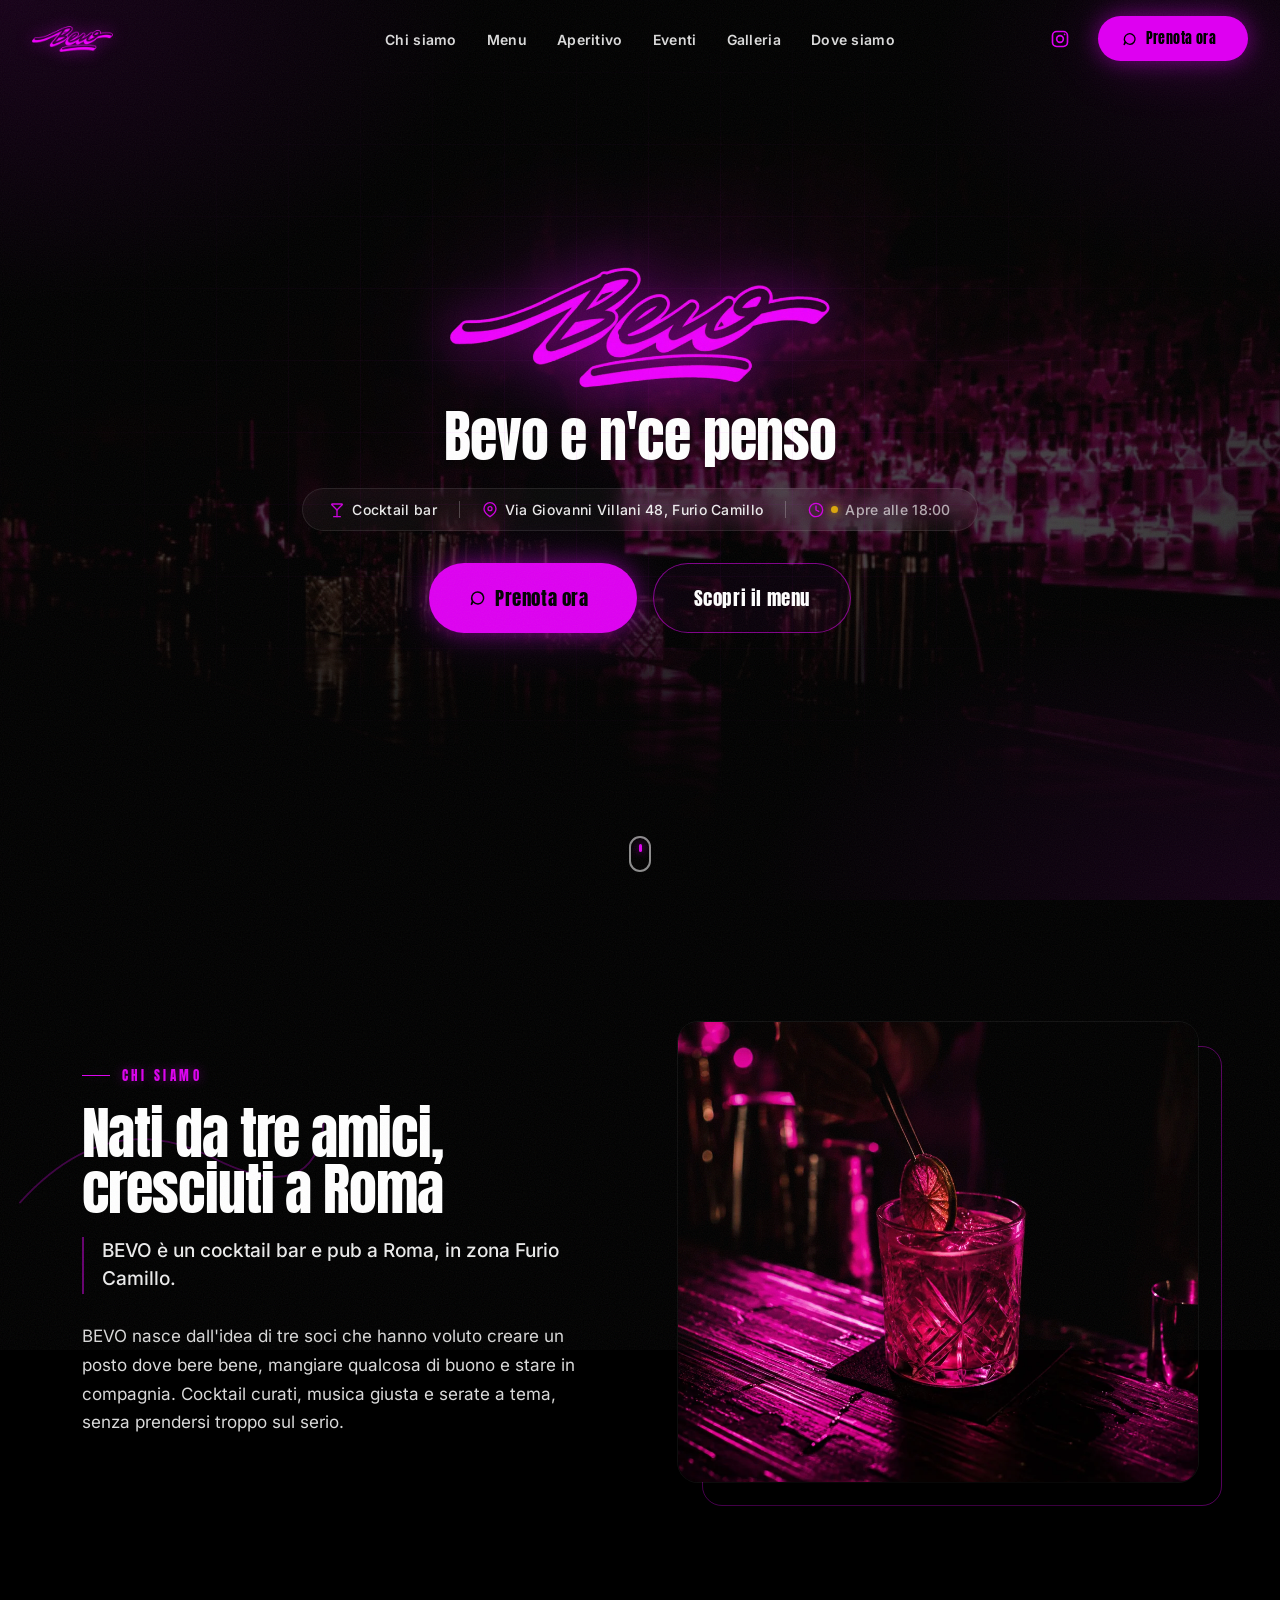
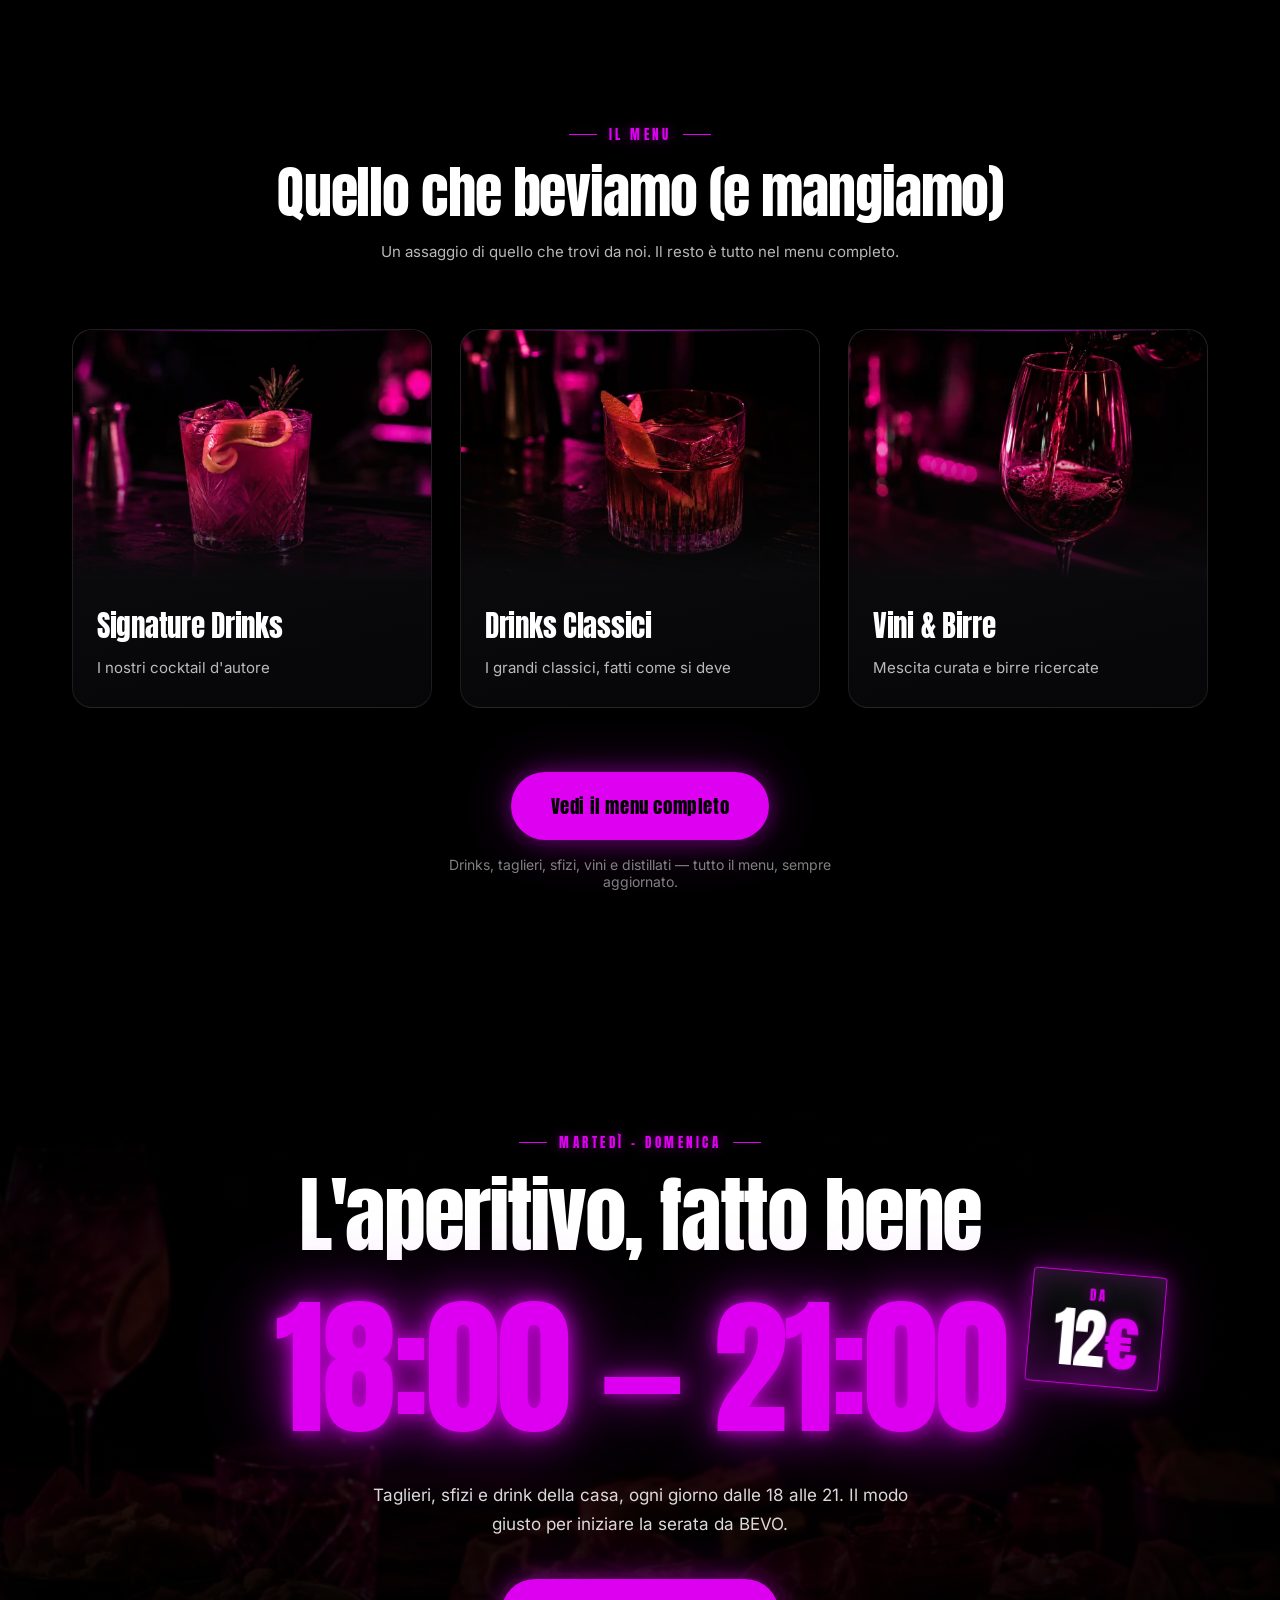
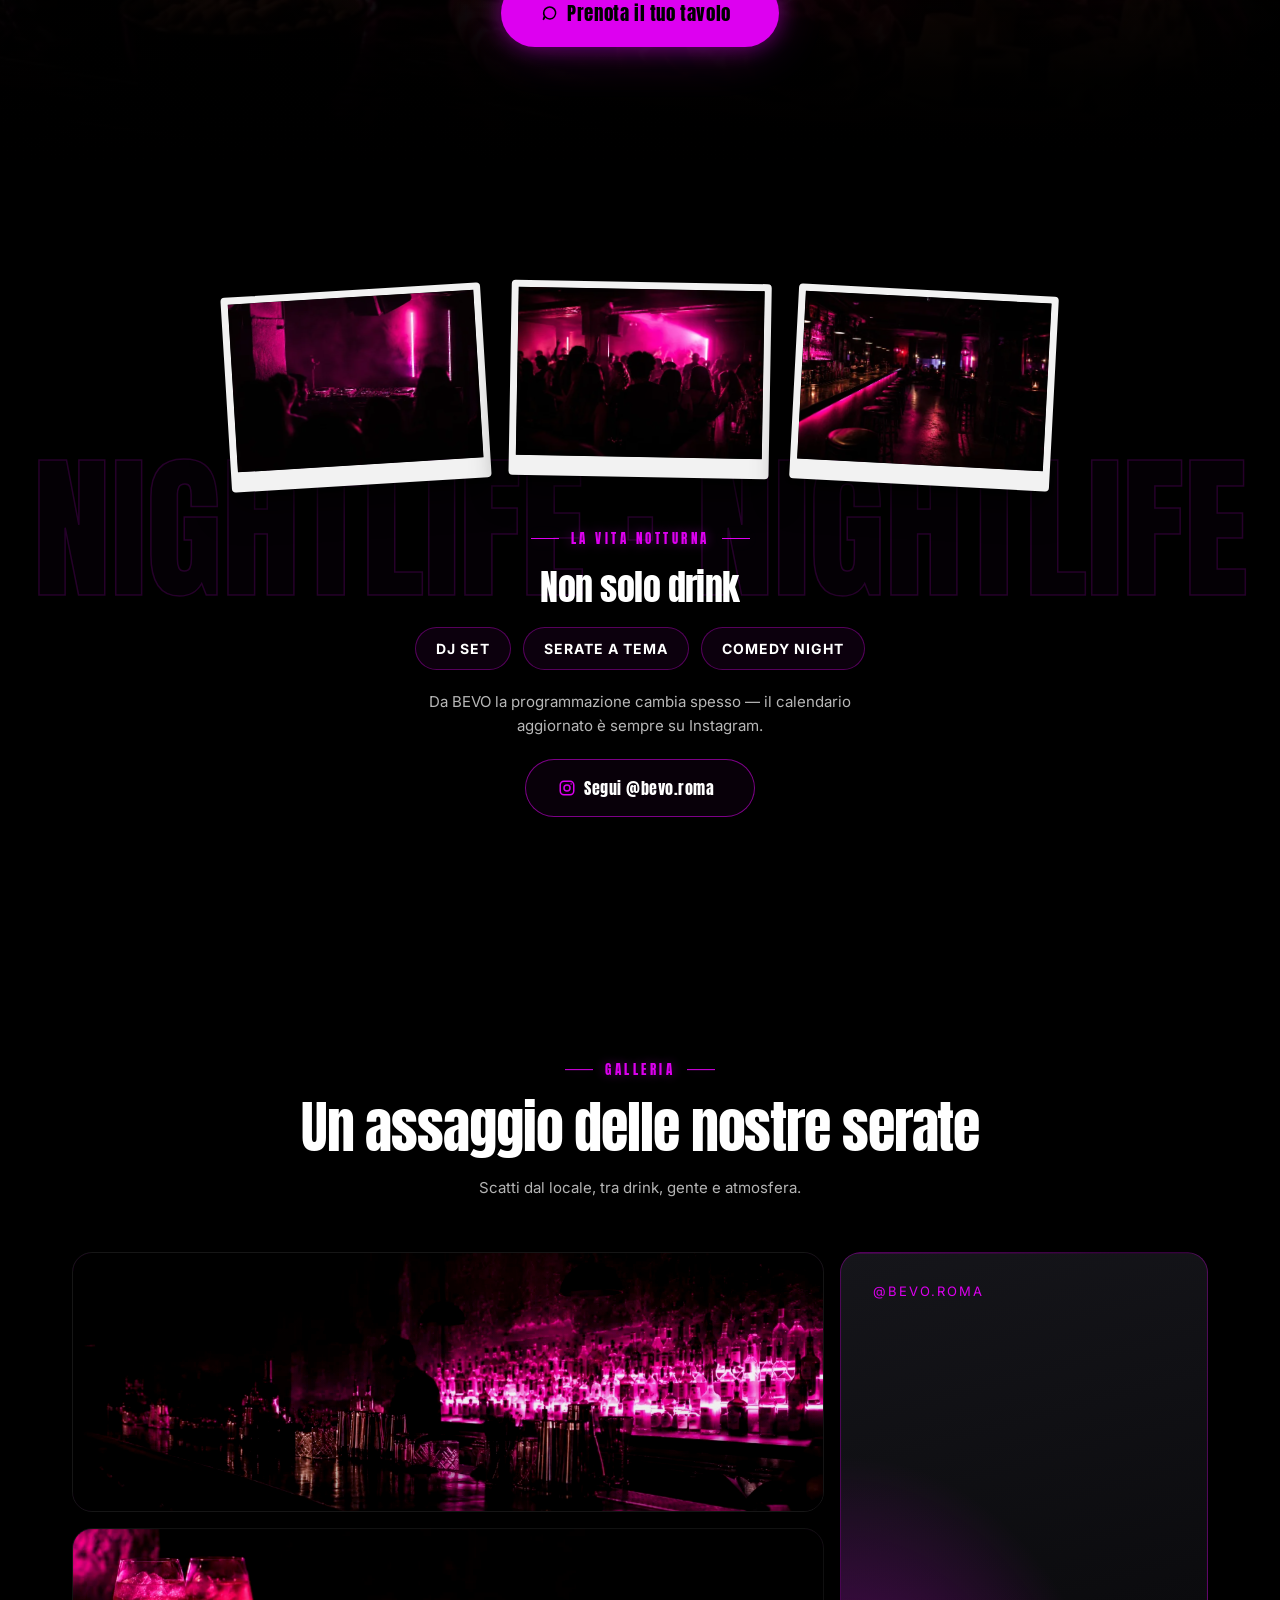
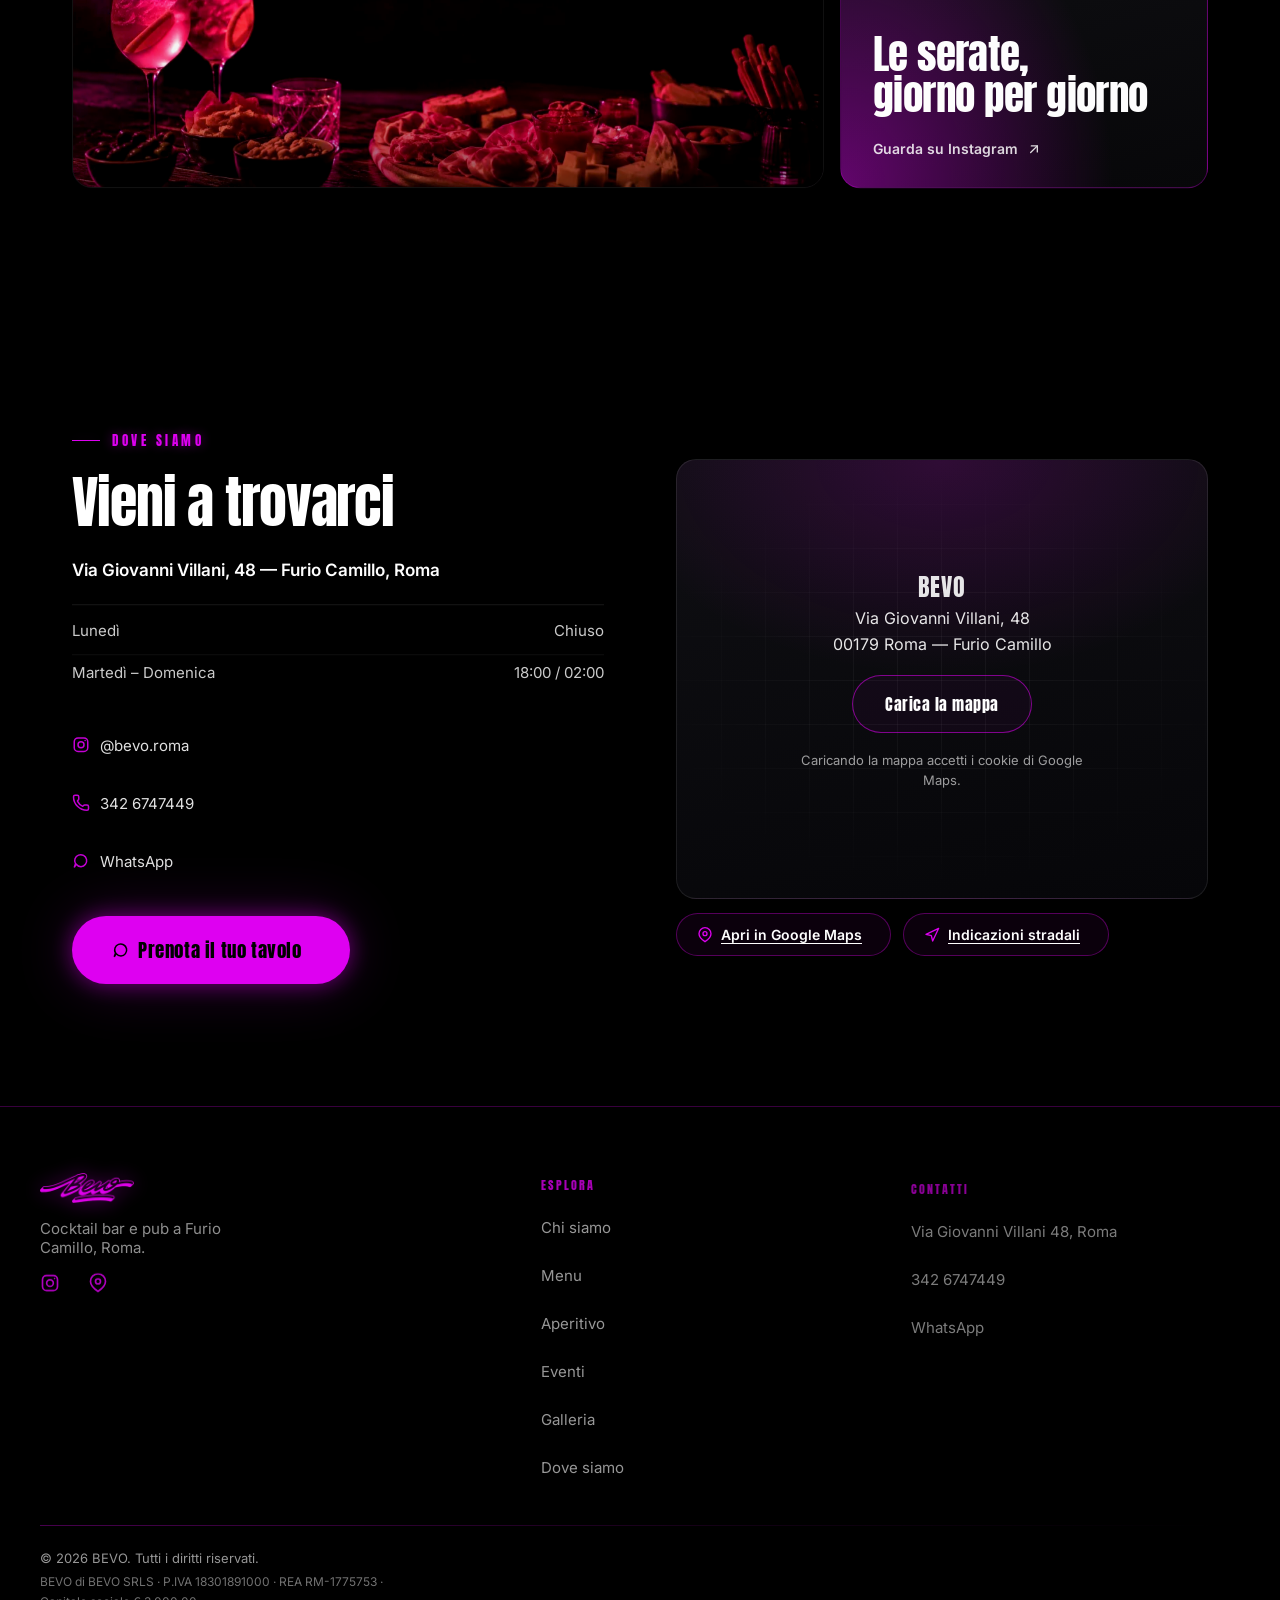
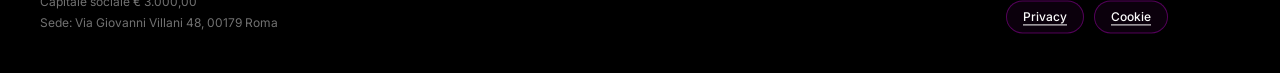
<file: index.html>
<!DOCTYPE html>
<!--
  TODO prima del lancio — dipendenze esterne ancora aperte:

  1. DOMINIO: sostituire ovunque la stringa https://DOMINIO con il dominio
     definitivo. Compare in: canonical, og:url, og:image, twitter:image e nel
     JSON-LD (url, image).
  2. DATI LEGALI: riempire [RAGIONE_SOCIALE], [P_IVA] e [INDIRIZZO] nel footer,
     e pubblicare /privacy.html e /cookie.html.
  3. FAVICON E ICONE: il cliente deve fornire favicon-32.png, favicon-192.png
     e apple-touch-icon.png in /assets/. La riga per l'SVG è commentata sotto:
     va riattivata quando il logo vettoriale sarà disponibile.
  4. FOTO GALLERIA: la griglia non ha più i riquadri vuoti, ma i tre scatti
     che mostra sono riusati da altre sezioni e tenuti insieme da un duotone
     magenta. Servono foto vere del locale (serata, bancone, gente). Quando
     arrivano: sostituire i src nelle tile e togliere la classe
     `gallery__grid--placeholder` dal contenitore, che disattiva il duotone.
  5. HERO: hero-bg.webp è 1200px nativi ma viene reso più largo su desktop.
     Serve l'originale ad alta risoluzione per generare le varianti 1600/2000.
-->
<html lang="it">
<head>
  <meta charset="UTF-8">
  <meta name="viewport" content="width=device-width, initial-scale=1.0">
  <title>BEVO — Cocktail bar a Roma Furio Camillo | Bevo e n'ce penso</title>
  <meta name="description" content="Cocktail bar e pub a Furio Camillo, Roma. Aperitivo da 12€ dalle 18 alle 21, drink d'autore e serate a tema. Prenota su WhatsApp.">
  <meta name="robots" content="index, follow, max-image-preview:large">
  <meta name="theme-color" content="#000000">
  <link rel="canonical" href="https://DOMINIO/">

  <link rel="icon" type="image/x-icon" sizes="256x256" href="favicon.ico">
  <link rel="apple-touch-icon" href="apple-touch-icon.png">

  <meta property="og:locale" content="it_IT">
  <meta property="og:site_name" content="BEVO">
  <meta property="og:title" content="BEVO — Cocktail Bar a Furio Camillo, Roma">
  <meta property="og:description" content="Cocktail bar e pub a Furio Camillo. Aperitivo dalle 18 alle 21, drink d'autore, aperto martedì-domenica fino alle 2.">
  <meta property="og:type" content="restaurant.bar">
  <meta property="og:url" content="https://DOMINIO/">
  <meta property="og:image" content="https://DOMINIO/assets/img/hero-bg.webp">
  <!-- Dimensioni reali del file. hero-bg.webp è 1200x675 (16:9), non il
       1200x630 canonico dell'Open Graph: dichiarare misure sbagliate farebbe
       ritagliare male l'anteprima. TODO: immagine social dedicata 1200x630. -->
  <meta property="og:image:width" content="1200">
  <meta property="og:image:height" content="675">

  <meta name="twitter:card" content="summary_large_image">
  <meta name="twitter:title" content="BEVO — Cocktail Bar a Furio Camillo, Roma">
  <meta name="twitter:description" content="Cocktail bar e pub a Furio Camillo. Aperitivo dalle 18 alle 21, drink d'autore, aperto martedì-domenica fino alle 2.">
  <meta name="twitter:image" content="https://DOMINIO/assets/img/hero-bg.webp">

  <!-- I font sono ospitati in locale (vedi gli @font-face in cima a style.css):
       niente più preconnect né foglio di stile da Google, e quindi nessuna
       richiesta a terzi prima del consenso.

       Il preload copre i soli sottoinsiemi `latin`, che sono quelli che questa
       pagina usa davvero: i `latin-ext` restano dichiarati per sicurezza ma
       vengono scaricati solo se compare un carattere che li richiede, ed è
       giusto che sia il browser a deciderlo.

       `crossorigin` è obbligatorio anche se il file è nostro: i font vengono
       richiesti sempre in modalità CORS, e senza l'attributo il preload
       finisce in una cache separata da quella che userà @font-face — il file
       verrebbe scaricato due volte. -->
  <link rel="preload" as="font" type="font/woff2" href="assets/fonts/anton-latin.woff2" crossorigin>
  <link rel="preload" as="font" type="font/woff2" href="assets/fonts/inter-latin.woff2" crossorigin>

  <!-- Immagine LCP: la si annuncia prima che il parser arrivi alla hero. -->
  <link rel="preload" as="image" href="assets/img/hero-bg.webp"
        imagesrcset="assets/img/hero-bg-800.webp 800w, assets/img/hero-bg.webp 1200w"
        imagesizes="100vw" fetchpriority="high">

  <link rel="stylesheet" href="css/style.css">

  <!-- Marca il documento come "animabile" PRIMA del primo disegno: è questa
       classe che fa applicare l'opacità 0 agli elementi con [data-reveal].
       Deve stare inline e qui, non in un file: caricata dopo, si vedrebbe un
       lampo di contenuto già visibile che poi sparisce.
       Se JavaScript è disattivato la classe non viene mai messa, la regola CSS
       non si applica e la pagina resta interamente leggibile. Se invece GSAP
       non si carica, è motion.js a rimuoverla. -->
  <script>document.documentElement.classList.add('js-motion');</script>

  <script type="application/ld+json">
  {
    "@context": "https://schema.org",
    "@type": "BarOrPub",
    "name": "BEVO",
    "address": {
      "@type": "PostalAddress",
      "streetAddress": "Via Giovanni Villani 48",
      "addressLocality": "Roma",
      "postalCode": "00179",
      "addressCountry": "IT"
    },
    "telephone": "+393426747449",
    "url": "https://DOMINIO/",
    "image": ["https://DOMINIO/assets/img/hero-bg.webp"],
    "priceRange": "€€",
    "acceptsReservations": "https://wa.me/393426747449",
    "servesCuisine": ["Cocktail", "Aperitivo", "Cucina romana"],
    "hasMenu": "https://www.leggimenu.it/menu/7hqk3faj7pt1",
    "geo": {
      "@type": "GeoCoordinates",
      "latitude": "41.8693142",
      "longitude": "12.5171454"
    },
    "openingHoursSpecification": [
      {
        "@type": "OpeningHoursSpecification",
        "dayOfWeek": ["Tuesday", "Wednesday", "Thursday", "Friday", "Saturday", "Sunday"],
        "opens": "18:00",
        "closes": "02:00"
      },
      {
        "@type": "OpeningHoursSpecification",
        "dayOfWeek": "Monday",
        "opens": "00:00",
        "closes": "00:00"
      }
    ],
    "sameAs": ["https://www.instagram.com/bevo.roma/"]
  }
  </script>
</head>
<body>

  <a class="skip-link" href="#main">Vai al contenuto</a>
  <a class="skip-link" href="#dove-siamo">Vai a dove siamo</a>

  <!-- Grana di pellicola sopra tutta la pagina. Puramente decorativa: fuori
       dal flusso, non cliccabile, invisibile agli screen reader. -->
  <div class="grain" aria-hidden="true"></div>

  <nav class="site-nav" id="site-nav" aria-label="Navigazione principale">
    <a href="#top" class="site-nav__logo" aria-label="BEVO — torna in cima">
      <!-- Header sempre visibile: questo logo è above-the-fold, niente lazy.
           Quelli nell'overlay e nel footer restano lazy. -->
      <img src="assets/img/bevo-logo-200.webp" alt="BEVO" width="200" height="64" decoding="async" class="site-nav__logo-img">
    </a>

    <ul class="site-nav__links">
      <li><a href="#chi-siamo">Chi siamo</a></li>
      <li><a href="#menu">Menu</a></li>
      <li><a href="#aperitivo">Aperitivo</a></li>
      <li><a href="#eventi">Eventi</a></li>
      <li><a href="#galleria">Galleria</a></li>
      <li><a href="#dove-siamo">Dove siamo</a></li>
    </ul>

    <div class="site-nav__actions">
      <a href="https://www.instagram.com/bevo.roma/" class="site-nav__icon-link" target="_blank" rel="noopener" aria-label="Instagram di BEVO (si apre in una nuova scheda)">
        <svg width="20" height="20" viewBox="0 0 24 24" fill="none" stroke="currentColor" stroke-width="2" aria-hidden="true"><rect x="3" y="3" width="18" height="18" rx="5"></rect><circle cx="12" cy="12" r="4"></circle><circle cx="17.5" cy="6.5" r="1" fill="currentColor" stroke="none"></circle></svg>
      </a>
      <a href="https://wa.me/393426747449?text=Ciao%20BEVO%21%20Vorrei%20prenotare%20un%20tavolo%2C%20mi%20dite%20le%20disponibilit%C3%A0%3F" class="btn btn--primary btn--xs site-nav__cta" target="_blank" rel="noopener">
        <svg width="16" height="16" viewBox="0 0 24 24" fill="none" stroke="currentColor" stroke-width="2" aria-hidden="true"><path d="M3 21l1.65-4.95A8 8 0 1112 20a8 8 0 01-6.4-3.2z"></path></svg>
        Prenota ora<span class="sr-only"> (si apre in una nuova scheda)</span>
      </a>
      <button type="button" class="site-nav__toggle" id="site-nav-toggle" aria-expanded="false" aria-controls="site-nav-overlay" aria-label="Apri il menu">
        <svg width="22" height="22" viewBox="0 0 24 24" fill="none" stroke="currentColor" stroke-width="2" stroke-linecap="round" stroke-linejoin="round" aria-hidden="true"><path d="M4 5h16"></path><path d="M4 12h16"></path><path d="M4 19h16"></path></svg>
      </button>
    </div>
  </nav>

  <div class="site-nav__overlay" id="site-nav-overlay" role="dialog" aria-modal="true" aria-label="Menu di navigazione" aria-hidden="true">
    <div class="site-nav__overlay-top">
      <a href="#top" class="site-nav__logo" aria-label="BEVO — torna in cima">
        <img src="assets/img/bevo-logo-200.webp" alt="BEVO" width="200" height="64" loading="lazy" decoding="async" class="site-nav__logo-img">
      </a>
      <div class="site-nav__overlay-actions">
        <a href="https://www.instagram.com/bevo.roma/" class="site-nav__icon-link" target="_blank" rel="noopener" aria-label="Instagram di BEVO (si apre in una nuova scheda)">
          <svg width="20" height="20" viewBox="0 0 24 24" fill="none" stroke="currentColor" stroke-width="2" aria-hidden="true"><rect x="3" y="3" width="18" height="18" rx="5"></rect><circle cx="12" cy="12" r="4"></circle><circle cx="17.5" cy="6.5" r="1" fill="currentColor" stroke="none"></circle></svg>
        </a>
        <button type="button" class="site-nav__overlay-close" id="site-nav-overlay-close" aria-label="Chiudi il menu">
          <svg width="24" height="24" viewBox="0 0 24 24" fill="none" stroke="currentColor" stroke-width="2" stroke-linecap="round" stroke-linejoin="round" aria-hidden="true"><path d="M18 6 6 18"></path><path d="m6 6 12 12"></path></svg>
        </button>
      </div>
    </div>

    <div class="site-nav__overlay-center">
      <ul class="site-nav__overlay-links">
        <li><a href="#chi-siamo">Chi siamo</a></li>
        <li><a href="#menu">Menu</a></li>
        <li><a href="#aperitivo">Aperitivo</a></li>
        <li><a href="#eventi">Eventi</a></li>
        <li><a href="#galleria">Galleria</a></li>
        <li><a href="#dove-siamo">Dove siamo</a></li>
      </ul>
      <a href="https://wa.me/393426747449?text=Ciao%20BEVO%21%20Vorrei%20prenotare%20un%20tavolo%2C%20mi%20dite%20le%20disponibilit%C3%A0%3F" class="btn btn--primary btn--xs site-nav__overlay-cta" target="_blank" rel="noopener">
        <svg width="16" height="16" viewBox="0 0 24 24" fill="none" stroke="currentColor" stroke-width="2" aria-hidden="true"><path d="M3 21l1.65-4.95A8 8 0 1112 20a8 8 0 01-6.4-3.2z"></path></svg>
        Prenota ora<span class="sr-only"> (si apre in una nuova scheda)</span>
      </a>
    </div>
  </div>

  <header class="hero" id="top">
    <div class="hero__bg">
      <img class="hero__bg-img" src="assets/img/hero-bg.webp"
             srcset="assets/img/hero-bg-800.webp 800w, assets/img/hero-bg.webp 1200w"
             sizes="100vw" width="1200" height="675"
             fetchpriority="high" loading="eager" decoding="async"
             alt="" role="presentation">
      <div class="hero__bg-overlay"></div>
    </div>

    <div class="hero__content">
      <div class="hero__logo-wrap">
        <img class="hero__logo" data-reveal src="assets/img/bevo-logo.webp" alt="BEVO" width="680" height="217" fetchpriority="high" decoding="async">
      </div>

      <p class="hero__claim" data-reveal>Bevo e n'ce penso</p>

      <ul class="hero__info" data-reveal aria-label="Informazioni sul locale">
        <li class="hero__info-item">
          <svg class="hero__info-icon" width="16" height="16" viewBox="0 0 24 24" fill="none" stroke="currentColor" stroke-width="2" stroke-linecap="round" stroke-linejoin="round" aria-hidden="true"><path d="M12 12 4.207 4.207A.707.707 0 0 1 4.707 3h14.586a.707.707 0 0 1 .5 1.207z"></path><path d="M12 12v10"></path><path d="M7 22h10"></path></svg>
          <span>Cocktail bar</span>
        </li>
        <li class="hero__info-item">
          <svg class="hero__info-icon" width="16" height="16" viewBox="0 0 24 24" fill="none" stroke="currentColor" stroke-width="2" aria-hidden="true"><path d="M21 10c0 6-9 12-9 12s-9-6-9-12a9 9 0 1118 0z"></path><circle cx="12" cy="10" r="3"></circle></svg>
          <span>Via Giovanni Villani 48, Furio Camillo</span>
        </li>
        <li class="hero__info-item hero__status" id="hero-status">
          <svg class="hero__info-icon" width="16" height="16" viewBox="0 0 24 24" fill="none" stroke="currentColor" stroke-width="2" stroke-linecap="round" stroke-linejoin="round" aria-hidden="true"><circle cx="12" cy="12" r="10"></circle><path d="M12 6v6l4 2"></path></svg>
          <span class="hero__status-dot" aria-hidden="true"></span>
          <span class="hero__status-text" id="hero-status-text">Verifica orario…</span>
        </li>
      </ul>

      <div class="hero__actions" data-reveal>
        <a href="https://wa.me/393426747449?text=Ciao%20BEVO%21%20Vorrei%20prenotare%20un%20tavolo%2C%20mi%20dite%20le%20disponibilit%C3%A0%3F" class="btn btn--primary" target="_blank" rel="noopener">
          <svg width="18" height="18" viewBox="0 0 24 24" fill="none" stroke="currentColor" stroke-width="2" aria-hidden="true"><path d="M3 21l1.65-4.95A8 8 0 1112 20a8 8 0 01-6.4-3.2z"></path></svg>
          Prenota ora<span class="sr-only"> (si apre in una nuova scheda)</span>
        </a>
        <a href="#menu" class="btn btn--outline ">Scopri il menu</a>

      </div>
    </div>

    <div class="hero__scroll-indicator" aria-hidden="true">
      <div class="hero__scroll-track">
        <div class="hero__scroll-dot"></div>
      </div>
    </div>
  </header>

  <main id="main">

    <section class="about" id="chi-siamo" aria-labelledby="chi-siamo-title">
      <!-- L'h1 era una riga a sé sopra l'eyebrow, che esisteva solo per avere
           un h1 dentro <main> senza far concorrenza al titolo di sezione: si
           leggeva come una didascalia capitata lì per sbaglio.
           Ora l'h1 È il titolo della sezione — un solo elemento invece di due
           che dicono la stessa cosa — e le parole chiave stanno nel sommario
           qui sotto, che è una frase vera e ha un ruolo editoriale suo.
           La gerarchia resta corretta: un h1, poi tutti h2. -->
      <div class="about__text">
        <svg class="about__decor" viewBox="0 0 400 200" preserveAspectRatio="none" aria-hidden="true">
        <path d="M10 150 Q 120 20, 250 90 T 390 40" stroke="currentColor" stroke-width="4" fill="none" stroke-linecap="round"></path>
      </svg>
        <span class="eyebrow" data-reveal="up">CHI SIAMO</span>
        <h1 class="heading-lg" id="chi-siamo-title" data-reveal="title">Nati da tre amici,<br>cresciuti a Roma</h1>
        <p class="about__lead" data-reveal="up">
          BEVO è un cocktail bar e pub a Roma, in zona Furio Camillo.
        </p>
        <p class="body-text" data-reveal="up">
          BEVO nasce dall'idea di tre soci che hanno voluto creare un posto dove bere bene, mangiare qualcosa di buono e stare in compagnia. Cocktail curati, musica giusta e serate a tema, senza prendersi troppo sul serio.
        </p>
      </div>

      <div class="about__media" data-reveal="media">
        <img class="about__photo" loading="lazy" decoding="async" src="assets/img/chisiamo-photo.webp" alt="Bancone e dettaglio drink del locale BEVO" width="1000" height="1000">
      </div>
    </section>

    <section class="menu" id="menu" aria-labelledby="menu-title">
      <div class="menu__intro">
        <span class="eyebrow eyebrow--centered" data-reveal="up">IL MENU</span>
        <h2 class="heading-lg" id="menu-title" data-reveal="title">Quello che beviamo (e mangiamo)</h2>
        <p class="body-text body-text--muted" data-reveal="up">Un assaggio di quello che trovi da noi. Il resto è tutto nel menu completo.</p>
      </div>

      <div class="menu__grid">
        <article class="menu__card" data-reveal="card">
          <div class="menu__card-media">
            <img class="menu__card-photo" loading="lazy" decoding="async" src="assets/img/menu-signature.webp" alt="Cocktail d'autore BEVO" width="660" height="413">
          </div>
          <div class="menu__card-body">
            <h3 class="menu__card-title">Signature Drinks</h3>
            <p class="menu__card-desc">I nostri cocktail d'autore</p>
          </div>
        </article>

        <article class="menu__card" data-reveal="card">
          <div class="menu__card-media">
            <img class="menu__card-photo" loading="lazy" decoding="async" src="assets/img/menu-classici.webp" alt="Drink classico servito al banco" width="660" height="413">
          </div>
          <div class="menu__card-body">
            <h3 class="menu__card-title">Drinks Classici</h3>
            <p class="menu__card-desc">I grandi classici, fatti come si deve</p>
          </div>
        </article>

        <article class="menu__card" data-reveal="card">
          <div class="menu__card-media">
            <img class="menu__card-photo" loading="lazy" decoding="async" src="assets/img/menu-vini.webp" alt="Calice di vino e bottiglia" width="660" height="413">
          </div>
          <div class="menu__card-body">
            <h3 class="menu__card-title">Vini &amp; Birre</h3>
            <p class="menu__card-desc">Mescita curata e birre ricercate</p>
          </div>
        </article>
      </div>

      <div class="menu__cta" data-reveal="up">
        <a href="https://www.leggimenu.it/menu/7hqk3faj7pt1" class="btn btn--primary" target="_blank" rel="noopener">Vedi il menu completo<span class="sr-only"> (si apre in una nuova scheda)</span></a>
        <p class="menu__note">Drinks, taglieri, sfizi, vini e distillati — tutto il menu, sempre aggiornato.</p>
      </div>
    </section>

    <section class="aperitivo" id="aperitivo" aria-labelledby="aperitivo-title">
      <div class="aperitivo__bg">
        <img class="aperitivo__bg-img" src="assets/img/aperitivo-bg.webp" width="1200" height="514" loading="lazy" decoding="async" alt="" role="presentation">
        <div class="aperitivo__bg-overlay"></div>
      </div>

      <div class="aperitivo__content">
        <span class="eyebrow eyebrow--centered" data-reveal="up">MARTEDÌ – DOMENICA</span>

        <h2 class="heading-xl" id="aperitivo-title" data-reveal="title">L'aperitivo, fatto bene</h2>

        <p class="aperitivo__hours" data-reveal>18:00 — 21:00</p>

        <p class="body-text" data-reveal="up">
          Taglieri, sfizi e drink della casa, ogni giorno dalle 18 alle 21. Il modo giusto per iniziare la serata da BEVO.
        </p>

        <!-- Le due pill "Taglieri" e "Sfizi" stavano qui e sono state tolte:
             ripetevano due parole del paragrafo che le precede di 40px, e pur
             essendo identiche a vedersi una era un link a #menu e l'altra uno
             <span> inerte — stessa forma, affordance diverse. Tolto il rumore,
             il prezzo resta l'unico elemento fra il testo e la CTA, che è
             esattamente il ruolo che deve avere. -->
        <p class="aperitivo__price" data-reveal="up"><span class="aperitivo__price-from">Da</span><strong class="aperitivo__price-value">12<span class="aperitivo__price-cur">€</span></strong></p>

        <a href="https://wa.me/393426747449?text=Ciao%20BEVO%21%20Vorrei%20prenotare%20per%20l%27aperitivo%2C%20mi%20dite%20come%20funziona%3F" class="btn btn--primary" data-reveal="up" target="_blank" rel="noopener">
          <svg width="18" height="18" viewBox="0 0 24 24" fill="none" stroke="currentColor" stroke-width="2" aria-hidden="true"><path d="M3 21l1.65-4.95A8 8 0 1112 20a8 8 0 01-6.4-3.2z"></path></svg>
          Prenota il tuo tavolo<span class="sr-only"> (si apre in una nuova scheda)</span>
        </a>
      </div>
    </section>

    <section class="nightlife" id="eventi" aria-labelledby="eventi-title">
      <!-- Il data-reveal sta sul contenitore e non sulle singole foto di
           proposito: ognuna porta già una `transform: rotate(...)` dal CSS e
           un :hover che la raddrizza. Se GSAP scrivesse un transform inline su
           di loro, vincerebbe sulla regola CSS e spegnerebbe sia le rotazioni
           sia l'hover. Animando il blocco le foto restano intatte. -->
      <div class="nightlife__photos" data-reveal="media">
        <img class="nightlife__photo nightlife__photo--1" loading="lazy" decoding="async" src="assets/img/eventi-photo-1.webp" alt="DJ set in atmosfera serale" width="584" height="365">
        <img class="nightlife__photo nightlife__photo--2" loading="lazy" decoding="async" src="assets/img/eventi-photo-2.webp" alt="Gente che balla al locale" width="584" height="365">
        <img class="nightlife__photo nightlife__photo--3" loading="lazy" decoding="async" src="assets/img/eventi-photo-3.webp" alt="Atmosfera nightlife del locale" width="584" height="365">
      </div>

      <div class="nightlife__content">
        <!-- Filigrana decorativa: fuori dal flusso, non selezionabile e nascosta
             agli screen reader. Il testo è puro ornamento, l'informazione sta
             nell'eyebrow e nel titolo. Sta qui dentro perché è al blocco di
             testo che deve restare agganciata: da mobile, ancorata alla
             sezione, finirebbe coperta dalle foto impilate. -->
        <span class="nightlife__watermark" aria-hidden="true">NIGHTLIFE</span>

        <span class="eyebrow eyebrow--centered" data-reveal="up">LA VITA NOTTURNA</span>

        <h2 class="heading-md" id="eventi-title" data-reveal="title">Non solo drink</h2>

        <div class="nightlife__badges" data-reveal="up">
          <span class="tag tag--badge">DJ set</span>
          <span class="tag tag--badge">Serate a tema</span>
          <span class="tag tag--badge">Comedy night</span>
        </div>

        <p class="body-text body-text--muted" data-reveal="up">
          Da BEVO la programmazione cambia spesso — il calendario aggiornato è sempre su Instagram.
        </p>

        <a href="https://www.instagram.com/bevo.roma/" class="btn btn--outline btn--sm" data-reveal="up" target="_blank" rel="noopener">
          <svg width="18" height="18" viewBox="0 0 24 24" fill="none" stroke="currentColor" stroke-width="2" aria-hidden="true"><rect x="3" y="3" width="18" height="18" rx="5"></rect><circle cx="12" cy="12" r="4"></circle><circle cx="17.5" cy="6.5" r="1" fill="currentColor" stroke="none"></circle></svg>
          Segui @bevo.roma<span class="sr-only"> (si apre in una nuova scheda)</span>
        </a>
      </div>
    </section>

    <section class="gallery" id="galleria" aria-labelledby="galleria-title">
      <div class="gallery__intro">
        <span class="eyebrow eyebrow--centered" data-reveal="up">GALLERIA</span>
        <h2 class="heading-lg" id="galleria-title" data-reveal="title">Un assaggio delle nostre serate</h2>
        <p class="body-text body-text--muted" data-reveal="up">Scatti dal locale, tra drink, gente e atmosfera.</p>
      </div>

      <!-- Erano 8 tile placeholder con scritto "Foto serata", "Foto drink"...
           Otto riquadri vuoti costano più credibilità di quanta ne diano tre
           immagini vere, quindi la griglia è stata ridotta a ciò che si può
           davvero mostrare: tre scatti già in nostro possesso più un pannello
           Instagram, che è poi dove le foto delle serate stanno per davvero.

           Due foto e non tre, e sono le due che nel resto della pagina non si
           vedono: hero-bg e aperitivo-bg stanno sotto overlay quasi opachi
           nelle rispettive sezioni, quindi qui arrivano come immagini nuove.
           Il terzo scatto era chisiamo-photo, ben visibile poco più su: era
           l'unica ripetizione vera e si è tolta invece di mascherarla.
           Quando il cliente manderà le foto vere: aggiungere le tile, cambiare
           i src e togliere .gallery__grid--placeholder dal contenitore, che
           disattiva il velo magenta di uniformazione. -->
      <div class="gallery__grid gallery__grid--placeholder">
        <figure class="gallery__item gallery__item--wide" data-reveal="tile">
          <img class="gallery__img" loading="lazy" decoding="async"
               src="assets/img/hero-bg.webp" width="1200" height="675"
               alt="Interno di BEVO durante una serata">
        </figure>

        <figure class="gallery__item gallery__item--wide2" data-reveal="tile">
          <img class="gallery__img" loading="lazy" decoding="async"
               src="assets/img/aperitivo-bg.webp" width="1200" height="514"
               alt="Tagliere e tavolo apparecchiato per l'aperitivo da BEVO">
        </figure>

        <a class="gallery__item gallery__item--cta" data-reveal="tile"
           href="https://www.instagram.com/bevo.roma/" target="_blank" rel="noopener">
          <span class="gallery__cta-handle">@bevo.roma</span>
          <span class="gallery__cta-title">Le serate,<br>giorno per giorno</span>
          <span class="gallery__cta-action">
            Guarda su Instagram
            <svg width="16" height="16" viewBox="0 0 24 24" fill="none" stroke="currentColor" stroke-width="2" stroke-linecap="round" stroke-linejoin="round" aria-hidden="true"><path d="M7 17 17 7"></path><path d="M8 7h9v9"></path></svg>
            <span class="sr-only"> (si apre in una nuova scheda)</span>
          </span>
        </a>
      </div>
    </section>

    <section class="location" id="dove-siamo" aria-labelledby="dove-siamo-title">
      <div class="location__info">
        <span class="eyebrow" data-reveal="up">DOVE SIAMO</span>
        <h2 class="heading-lg" id="dove-siamo-title" data-reveal="title">Vieni a trovarci</h2>
        <address class="location__address" data-reveal="up">Via Giovanni Villani, 48 — Furio Camillo, Roma</address>

        <div class="location__hours" data-reveal="up">
          <div class="location__hours-row">
            <span>Lunedì</span><span>Chiuso</span>
          </div>
          <div class="location__hours-row">
            <span>Martedì – Domenica</span><span>18:00 / 02:00</span>
          </div>
        </div>

        <div class="location__links" data-reveal="up">
          <a href="https://www.instagram.com/bevo.roma/" class="location__link" target="_blank" rel="noopener">
            <svg width="18" height="18" viewBox="0 0 24 24" fill="none" stroke="currentColor" stroke-width="2" aria-hidden="true"><rect x="3" y="3" width="18" height="18" rx="5"></rect><circle cx="12" cy="12" r="4"></circle><circle cx="17.5" cy="6.5" r="1" fill="currentColor" stroke="none"></circle></svg>
            @bevo.roma<span class="sr-only"> (si apre in una nuova scheda)</span>
          </a>
          <a href="tel:+393426747449" class="location__link">
            <svg width="18" height="18" viewBox="0 0 24 24" fill="none" stroke="currentColor" stroke-width="2" stroke-linecap="round" stroke-linejoin="round" aria-hidden="true"><path d="M13.832 16.568a1 1 0 0 0 1.213-.303l.355-.465A2 2 0 0 1 17 15h3a2 2 0 0 1 2 2v3a2 2 0 0 1-2 2A18 18 0 0 1 2 4a2 2 0 0 1 2-2h3a2 2 0 0 1 2 2v3a2 2 0 0 1-.8 1.6l-.468.351a1 1 0 0 0-.292 1.233 14 14 0 0 0 6.392 6.384"></path></svg>
            342 6747449
          </a>
          <a href="https://wa.me/393426747449?text=Ciao%20BEVO%21%20Vorrei%20qualche%20informazione%20sul%20locale." class="location__link" target="_blank" rel="noopener">
            <svg width="18" height="18" viewBox="0 0 24 24" fill="none" stroke="currentColor" stroke-width="2" aria-hidden="true"><path d="M3 21l1.65-4.95A8 8 0 1112 20a8 8 0 01-6.4-3.2z"></path></svg>
            WhatsApp<span class="sr-only"> (si apre in una nuova scheda)</span>
          </a>
        </div>

        <a href="https://wa.me/393426747449?text=Ciao%20BEVO%21%20Vorrei%20prenotare%20un%20tavolo%2C%20mi%20dite%20le%20disponibilit%C3%A0%3F" class="btn btn--primary location__cta" target="_blank" rel="noopener">
        <svg width="18" height="18" viewBox="0 0 24 24" fill="none" stroke="currentColor" stroke-width="2" aria-hidden="true"><path d="M3 21l1.65-4.95A8 8 0 1112 20a8 8 0 01-6.4-3.2z"></path></svg>
        Prenota il tuo tavolo<span class="sr-only"> (si apre in una nuova scheda)</span>
      </a>
      </div>

      <div class="location__map-col" data-reveal="media">
        <!-- Facciata click-to-load: senza il click non parte nessuna richiesta
             verso Google, quindi nessun cookie di terze parti e nessun banner. -->
        <div class="location__map" id="location-map">
          <div class="location__map-facade" id="location-map-facade">
            <p class="location__map-address">
              <strong>BEVO</strong><br>
              Via Giovanni Villani, 48<br>
              00179 Roma — Furio Camillo
            </p>
            <button type="button" class="btn btn--outline btn--sm map__load" id="map-load">Carica la mappa</button>
            <p class="location__map-note">Caricando la mappa accetti i cookie di Google Maps.</p>
          </div>
        </div>

        <p class="location__map-links">
          <a href="https://share.google/FAhQCaxC06VNPIQZo" class="tag tag--link" target="_blank" rel="noopener">
            <svg width="16" height="16" viewBox="0 0 24 24" fill="none" stroke="currentColor" stroke-width="2" aria-hidden="true"><path d="M21 10c0 6-9 12-9 12s-9-6-9-12a9 9 0 1118 0z"></path><circle cx="12" cy="10" r="3"></circle></svg>
            Apri in Google Maps<span class="sr-only"> (si apre in una nuova scheda)</span>
          </a>
          <a href="https://www.google.com/maps/dir/?api=1&amp;destination=41.8693142%2C12.5171454" class="tag tag--link" target="_blank" rel="noopener">
            <svg width="16" height="16" viewBox="0 0 24 24" fill="none" stroke="currentColor" stroke-width="2" stroke-linejoin="round" aria-hidden="true"><polygon points="3 11 22 2 13 21 11 13 3 11"></polygon></svg>
            Indicazioni stradali<span class="sr-only"> (si apre in una nuova scheda)</span>
          </a>
        </p>
      </div>
    </section>

  </main>

  <footer class="site-footer">
    <div class="site-footer__inner">
      <div class="site-footer__top">
        <div class="site-footer__brand" data-reveal="up">
          <a href="#top" class="site-footer__logo-link" aria-label="BEVO — torna in cima">
            <img src="assets/img/bevo-logo-200.webp" alt="BEVO" width="200" height="64" loading="lazy" decoding="async" class="site-footer__logo">
          </a>
          <p class="site-footer__tagline">Cocktail bar e pub a Furio Camillo, Roma.</p>
          <div class="site-footer__social">
            <a href="https://www.instagram.com/bevo.roma/" class="site-footer__icon-link" target="_blank" rel="noopener" aria-label="Instagram di BEVO (si apre in una nuova scheda)">
              <svg width="20" height="20" viewBox="0 0 24 24" fill="none" stroke="currentColor" stroke-width="2" aria-hidden="true"><rect x="3" y="3" width="18" height="18" rx="5"></rect><circle cx="12" cy="12" r="4"></circle><circle cx="17.5" cy="6.5" r="1" fill="currentColor" stroke="none"></circle></svg>
            </a>
            <a href="https://share.google/Y7uX9VbksgOokOIGe" class="site-footer__icon-link" target="_blank" rel="noopener" aria-label="Scheda Google di BEVO (si apre in una nuova scheda)">
              <svg width="20" height="20" viewBox="0 0 24 24" fill="none" stroke="currentColor" stroke-width="2" aria-hidden="true"><path d="M21 10c0 6-9 12-9 12s-9-6-9-12a9 9 0 1118 0z"></path><circle cx="12" cy="10" r="3"></circle></svg>
            </a>
          </div>
        </div>

        <nav class="site-footer__col" aria-label="Sezioni del sito" data-reveal="up">
          <p class="site-footer__col-title">Esplora</p>
          <a href="#chi-siamo" class="site-footer__link">Chi siamo</a>
          <a href="#menu" class="site-footer__link">Menu</a>
          <a href="#aperitivo" class="site-footer__link">Aperitivo</a>
          <a href="#eventi" class="site-footer__link">Eventi</a>
          <a href="#galleria" class="site-footer__link">Galleria</a>
          <a href="#dove-siamo" class="site-footer__link">Dove siamo</a>
        </nav>

        <div class="site-footer__col" data-reveal="up">
          <p class="site-footer__col-title">Contatti</p>
          <address class="site-footer__address">
            <a href="https://www.google.com/maps/dir/?api=1&amp;destination=41.8693142%2C12.5171454" class="site-footer__link" target="_blank" rel="noopener">Via Giovanni Villani 48, Roma<span class="sr-only"> (si apre in una nuova scheda)</span></a>
          </address>
          <a href="tel:+393426747449" class="site-footer__link">342 6747449</a>
          <a href="https://wa.me/393426747449?text=Ciao%20BEVO%21%20Vorrei%20qualche%20informazione%20sul%20locale." class="site-footer__link" target="_blank" rel="noopener">WhatsApp<span class="sr-only"> (si apre in una nuova scheda)</span></a>
        </div>
      </div>

      <div class="site-footer__divider" role="presentation"></div>

      <div class="site-footer__bottom" data-reveal="up">
        <div class="site-footer__legal-block">
          <p class="site-footer__copy">© <span id="current-year"></span> BEVO. Tutti i diritti riservati.</p>
          <p class="site-footer__legal">BEVO di BEVO SRLS · P.IVA 18301891000 · REA RM-1775753 · Capitale sociale € 3.000,00<br>Sede: Via Giovanni Villani 48, 00179 Roma</p>
        </div>

        <nav class="site-footer__legal-links" aria-label="Informazioni legali">
          <a href="/privacy.html" class="tag tag--link">Privacy</a>
          <a href="/cookie.html" class="tag tag--link">Cookie</a>
        </nav>
      </div>
    </div>
  </footer>

  <button type="button" class="back-to-top" id="back-to-top" aria-label="Torna in cima alla pagina">
    <svg width="20" height="20" viewBox="0 0 24 24" fill="none" stroke="currentColor" stroke-width="2" stroke-linecap="round" stroke-linejoin="round" aria-hidden="true"><path d="M12 19V5"></path><path d="m5 12 7-7 7 7"></path></svg>
  </button>
  <nav class="quick-bar" id="quick-bar" aria-label="Azioni rapide">
    <a class="quick-bar__item" href="https://www.leggimenu.it/menu/7hqk3faj7pt1" target="_blank" rel="noopener">Menu<span class="sr-only"> (si apre in una nuova scheda)</span></a>
    <a class="quick-bar__item quick-bar__item--primary" href="https://wa.me/393426747449?text=Ciao%20BEVO%21%20Vorrei%20prenotare%20un%20tavolo%20per%20stasera." target="_blank" rel="noopener">Prenota<span class="sr-only"> (si apre in una nuova scheda)</span></a>
    <a class="quick-bar__item" href="#dove-siamo">Dove siamo</a>
  </nav>

  <script src="js/script.js"></script>

  <!-- GSAP ospitato in locale, non da CDN. Il resto della pagina è costruito
       per non contattare terze parti prima del consenso (vedi la facciata
       click-to-load della mappa): tirare la libreria da un CDN aprirebbe una
       connessione esterna a ogni visita, esattamente ciò che si è evitato
       altrove. In più toglie di mezzo un single point of failure.

       `defer` su tutti e tre, e l'ordine conta: ScrollTrigger si registra su
       gsap, motion.js li usa entrambi. Gli script deferiti mantengono l'ordine
       del documento, quindi la sequenza è garantita. Se uno dei due file non
       arriva, motion.js se ne accorge e riporta la pagina allo stato statico
       invece di lasciare il contenuto invisibile. -->
  <script defer src="js/gsap.min.js"></script>
  <script defer src="js/ScrollTrigger.min.js"></script>
  <!-- Lenis prima di motion.js, che lo istanzia. Stessa scelta di GSAP e per
       le stesse ragioni: ospitato in locale invece che da CDN, licenza MIT
       che lo consente. Se il file non arriva, motion.js se ne accorge e la
       pagina resta con lo scroll nativo — tutto il resto continua a girare. -->
  <script defer src="js/lenis.min.js"></script>
  <script defer src="js/motion.js"></script>
</body>
</html>
</file>
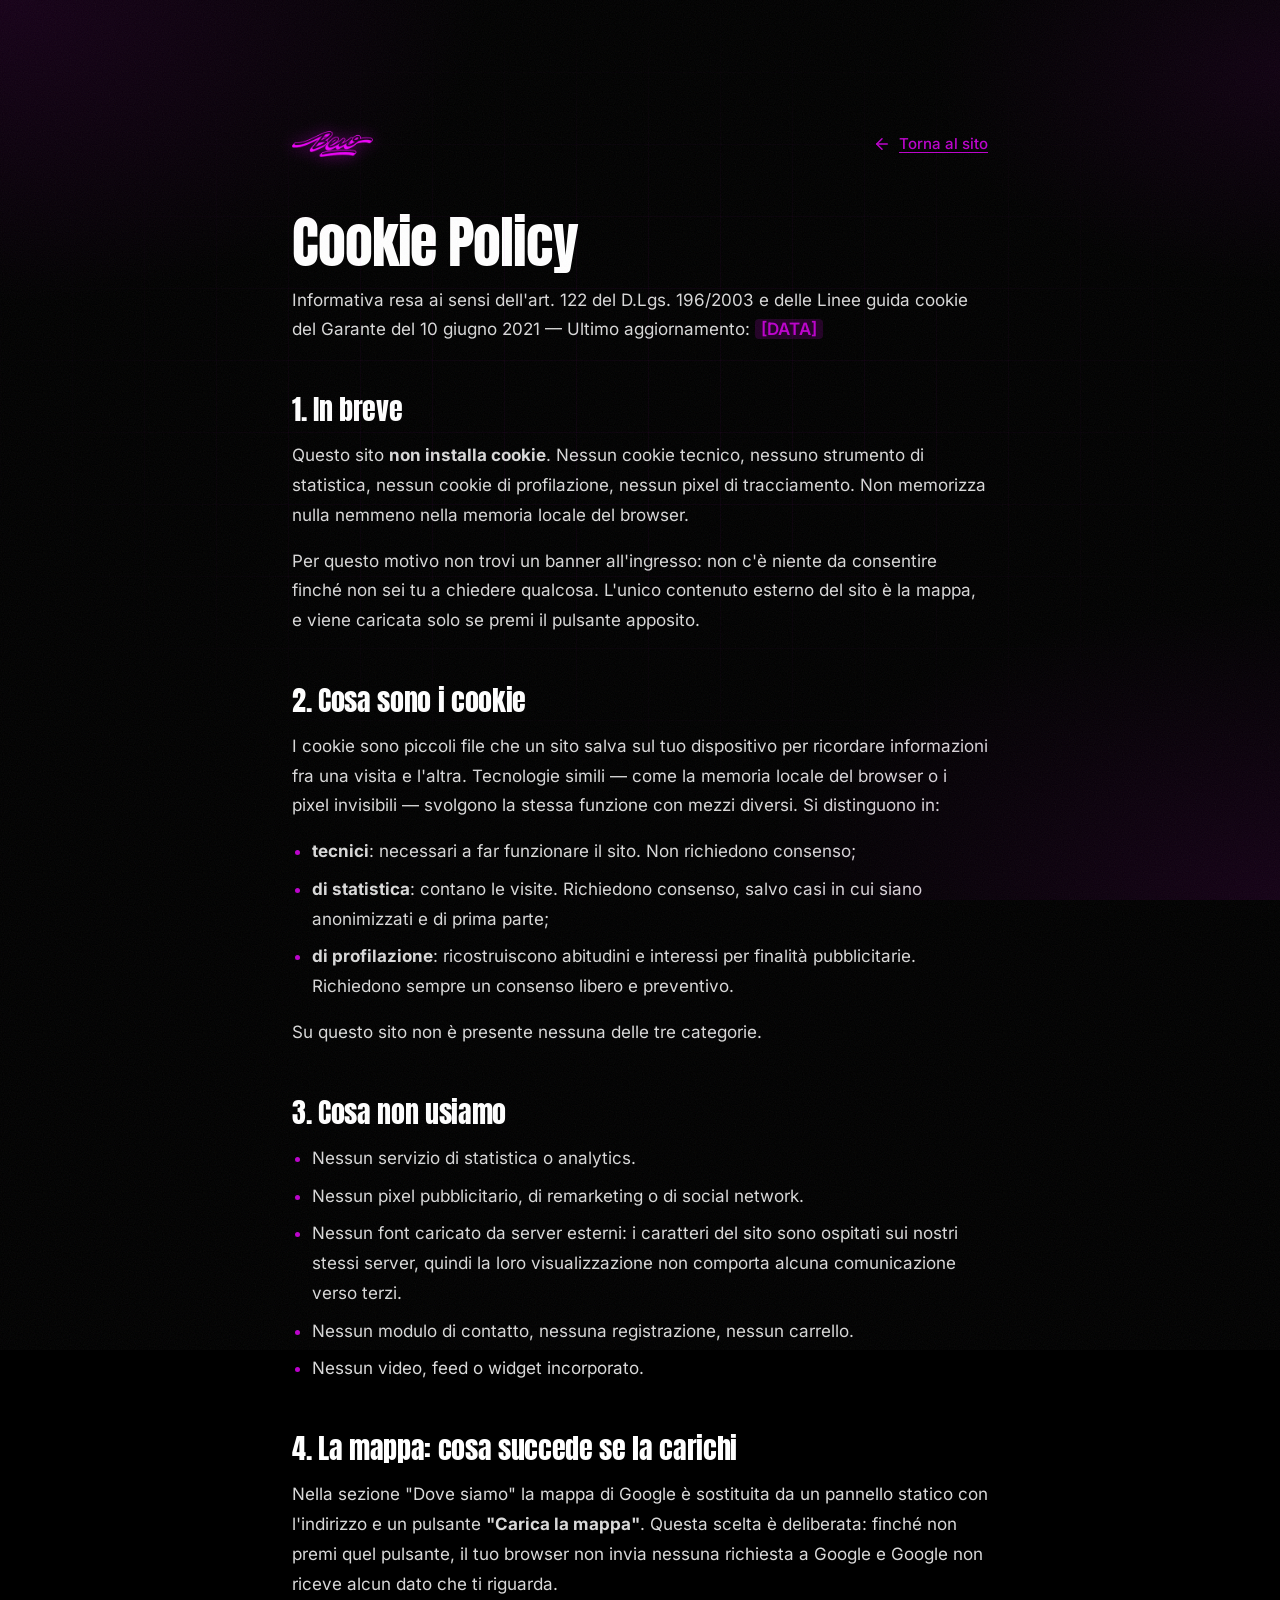
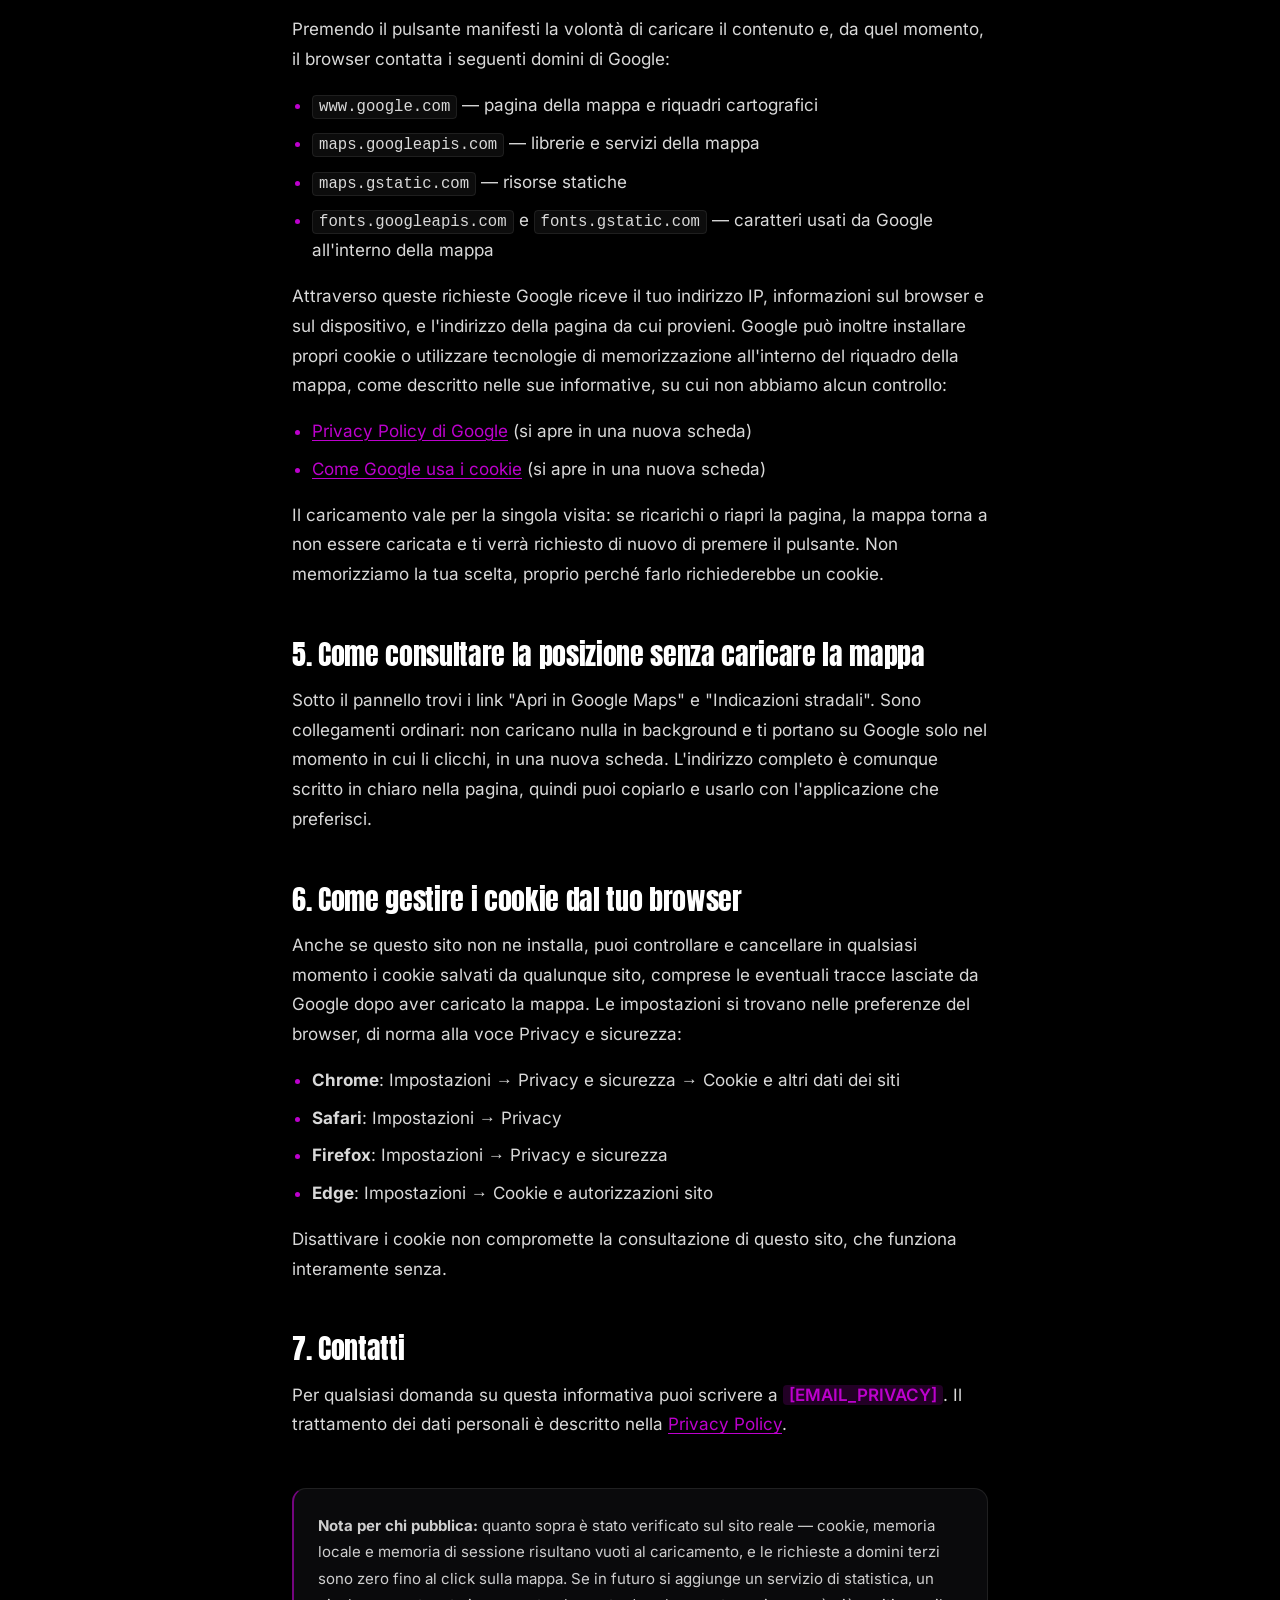
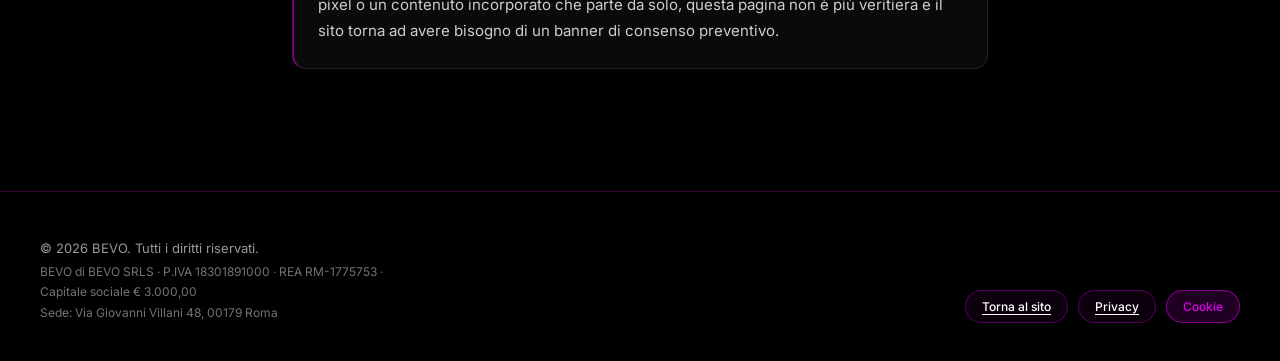
<file: cookie.html>
<!DOCTYPE html>
<!--
  TODO prima della pubblicazione — compilare i segnaposto <mark> nel testo.

  Il contenuto di questa pagina è verificato sul sito reale, non dedotto da un
  modello. Al caricamento, senza toccare nulla:
    document.cookie    -> vuoto
    localStorage       -> 0 chiavi
    sessionStorage     -> 0 chiavi
    iframe             -> 0
    richieste a terzi  -> 0 (i font sono ospitati in locale)

  Dopo il click su "Carica la mappa" la pagina contatta questi domini Google,
  rilevati dal pannello di rete: www.google.com, maps.gstatic.com,
  maps.googleapis.com, fonts.googleapis.com, fonts.gstatic.com.

  ATTENZIONE: se in futuro si aggiunge un tracker, un pixel, un servizio di
  statistica o un widget incorporato, questa pagina diventa falsa e il sito
  torna ad aver bisogno di un banner di consenso preventivo.

  Non è un documento validato da un legale.
-->
<html lang="it">
<head>
  <meta charset="UTF-8">
  <meta name="viewport" content="width=device-width, initial-scale=1.0">
  <title>Cookie Policy — BEVO</title>
  <meta name="description" content="Informativa sui cookie del sito di BEVO: quali tecnologie usiamo, quali no, e cosa succede quando carichi la mappa.">
  <meta name="robots" content="index, follow">
  <meta name="theme-color" content="#000000">

  <link rel="icon" href="/assets/favicon-32.png" sizes="32x32">
  <link rel="icon" href="/assets/favicon-192.png" sizes="192x192">
  <link rel="apple-touch-icon" href="/assets/apple-touch-icon.png">

  <link rel="preload" as="font" type="font/woff2" href="assets/fonts/inter-latin.woff2" crossorigin>
  <link rel="stylesheet" href="css/style.css">
</head>
<body>

  <a class="skip-link" href="#main">Vai al contenuto</a>

  <div class="grain" aria-hidden="true"></div>

  <main class="legal" id="main">

    <div class="legal__top">
      <a href="/" class="legal__logo" aria-label="BEVO — torna alla home">
        <img src="assets/img/bevo-logo-200.webp" alt="BEVO" width="200" height="64" decoding="async">
      </a>
      <a href="/" class="legal__back">
        <svg width="18" height="18" viewBox="0 0 24 24" fill="none" stroke="currentColor" stroke-width="2" stroke-linecap="round" stroke-linejoin="round" aria-hidden="true"><path d="M19 12H5"></path><path d="m12 19-7-7 7-7"></path></svg>
        Torna al sito
      </a>
    </div>

    <h1 class="heading-lg legal__title">Cookie Policy</h1>
    <p class="legal__meta">Informativa resa ai sensi dell'art. 122 del D.Lgs. 196/2003 e delle Linee guida cookie del Garante del 10 giugno 2021 — Ultimo aggiornamento: <mark>[DATA]</mark></p>

    <h2>1. In breve</h2>
    <p>Questo sito <strong>non installa cookie</strong>. Nessun cookie tecnico, nessuno strumento di statistica, nessun cookie di profilazione, nessun pixel di tracciamento. Non memorizza nulla nemmeno nella memoria locale del browser.</p>
    <p>Per questo motivo non trovi un banner all'ingresso: non c'è niente da consentire finché non sei tu a chiedere qualcosa. L'unico contenuto esterno del sito è la mappa, e viene caricata solo se premi il pulsante apposito.</p>

    <h2>2. Cosa sono i cookie</h2>
    <p>I cookie sono piccoli file che un sito salva sul tuo dispositivo per ricordare informazioni fra una visita e l'altra. Tecnologie simili — come la memoria locale del browser o i pixel invisibili — svolgono la stessa funzione con mezzi diversi. Si distinguono in:</p>
    <ul>
      <li><strong>tecnici</strong>: necessari a far funzionare il sito. Non richiedono consenso;</li>
      <li><strong>di statistica</strong>: contano le visite. Richiedono consenso, salvo casi in cui siano anonimizzati e di prima parte;</li>
      <li><strong>di profilazione</strong>: ricostruiscono abitudini e interessi per finalità pubblicitarie. Richiedono sempre un consenso libero e preventivo.</li>
    </ul>
    <p>Su questo sito non è presente nessuna delle tre categorie.</p>

    <h2>3. Cosa non usiamo</h2>
    <ul>
      <li>Nessun servizio di statistica o analytics.</li>
      <li>Nessun pixel pubblicitario, di remarketing o di social network.</li>
      <li>Nessun font caricato da server esterni: i caratteri del sito sono ospitati sui nostri stessi server, quindi la loro visualizzazione non comporta alcuna comunicazione verso terzi.</li>
      <li>Nessun modulo di contatto, nessuna registrazione, nessun carrello.</li>
      <li>Nessun video, feed o widget incorporato.</li>
    </ul>

    <h2>4. La mappa: cosa succede se la carichi</h2>
    <p>Nella sezione "Dove siamo" la mappa di Google è sostituita da un pannello statico con l'indirizzo e un pulsante <strong>"Carica la mappa"</strong>. Questa scelta è deliberata: finché non premi quel pulsante, il tuo browser non invia nessuna richiesta a Google e Google non riceve alcun dato che ti riguarda.</p>
    <p>Premendo il pulsante manifesti la volontà di caricare il contenuto e, da quel momento, il browser contatta i seguenti domini di Google:</p>
    <ul>
      <li><code>www.google.com</code> — pagina della mappa e riquadri cartografici</li>
      <li><code>maps.googleapis.com</code> — librerie e servizi della mappa</li>
      <li><code>maps.gstatic.com</code> — risorse statiche</li>
      <li><code>fonts.googleapis.com</code> e <code>fonts.gstatic.com</code> — caratteri usati da Google all'interno della mappa</li>
    </ul>
    <p>Attraverso queste richieste Google riceve il tuo indirizzo IP, informazioni sul browser e sul dispositivo, e l'indirizzo della pagina da cui provieni. Google può inoltre installare propri cookie o utilizzare tecnologie di memorizzazione all'interno del riquadro della mappa, come descritto nelle sue informative, su cui non abbiamo alcun controllo:</p>
    <ul>
      <li><a href="https://policies.google.com/privacy" target="_blank" rel="noopener">Privacy Policy di Google</a> (si apre in una nuova scheda)</li>
      <li><a href="https://policies.google.com/technologies/cookies" target="_blank" rel="noopener">Come Google usa i cookie</a> (si apre in una nuova scheda)</li>
    </ul>
    <p>Il caricamento vale per la singola visita: se ricarichi o riapri la pagina, la mappa torna a non essere caricata e ti verrà richiesto di nuovo di premere il pulsante. Non memorizziamo la tua scelta, proprio perché farlo richiederebbe un cookie.</p>

    <h2>5. Come consultare la posizione senza caricare la mappa</h2>
    <p>Sotto il pannello trovi i link "Apri in Google Maps" e "Indicazioni stradali". Sono collegamenti ordinari: non caricano nulla in background e ti portano su Google solo nel momento in cui li clicchi, in una nuova scheda. L'indirizzo completo è comunque scritto in chiaro nella pagina, quindi puoi copiarlo e usarlo con l'applicazione che preferisci.</p>

    <h2>6. Come gestire i cookie dal tuo browser</h2>
    <p>Anche se questo sito non ne installa, puoi controllare e cancellare in qualsiasi momento i cookie salvati da qualunque sito, comprese le eventuali tracce lasciate da Google dopo aver caricato la mappa. Le impostazioni si trovano nelle preferenze del browser, di norma alla voce Privacy e sicurezza:</p>
    <ul>
      <li><strong>Chrome</strong>: Impostazioni → Privacy e sicurezza → Cookie e altri dati dei siti</li>
      <li><strong>Safari</strong>: Impostazioni → Privacy</li>
      <li><strong>Firefox</strong>: Impostazioni → Privacy e sicurezza</li>
      <li><strong>Edge</strong>: Impostazioni → Cookie e autorizzazioni sito</li>
    </ul>
    <p>Disattivare i cookie non compromette la consultazione di questo sito, che funziona interamente senza.</p>

    <h2>7. Contatti</h2>
    <p>Per qualsiasi domanda su questa informativa puoi scrivere a <mark>[EMAIL_PRIVACY]</mark>. Il trattamento dei dati personali è descritto nella <a href="/privacy.html">Privacy Policy</a>.</p>

    <div class="legal__note">
      <p><strong>Nota per chi pubblica:</strong> quanto sopra è stato verificato sul sito reale — cookie, memoria locale e memoria di sessione risultano vuoti al caricamento, e le richieste a domini terzi sono zero fino al click sulla mappa. Se in futuro si aggiunge un servizio di statistica, un pixel o un contenuto incorporato che parte da solo, questa pagina non è più veritiera e il sito torna ad avere bisogno di un banner di consenso preventivo.</p>
    </div>

  </main>

  <footer class="site-footer site-footer--compact">
    <div class="site-footer__inner">
      <div class="site-footer__bottom">
        <div class="site-footer__legal-block">
          <p class="site-footer__copy">© <span id="current-year"></span> BEVO. Tutti i diritti riservati.</p>
          <p class="site-footer__legal">BEVO di BEVO SRLS · P.IVA 18301891000 · REA RM-1775753 · Capitale sociale € 3.000,00<br>Sede: Via Giovanni Villani 48, 00179 Roma</p>
        </div>

        <nav class="site-footer__legal-links" aria-label="Informazioni legali">
          <a href="/" class="tag tag--link">Torna al sito</a>
          <a href="/privacy.html" class="tag tag--link">Privacy</a>
          <a href="/cookie.html" class="tag tag--link" aria-current="page">Cookie</a>
        </nav>
      </div>
    </div>
  </footer>

  <script>document.getElementById('current-year').textContent = new Date().getFullYear();</script>
</body>
</html>
</file>
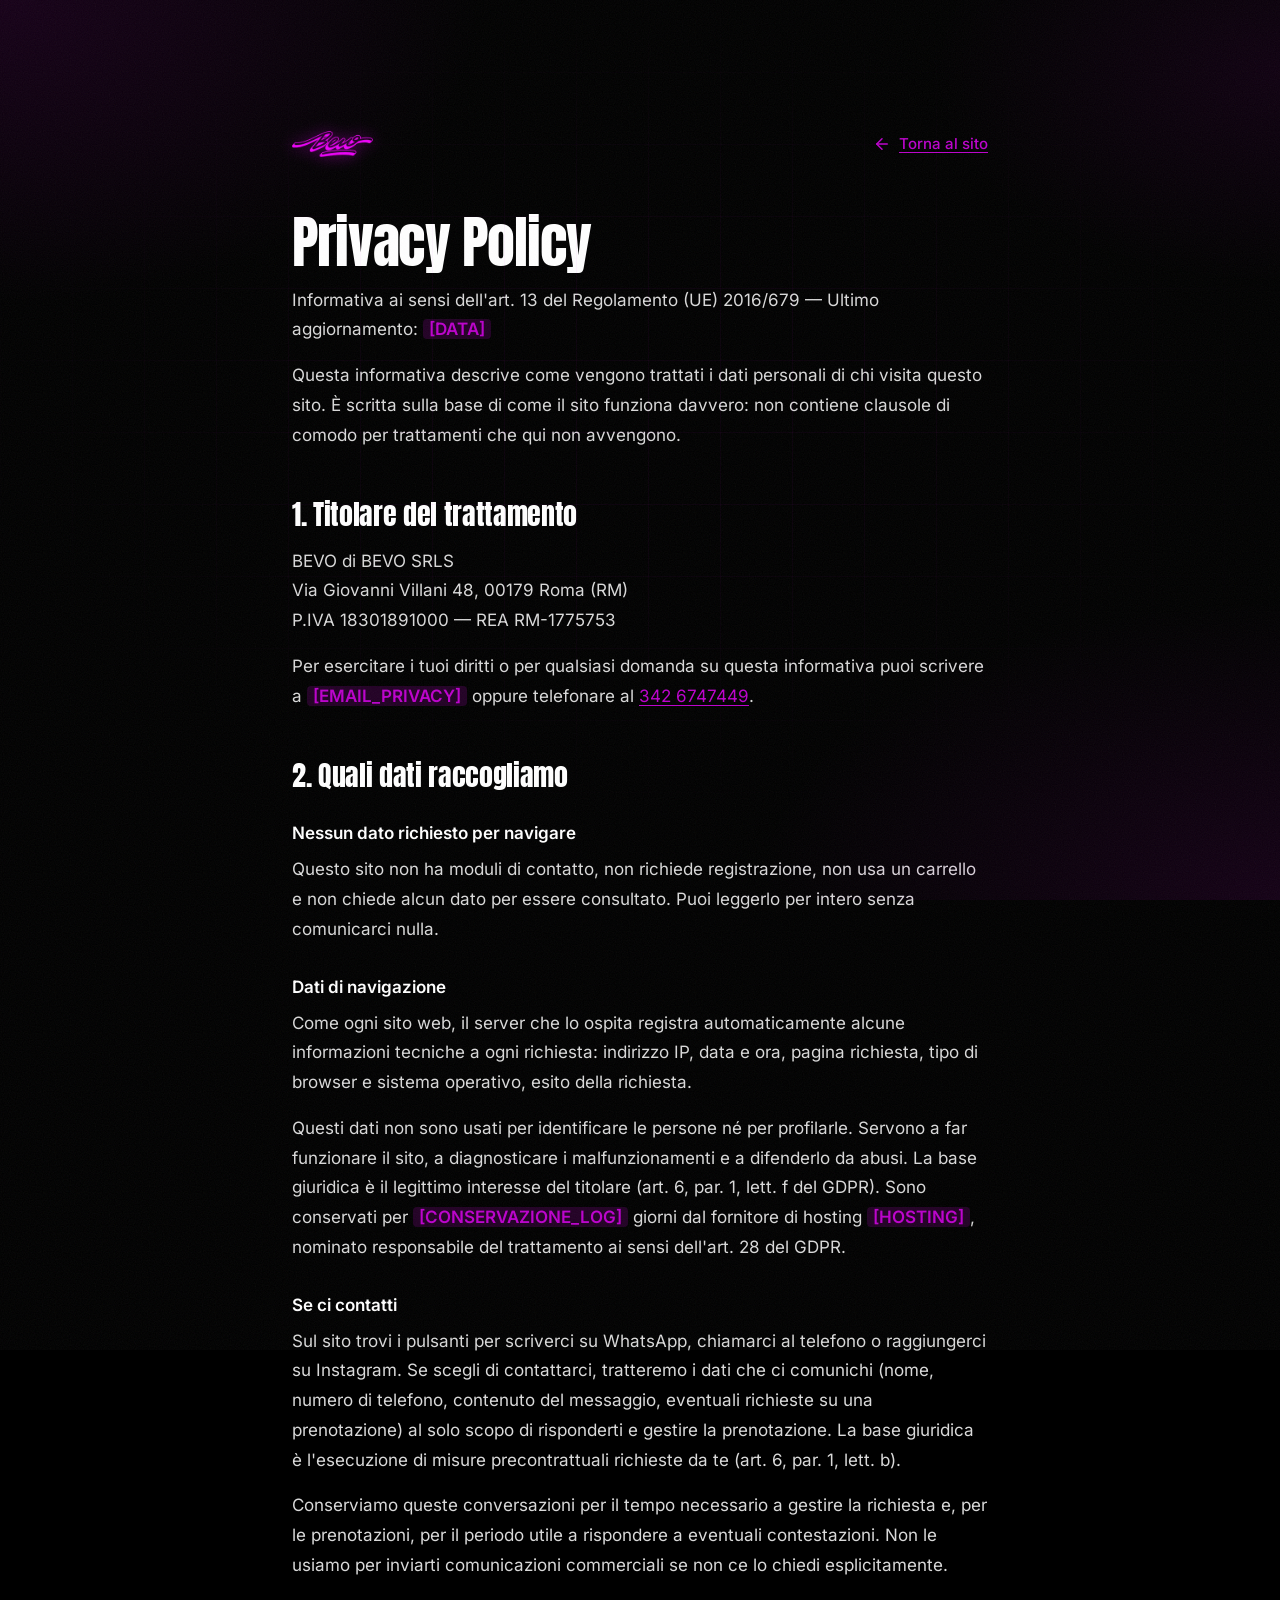
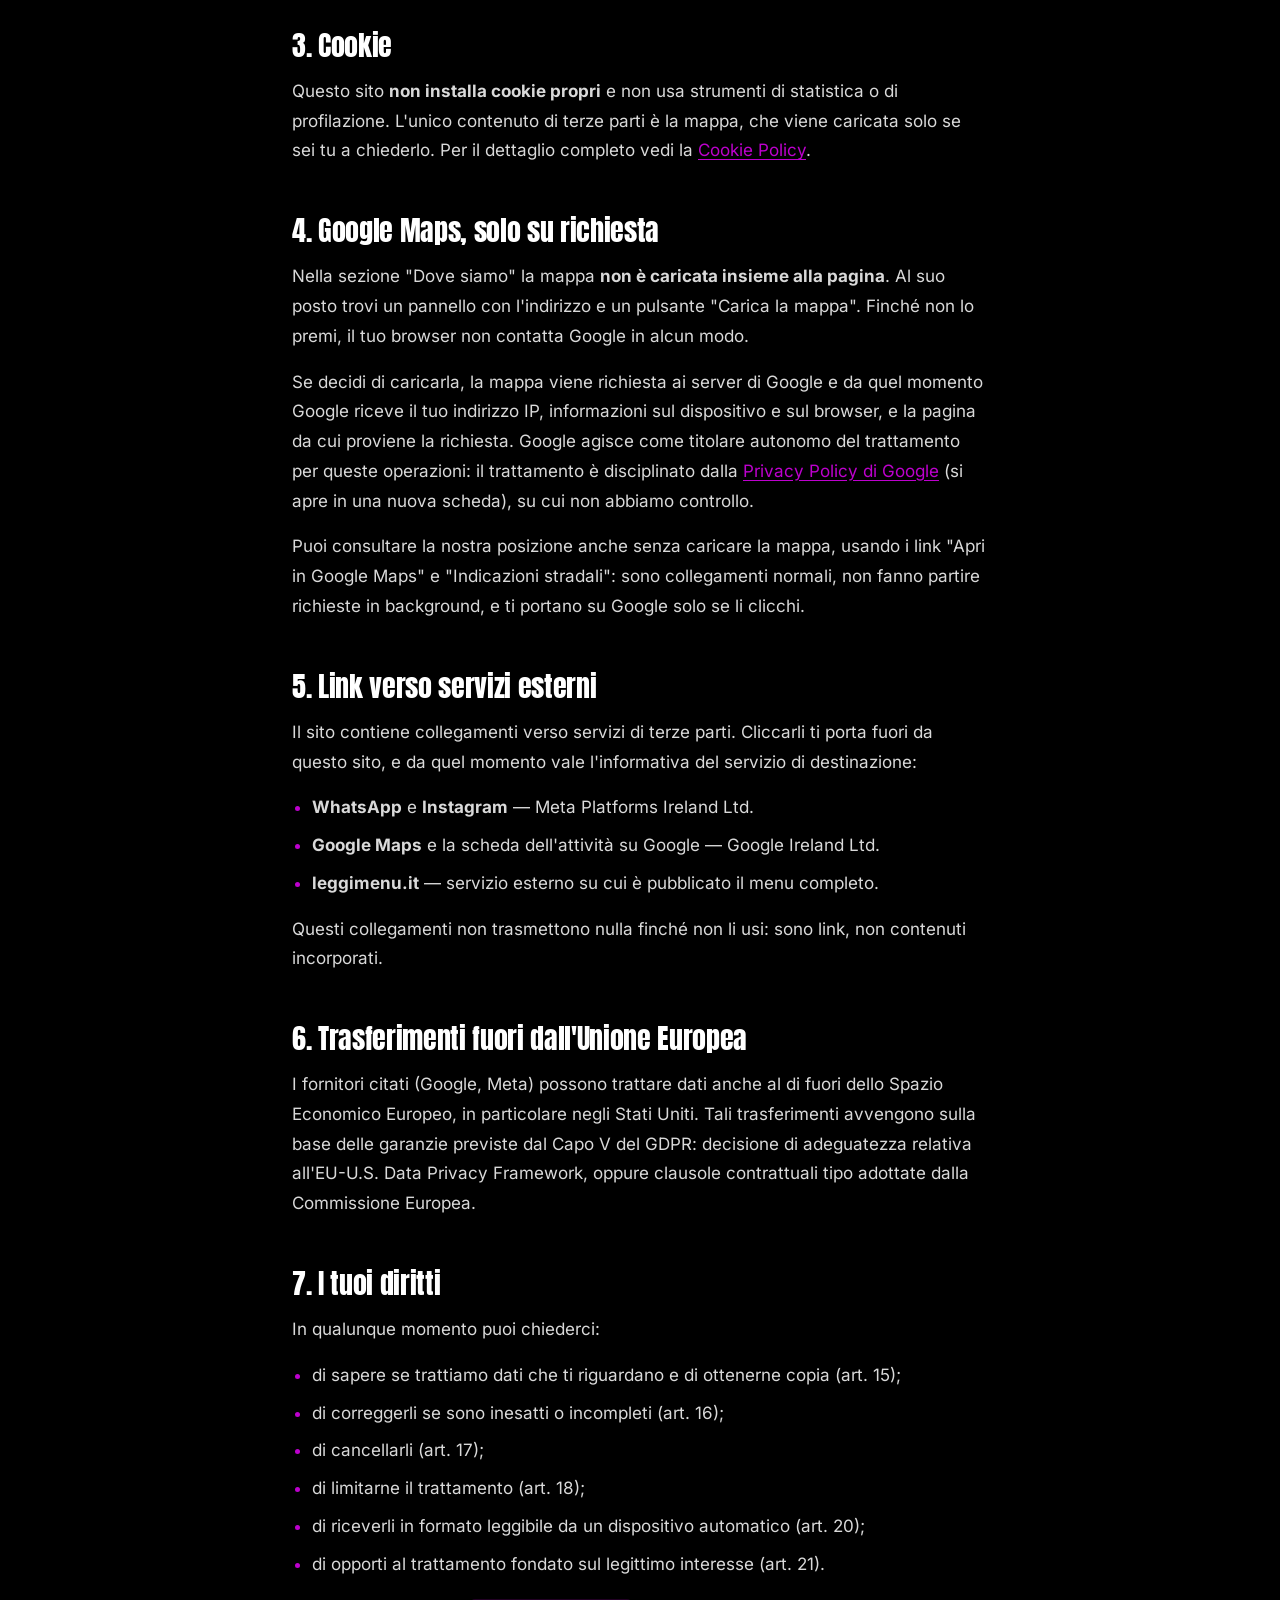
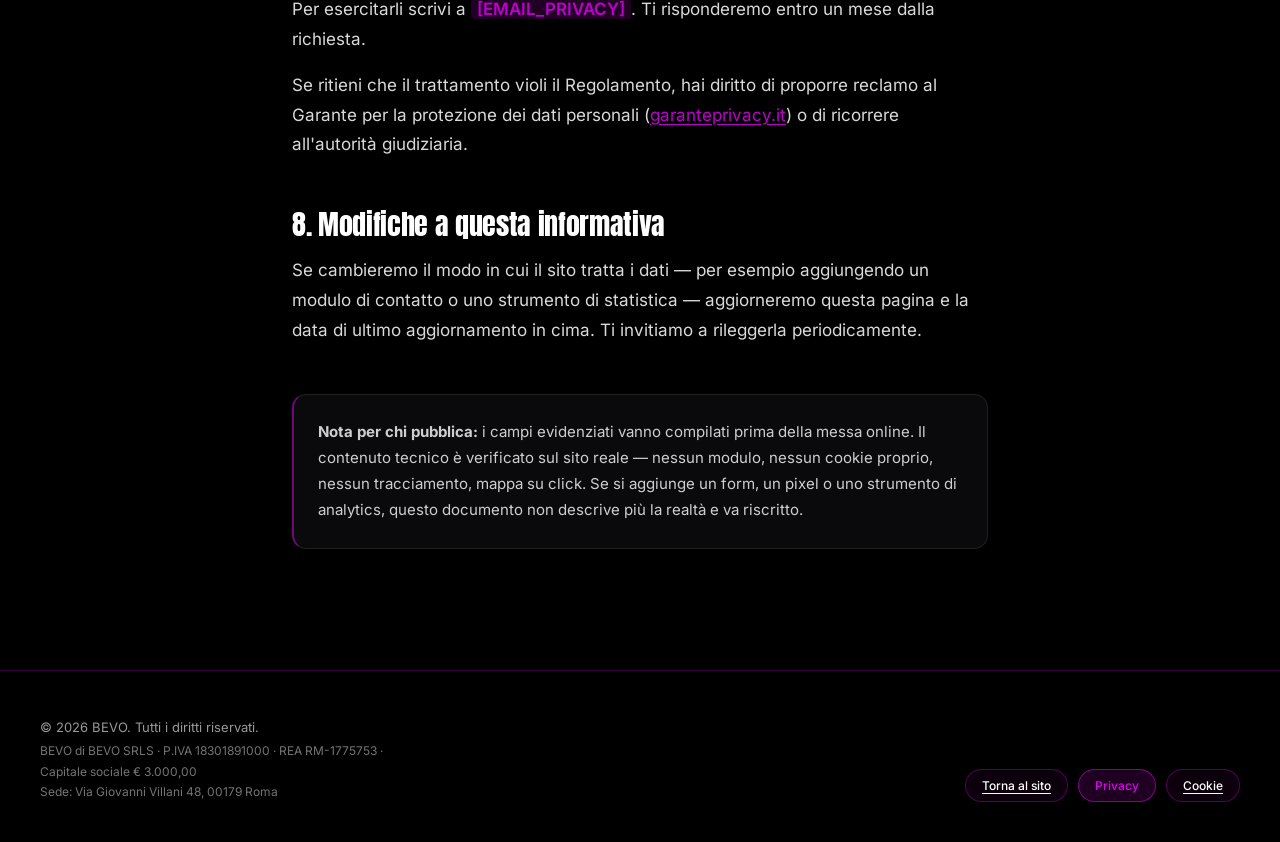
<file: privacy.html>
<!DOCTYPE html>
<!--
  TODO prima della pubblicazione — i segnaposto <mark> nel testo vanno compilati:

  Ragione sociale, P.IVA e sede sono già compilati (BEVO SRLS — P.IVA
  18301891000 — REA RM-1775753 — Via Giovanni Villani 48, 00179 Roma), presi
  dai dati societari del footer di index.html. Restano da riempire:

  [EMAIL_PRIVACY]    casella per le richieste degli interessati (art. 15-22 GDPR).
                     Serve un canale scritto: WhatsApp e telefono non bastano,
                     perché una richiesta di accesso va tracciata e va data
                     risposta entro un mese.
  [HOSTING]          fornitore di hosting (è un responsabile del trattamento
                     ex art. 28 e va nominato con contratto)
  [CONSERVAZIONE_LOG] giorni di conservazione dei log del server: il dato lo
                     fornisce l'hosting, non inventarlo
  [DATA]             data di pubblicazione

  Il contenuto tecnico di questo documento è verificato sul sito reale: nessun
  modulo, nessun cookie proprio, nessun analytics, mappa caricata solo su click.
  Se in futuro si aggiunge un form, un pixel o un tracker, questo testo non è
  più veritiero e va riscritto.

  Non è un documento validato da un legale: prima di pubblicarlo fallo leggere
  a chi si assume la responsabilità del trattamento.
-->
<html lang="it">
<head>
  <meta charset="UTF-8">
  <meta name="viewport" content="width=device-width, initial-scale=1.0">
  <title>Privacy Policy — BEVO</title>
  <meta name="description" content="Informativa sul trattamento dei dati personali del sito di BEVO, cocktail bar a Roma Furio Camillo.">
  <meta name="robots" content="index, follow">
  <meta name="theme-color" content="#000000">

  <link rel="icon" href="/assets/favicon-32.png" sizes="32x32">
  <link rel="icon" href="/assets/favicon-192.png" sizes="192x192">
  <link rel="apple-touch-icon" href="/assets/apple-touch-icon.png">

  <link rel="preload" as="font" type="font/woff2" href="assets/fonts/inter-latin.woff2" crossorigin>
  <link rel="stylesheet" href="css/style.css">
</head>
<body>

  <a class="skip-link" href="#main">Vai al contenuto</a>

  <div class="grain" aria-hidden="true"></div>

  <main class="legal" id="main">

    <div class="legal__top">
      <a href="/" class="legal__logo" aria-label="BEVO — torna alla home">
        <img src="assets/img/bevo-logo-200.webp" alt="BEVO" width="200" height="64" decoding="async">
      </a>
      <a href="/" class="legal__back">
        <svg width="18" height="18" viewBox="0 0 24 24" fill="none" stroke="currentColor" stroke-width="2" stroke-linecap="round" stroke-linejoin="round" aria-hidden="true"><path d="M19 12H5"></path><path d="m12 19-7-7 7-7"></path></svg>
        Torna al sito
      </a>
    </div>

    <h1 class="heading-lg legal__title">Privacy Policy</h1>
    <p class="legal__meta">Informativa ai sensi dell'art. 13 del Regolamento (UE) 2016/679 — Ultimo aggiornamento: <mark>[DATA]</mark></p>

    <p>Questa informativa descrive come vengono trattati i dati personali di chi visita questo sito. È scritta sulla base di come il sito funziona davvero: non contiene clausole di comodo per trattamenti che qui non avvengono.</p>

    <h2>1. Titolare del trattamento</h2>
    <p>
      BEVO di BEVO SRLS<br>
      Via Giovanni Villani 48, 00179 Roma (RM)<br>
      P.IVA 18301891000 — REA RM-1775753
    </p>
    <p>Per esercitare i tuoi diritti o per qualsiasi domanda su questa informativa puoi scrivere a <mark>[EMAIL_PRIVACY]</mark> oppure telefonare al <a href="tel:+393426747449">342 6747449</a>.</p>

    <h2>2. Quali dati raccogliamo</h2>

    <h3>Nessun dato richiesto per navigare</h3>
    <p>Questo sito non ha moduli di contatto, non richiede registrazione, non usa un carrello e non chiede alcun dato per essere consultato. Puoi leggerlo per intero senza comunicarci nulla.</p>

    <h3>Dati di navigazione</h3>
    <p>Come ogni sito web, il server che lo ospita registra automaticamente alcune informazioni tecniche a ogni richiesta: indirizzo IP, data e ora, pagina richiesta, tipo di browser e sistema operativo, esito della richiesta.</p>
    <p>Questi dati non sono usati per identificare le persone né per profilarle. Servono a far funzionare il sito, a diagnosticare i malfunzionamenti e a difenderlo da abusi. La base giuridica è il legittimo interesse del titolare (art. 6, par. 1, lett. f del GDPR). Sono conservati per <mark>[CONSERVAZIONE_LOG]</mark> giorni dal fornitore di hosting <mark>[HOSTING]</mark>, nominato responsabile del trattamento ai sensi dell'art. 28 del GDPR.</p>

    <h3>Se ci contatti</h3>
    <p>Sul sito trovi i pulsanti per scriverci su WhatsApp, chiamarci al telefono o raggiungerci su Instagram. Se scegli di contattarci, tratteremo i dati che ci comunichi (nome, numero di telefono, contenuto del messaggio, eventuali richieste su una prenotazione) al solo scopo di risponderti e gestire la prenotazione. La base giuridica è l'esecuzione di misure precontrattuali richieste da te (art. 6, par. 1, lett. b).</p>
    <p>Conserviamo queste conversazioni per il tempo necessario a gestire la richiesta e, per le prenotazioni, per il periodo utile a rispondere a eventuali contestazioni. Non le usiamo per inviarti comunicazioni commerciali se non ce lo chiedi esplicitamente.</p>

    <h2>3. Cookie</h2>
    <p>Questo sito <strong>non installa cookie propri</strong> e non usa strumenti di statistica o di profilazione. L'unico contenuto di terze parti è la mappa, che viene caricata solo se sei tu a chiederlo. Per il dettaglio completo vedi la <a href="/cookie.html">Cookie Policy</a>.</p>

    <h2>4. Google Maps, solo su richiesta</h2>
    <p>Nella sezione "Dove siamo" la mappa <strong>non è caricata insieme alla pagina</strong>. Al suo posto trovi un pannello con l'indirizzo e un pulsante "Carica la mappa". Finché non lo premi, il tuo browser non contatta Google in alcun modo.</p>
    <p>Se decidi di caricarla, la mappa viene richiesta ai server di Google e da quel momento Google riceve il tuo indirizzo IP, informazioni sul dispositivo e sul browser, e la pagina da cui proviene la richiesta. Google agisce come titolare autonomo del trattamento per queste operazioni: il trattamento è disciplinato dalla <a href="https://policies.google.com/privacy" target="_blank" rel="noopener">Privacy Policy di Google</a> (si apre in una nuova scheda), su cui non abbiamo controllo.</p>
    <p>Puoi consultare la nostra posizione anche senza caricare la mappa, usando i link "Apri in Google Maps" e "Indicazioni stradali": sono collegamenti normali, non fanno partire richieste in background, e ti portano su Google solo se li clicchi.</p>

    <h2>5. Link verso servizi esterni</h2>
    <p>Il sito contiene collegamenti verso servizi di terze parti. Cliccarli ti porta fuori da questo sito, e da quel momento vale l'informativa del servizio di destinazione:</p>
    <ul>
      <li><strong>WhatsApp</strong> e <strong>Instagram</strong> — Meta Platforms Ireland Ltd.</li>
      <li><strong>Google Maps</strong> e la scheda dell'attività su Google — Google Ireland Ltd.</li>
      <li><strong>leggimenu.it</strong> — servizio esterno su cui è pubblicato il menu completo.</li>
    </ul>
    <p>Questi collegamenti non trasmettono nulla finché non li usi: sono link, non contenuti incorporati.</p>

    <h2>6. Trasferimenti fuori dall'Unione Europea</h2>
    <p>I fornitori citati (Google, Meta) possono trattare dati anche al di fuori dello Spazio Economico Europeo, in particolare negli Stati Uniti. Tali trasferimenti avvengono sulla base delle garanzie previste dal Capo V del GDPR: decisione di adeguatezza relativa all'EU-U.S. Data Privacy Framework, oppure clausole contrattuali tipo adottate dalla Commissione Europea.</p>

    <h2>7. I tuoi diritti</h2>
    <p>In qualunque momento puoi chiederci:</p>
    <ul>
      <li>di sapere se trattiamo dati che ti riguardano e di ottenerne copia (art. 15);</li>
      <li>di correggerli se sono inesatti o incompleti (art. 16);</li>
      <li>di cancellarli (art. 17);</li>
      <li>di limitarne il trattamento (art. 18);</li>
      <li>di riceverli in formato leggibile da un dispositivo automatico (art. 20);</li>
      <li>di opporti al trattamento fondato sul legittimo interesse (art. 21).</li>
    </ul>
    <p>Per esercitarli scrivi a <mark>[EMAIL_PRIVACY]</mark>. Ti risponderemo entro un mese dalla richiesta.</p>
    <p>Se ritieni che il trattamento violi il Regolamento, hai diritto di proporre reclamo al Garante per la protezione dei dati personali (<a href="https://www.garanteprivacy.it" target="_blank" rel="noopener">garanteprivacy.it</a>) o di ricorrere all'autorità giudiziaria.</p>

    <h2>8. Modifiche a questa informativa</h2>
    <p>Se cambieremo il modo in cui il sito tratta i dati — per esempio aggiungendo un modulo di contatto o uno strumento di statistica — aggiorneremo questa pagina e la data di ultimo aggiornamento in cima. Ti invitiamo a rileggerla periodicamente.</p>

    <div class="legal__note">
      <p><strong>Nota per chi pubblica:</strong> i campi evidenziati vanno compilati prima della messa online. Il contenuto tecnico è verificato sul sito reale — nessun modulo, nessun cookie proprio, nessun tracciamento, mappa su click. Se si aggiunge un form, un pixel o uno strumento di analytics, questo documento non descrive più la realtà e va riscritto.</p>
    </div>

  </main>

  <footer class="site-footer site-footer--compact">
    <div class="site-footer__inner">
      <div class="site-footer__bottom">
        <div class="site-footer__legal-block">
          <p class="site-footer__copy">© <span id="current-year"></span> BEVO. Tutti i diritti riservati.</p>
          <p class="site-footer__legal">BEVO di BEVO SRLS · P.IVA 18301891000 · REA RM-1775753 · Capitale sociale € 3.000,00<br>Sede: Via Giovanni Villani 48, 00179 Roma</p>
        </div>

        <nav class="site-footer__legal-links" aria-label="Informazioni legali">
          <a href="/" class="tag tag--link">Torna al sito</a>
          <a href="/privacy.html" class="tag tag--link" aria-current="page">Privacy</a>
          <a href="/cookie.html" class="tag tag--link">Cookie</a>
        </nav>
      </div>
    </div>
  </footer>

  <script>document.getElementById('current-year').textContent = new Date().getFullYear();</script>
</body>
</html>
</file>
<file: css/style.css>
/* ==========================================================================
   BEVO — Cocktail Bar · neon-urban theme
   ========================================================================== */

/* ==========================================================================
   Font — ospitati in locale
   ==========================================================================

   Stavano su fonts.googleapis.com e fonts.gstatic.com: tre richieste a Google
   a ogni visita, prima di qualunque interazione e quindi prima di qualunque
   consenso possibile. Non piazzano cookie, quindi non è una questione da
   banner — è che trasmettono l'IP dell'utente a un terzo, ed è il punto su cui
   si è pronunciato il Tribunale di Monaco (LG München I, 3 O 17493/20).
   Ospitarli qui chiude la questione alla radice invece di doverla dichiarare,
   ed è la stessa scelta già presa per GSAP e per la stessa ragione. Entrambi i
   font sono sotto SIL Open Font License, che consente l'hosting proprio.

   Sottoinsiemi: solo `latin` e `latin-ext`. Il CSS di Google ne serviva anche
   in cirillico, greco e vietnamita — sei file che su un sito in italiano non
   verranno mai richiesti.

   Inter è un font variabile: verificato leggendo la table directory del woff2,
   che contiene fvar, gvar e avar. Un file solo copre quindi tutto l'intervallo
   100-900, e le quattro dichiarazioni di peso separate che serviva Google
   diventano una. Anton invece non lo è — nessuna fvar — e resta dichiarato al
   solo peso 400: dargli un intervallo farebbe sintetizzare al browser dei
   falsi grassetti al posto di rifiutare il peso.
   ========================================================================== */

@font-face {
  font-family: 'Anton';
  font-style: normal;
  font-weight: 400;
  font-display: swap;
  src: url('../assets/fonts/anton-latin.woff2') format('woff2');
  unicode-range: U+0000-00FF, U+0131, U+0152-0153, U+02BB-02BC, U+02C6, U+02DA, U+02DC, U+0304, U+0308, U+0329, U+2000-206F, U+20AC, U+2122, U+2191, U+2193, U+2212, U+2215, U+FEFF, U+FFFD;
}

@font-face {
  font-family: 'Anton';
  font-style: normal;
  font-weight: 400;
  font-display: swap;
  src: url('../assets/fonts/anton-latin-ext.woff2') format('woff2');
  unicode-range: U+0100-02BA, U+02BD-02C5, U+02C7-02CC, U+02CE-02D7, U+02DD-02FF, U+0304, U+0308, U+0329, U+1D00-1DBF, U+1E00-1E9F, U+1EF2-1EFF, U+2020, U+20A0-20AB, U+20AD-20C0, U+2113, U+2C60-2C7F, U+A720-A7FF;
}

@font-face {
  font-family: 'Inter';
  font-style: normal;
  font-weight: 100 900;
  font-display: swap;
  src: url('../assets/fonts/inter-latin.woff2') format('woff2');
  unicode-range: U+0000-00FF, U+0131, U+0152-0153, U+02BB-02BC, U+02C6, U+02DA, U+02DC, U+0304, U+0308, U+0329, U+2000-206F, U+20AC, U+2122, U+2191, U+2193, U+2212, U+2215, U+FEFF, U+FFFD;
}

@font-face {
  font-family: 'Inter';
  font-style: normal;
  font-weight: 100 900;
  font-display: swap;
  src: url('../assets/fonts/inter-latin-ext.woff2') format('woff2');
  unicode-range: U+0100-02BA, U+02BD-02C5, U+02C7-02CC, U+02CE-02D7, U+02DD-02FF, U+0304, U+0308, U+0329, U+1D00-1DBF, U+1E00-1E9F, U+1EF2-1EFF, U+2020, U+20A0-20AB, U+20AD-20C0, U+2113, U+2C60-2C7F, U+A720-A7FF;
}

:root {
  --color-black: #000000;
  --color-magenta: #DE00F1;
  --color-white: #FFFFFF;
  --color-magenta-rgb: 222, 0, 241;

  --font-display: 'Anton', sans-serif;
  --font-body: 'Inter', sans-serif;

  /* --- Spazio: scala unica, base 4px -------------------------------------
     Prima le distanze erano ~75 valori in px scelti caso per caso: due blocchi
     con lo stesso ruolo finivano a 18 e a 20px senza che la differenza
     volesse dire niente. Con una scala sola il ritmo diventa prevedibile e
     ogni scarto resta una scelta invece di un residuo. */
  --space-1: 4px;
  --space-2: 8px;
  --space-3: 12px;
  --space-4: 16px;
  --space-5: 20px;
  --space-6: 24px;
  --space-7: 28px;
  --space-8: 32px;
  --space-10: 40px;
  --space-12: 48px;
  --space-16: 64px;

  /* --- Raggi -------------------------------------------------------------
     Erano 3, 14 e 18px sparsi per il foglio, più la pillola. Quattro gradi con
     un ruolo dichiarato: `sm` per i dettagli di carta, `md` per le tile,
     `lg` per le superfici grandi, `pill` per i controlli. */
  --radius-sm: 4px;
  --radius-md: 14px;
  --radius-lg: 20px;
  --radius-pill: 999px;

  /* --- Scala tipografica -------------------------------------------------
     La scala vecchia saliva 44 → 52 → 64: rapporti di 1.18 e 1.23, troppo
     vicini perché l'occhio leggesse tre livelli distinti — sembravano tre
     misure dello stesso titolo. Qui i salti sono ~1.5, così la gerarchia si
     vede prima di leggere. Il livello `md` scende invece di salire: è ciò che
     apre lo spazio sotto `lg` e rende netto il gradino. */
  --text-xs: 12px;
  --text-sm: 13px;
  --text-base: 14px;
  --text-md: 15px;
  --text-lg: 17px;
  --text-xl: clamp(17px, 1.6vw, 19px);

  /* Superfici elevate. Il fondo pagina resta #000 e non si tocca: il magenta
     dell'eyebrow sta a 5.38:1 sul nero puro e a 4.86:1 già su #101014, cioè
     sotto il budget documentato più avanti (watermark + griglia se lo mangiano).
     Queste tinte servono solo alle card, dove non c'è testo magenta piccolo. */
  --surface-1: #0A0A0C;
  --surface-2: #101014;
  --surface-3: #16161B;

  --hairline: rgba(255, 255, 255, 0.09);
  --hairline-strong: rgba(255, 255, 255, 0.16);

  /* --- Glow, a livelli --- ------------------------------------------------
     Regola: il glow è una risorsa scarsa. Prima ce l'aveva ogni bordo, tag e
     card, e con tutto che brillava non brillava niente. Ora è gerarchico:
     `hero` solo al logo, `cta` solo all'azione primaria, `soft` per accenni.
     Chi non è in questa lista non ha glow, ha un bordo. */
  --glow-hero: 0 0 30px rgba(var(--color-magenta-rgb), 0.55), 0 0 90px rgba(var(--color-magenta-rgb), 0.28);
  --glow-cta: 0 0 22px rgba(var(--color-magenta-rgb), 0.45), 0 0 60px rgba(var(--color-magenta-rgb), 0.2);
  --glow-cta-hover: 0 0 30px rgba(var(--color-magenta-rgb), 0.7), 0 0 80px rgba(var(--color-magenta-rgb), 0.35);
  --glow-soft: 0 0 14px rgba(var(--color-magenta-rgb), 0.28);

  /* Alone sul testo. Non è un alias dei quattro livelli qui sopra: quelli
     illuminano superfici, questo illumina glifi e va tarato più basso, o a
     13px sgrana i bordi delle lettere invece di accenderle.
     I quattro alias `--shadow-magenta-*` che stavano qui sono stati tolti:
     erano nomi doppi per gli stessi valori e, dei cinque, quattro non li
     usava nessuna regola. */
  --glow-text: 0 0 12px rgba(var(--color-magenta-rgb), 0.45);

  /* Ombre di profondità: su fondo nero il nero non stacca, quindi la
     profondità la fanno le ombre ampie e morbide più il bordo chiaro sopra. */
  --shadow-depth-sm: 0 2px 8px rgba(0, 0, 0, 0.6);
  --shadow-depth-md: 0 18px 40px -18px rgba(0, 0, 0, 0.9);
  --shadow-depth-lg: 0 40px 80px -32px rgba(0, 0, 0, 0.95);

  --transition-fast: 0.2s;
  --transition-med: 0.25s;

  /* Curve. La `premium` è un ease-out lungo e asimmetrico: parte decisa e si
     posa piano, che è ciò che fa leggere un movimento come "costoso". */
  --ease-premium: cubic-bezier(0.16, 1, 0.3, 1);
  --ease-out-soft: cubic-bezier(0.33, 1, 0.68, 1);

  /* Semaforo stato apertura (Hero): eccezione intenzionale alla palette
     brand magenta/nero/bianco, usata solo per il pallino di stato. */
  --color-status-open-rgb: 34, 197, 94;
  --color-status-soon-rgb: 234, 179, 8;
  --color-status-closed-rgb: 239, 68, 68;

  --container-max: 1200px;
  /* Misura stretta per i blocchi di testo centrati: a 1200px di contenitore
     una riga di corpo arriverebbe a ~140 caratteri, il doppio dei 65-75 in cui
     l'occhio ritrova l'inizio della riga successiva senza perdersi. */
  --container-narrow: 760px;
  --section-px: var(--space-8);

  /* Ritmo verticale: un valore solo, usato da tutte le sezioni sopra e sotto.
     124 + 124 fa 248px fra una sezione e l'altra, circa un quarto di schermo.

     Prima erano tre (`sm`/`md`/`lg`), e la scala a tre passi era sbagliata due
     volte. Nel merito: la differenza fra "stessa sezione" e "sezione nuova"
     qui non serve, perché ogni sezione ha già un occhiello e un titolo che la
     aprono — il ritmo differenziato risolveva un problema che il contenuto
     risolveva da sé, e in cambio faceva sentire il salto come un'incoerenza.
     Nei fatti: `sm` non lo leggeva nessuna regola, e `lg` compariva solo su
     due padding-bottom, quindi dei tre passi ne erano vivi due — uno dei quali
     senza una ragione dichiarata da nessuna parte.

     Sulla taglia: erano 96/140/190, li avevo portati a 112/168/232 partendo
     dal principio che lo spazio è il materiale più economico di una pagina
     scura e quello che più la fa leggere come costosa. Vero fino a una certa
     soglia, che era stata superata: 336px di vuoto fra le sezioni, oltre un
     terzo di schermo, su una landing il cui unico lavoro è far prenotare un
     tavolo. Sopra quella soglia il vuoto non si legge come respiro, si legge
     come riempitivo, e allunga la strada verso la CTA.

     Tolti da qui `--section-py` e `--nav-height`: nessuna regola del foglio
     li leggeva, e il primo veniva perfino ridefinito in due media query. */
  --space-section: clamp(80px, 9.5vw, 124px);
}

/* ==========================================================================
   Reset & base
   ========================================================================== */

* { box-sizing: border-box; }

body {
  margin: 0;
  background: var(--color-black);
  color: var(--color-white);
  font-family: var(--font-body);
  overflow-x: hidden;
}

img { max-width: 100%; display: block; }

address { font-style: normal; }

/* Anello bianco + alone magenta: il bianco garantisce ≥3:1 sia sul magenta
   pieno dei .btn--primary (3.9:1) sia sullo sfondo near-black (~19:1),
   quindi il focus resta visibile su qualsiasi superficie del sito. */
:focus-visible {
  outline: 3px solid var(--color-white);
  outline-offset: 2px;
  box-shadow: 0 0 0 6px rgba(var(--color-magenta-rgb), 0.9);
  border-radius: 4px;
}

/* Testo per i soli lettori di schermo. Non usarlo per contenuti SEO: qui serve
   solo ad annunciare comportamenti non visibili, come l'apertura in una
   nuova scheda. */
.sr-only {
  position: absolute;
  width: 1px;
  height: 1px;
  padding: 0;
  margin: -1px;
  overflow: hidden;
  clip: rect(0 0 0 0);
  white-space: nowrap;
  border: 0;
}

/* Skip link: primo stop di tabulazione, visibile solo quando riceve il focus. */
.skip-link {
  position: absolute;
  left: -9999px;
  top: 0;
  z-index: 9999;
  /* Colori dichiarati già qui: col solo :focus l'elemento erediterebbe il blu
     di default del browser, che su fondo scuro sta a 2.2:1. */
  background: var(--color-white);
  color: #0B0B0F;
  font-weight: 700;
  border-radius: 6px;
  text-decoration: none;
}

.skip-link:focus {
  left: 8px;
  top: 8px;
  padding: 12px 16px;
}

html {
  scroll-behavior: smooth;
}

/* --- Lenis (scroll con inerzia) ------------------------------------------
   Le regole che la libreria richiede per funzionare.

   La seconda è quella che conta, ed è più sottile di quanto sembri:
   `scroll-behavior: smooth` qui sopra e Lenis fanno la stessa cosa in due
   modi diversi, e insieme litigherebbero — il browser interpolerebbe la
   posizione mentre Lenis la sta già interpolando per conto suo. Ma la classe
   `lenis-smooth` la libreria la mette solo *durante* uno scroll suo e la
   toglie appena finisce (verificato: a riposo il documento ha la sola
   `.lenis`). Il `!important` vale quindi esattamente nella finestra in cui
   servirebbe il conflitto, e fuori da lì lo smooth nativo resta disponibile
   per chi non passa da Lenis.

   Tutte e tre dipendono dalla classe `.lenis`, che è la libreria a mettere
   all'avvio. Se non parte — JS spento, GSAP non caricato,
   `prefers-reduced-motion` attivo — nessuna di queste vale e lo scroll resta
   quello nativo con lo smooth del browser, cioè il comportamento di prima. */
html.lenis,
html.lenis body {
  height: auto;
}

.lenis.lenis-smooth {
  scroll-behavior: auto !important;
}

.lenis.lenis-stopped {
  overflow: hidden;
}

/* Vale per tutte le sezioni con id, non solo le 3 esposte dalla nav:
   l'ancora non deve mai finire sotto la sticky nav. */
section[id],
header[id] {
  scroll-margin-top: 84px;
}

@media (prefers-reduced-motion: reduce) {
  html { scroll-behavior: auto; }

  /* Le uniche due animazioni infinite del sito. I selettori sono quelli reali
     che portano le animazioni: `neon-flicker` sta su .hero__logo-wrap e
     `scroll-bounce` su .hero__scroll-indicator. Fuori da questo media query
     l'aspetto di default resta invariato. */
  .hero__logo-wrap,
  .hero__claim,
  [class*="neon"] {
    animation: none !important;
    opacity: 1 !important;
  }

  .hero__scroll-indicator,
  [class*="scroll-hint"],
  [class*="scroll-down"] {
    animation: none !important;
  }
}

/* ==========================================================================
   Strato atmosferico
   ========================================================================== */

/* Due layer `fixed` dietro a tutta la pagina: restano fermi mentre il
   contenuto scorre, così il nero non sembra piatto senza diventare un
   secondo sfondo che compete col contenuto. Nessun colore nuovo, solo
   magenta di brand ad alfa bassissima.
   Le sezioni non hanno sfondi propri (tranne hero e aperitivo, che hanno la
   loro foto): sono trasparenti, quindi lo strato si vede attraverso tutte.
   Lo sfondo nero del body si propaga al canvas, quindi gli z-index negativi
   restano comunque sopra al nero e sotto a tutto il contenuto. */

/* Aloni: tre e non quattro, di raggio diverso. Quattro angoli uguali
   leggerebbero come una cornice, tre sbilanciati come luce d'ambiente. */
body::before {
  content: "";
  position: fixed;
  inset: 0;
  z-index: 10;
  pointer-events: none;
  background:
    radial-gradient(58% 52% at 0% 0%, rgba(var(--color-magenta-rgb), 0.10) 0%, transparent 68%),
    radial-gradient(44% 38% at 100% 8%, rgba(var(--color-magenta-rgb), 0.07) 0%, transparent 66%),
    radial-gradient(62% 50% at 100% 100%, rgba(var(--color-magenta-rgb), 0.09) 0%, transparent 70%);
}

/* Griglia: righe da 1px ogni 72px. L'alfa è tarata al ribasso perché al
   centro dello schermo ci passa sopra anche la filigrana della sezione
   eventi, e le due sommate non devono far scendere l'eyebrow magenta sotto
   4.5:1 — vedi il commento su .nightlife__watermark. */
body::after {
  content: "";
  position: fixed;
  inset: 0;
  z-index: 10;
  pointer-events: none;
  background-image:
    repeating-linear-gradient(to right, rgba(var(--color-magenta-rgb), 0.045) 0 1px, transparent 1px 72px),
    repeating-linear-gradient(to bottom, rgba(var(--color-magenta-rgb), 0.045) 0 1px, transparent 1px 72px);
  /* Sfumata verso i bordi: tagliata di netto contro i lati dello schermo la
     griglia leggerebbe come un elemento di interfaccia, non come atmosfera.
     La maschera la spegne proprio dove gli aloni sono più forti, quindi le
     due alfa non si sommano mai al massimo. */
  -webkit-mask-image: radial-gradient(ellipse 72% 62% at 50% 45%, #000 25%, transparent 80%);
  mask-image: radial-gradient(ellipse 72% 62% at 50% 45%, #000 25%, transparent 80%);
}

/* --- Grana ---------------------------------------------------------------
   Su un fondo nero pieno le grandi campiture leggono "digitali": piatte e un
   po' povere. Una grana finissima sopra tutto rompe la pastosità e dà l'aria
   di stampa/pellicola che è metà dell'effetto premium sui temi scuri.

   È un elemento vero e non uno pseudo di body perché body::before e ::after
   sono già occupati dagli aloni e dalla griglia, e perché così può stare
   *sopra* le foto di hero e aperitivo (z-index 100), che è dove la grana
   serve davvero. Resta sotto la nav (200), l'overlay (300) e la quick bar
   (900): non deve mai velare l'interfaccia.

   Il rumore è feTurbulence in un data URI: nessuna richiesta di rete, nessun
   file immagine da gestire. */
.grain {
  position: fixed;
  inset: -50%;
  z-index: 100;
  pointer-events: none;
  opacity: 0.055;
  background-image: url("../assets/svg/grain.svg");
  will-change: transform;
}

/* Lo scatto della grana è ciò che la fa leggere come pellicola invece che come
   texture ferma. Passi discreti, non un movimento continuo: il continuo
   sembrerebbe uno sfondo che scorre. */
@keyframes grain-shift {
  0%, 100% { transform: translate(0, 0); }
  10% { transform: translate(-4%, -2%); }
  20% { transform: translate(-8%, 4%); }
  30% { transform: translate(4%, -6%); }
  40% { transform: translate(-2%, 8%); }
  50% { transform: translate(-8%, 2%); }
  60% { transform: translate(6%, 0); }
  70% { transform: translate(0, 6%); }
  80% { transform: translate(2%, -4%); }
  90% { transform: translate(-4%, 2%); }
}

.grain { animation: grain-shift 8s steps(1) infinite; }

@media (prefers-reduced-motion: reduce) {
  .grain { animation: none; }
}

/* ==========================================================================
   Reveal on scroll — stato di partenza
   ========================================================================== */

/* L'opacità iniziale la mette il CSS, non GSAP: se aspettassi il JS ci
   sarebbe un lampo di contenuto già visibile prima che venga nascosto.
   La classe `.js-motion` la scrive uno script inline nel <head>, quindi
   senza JS (o con JS fallito, o con la libreria non caricata) questa regola
   non si applica mai e la pagina resta interamente leggibile. */
.js-motion [data-reveal] {
  opacity: 0;
  will-change: transform, opacity;
}

/* Reduced motion: nessuno stato di partenza nascosto. Il contenuto c'è e
   basta, e lo script salta del tutto la costruzione delle timeline. */
@media (prefers-reduced-motion: reduce) {
  .js-motion [data-reveal] {
    opacity: 1 !important;
    transform: none !important;
    will-change: auto;
  }
}

/* ==========================================================================
   Shared building blocks
   ========================================================================== */

/* Eyebrow: prima era solo testo magenta con un alone. Il filetto davanti gli
   dà un aggancio editoriale e permette di calare il glow del testo, che a
   14px sgranava i bordi delle lettere invece di illuminarle. */
.eyebrow {
  display: inline-flex;
  align-items: center;
  gap: var(--space-3);
  font-family: var(--font-display);
  font-size: var(--text-sm);
  letter-spacing: 3.5px;
  color: var(--color-magenta);
  text-shadow: var(--glow-text);
}

/* Nelle sezioni centrate il filetto da un lato solo sbilancia il blocco, e ne
   serve un secondo a destra.

   Prima la variante era agganciata a quattro selettori di contesto
   (`.menu__intro .eyebrow::after`, `.gallery__intro …`, e così via): il
   componente non sapeva di avere due forme, lo sapevano le sezioni. Aggiungere
   una sezione centrata voleva dire ricordarsi di allungare quell'elenco, e
   dimenticarsene produceva un occhiello storto senza errori da nessuna parte.
   Ora è un modificatore dichiarato nel markup, ed è il componente a portarsi
   dietro le sue varianti.

   I due filetti sono lo stesso oggetto, quindi una regola sola per entrambi. */
.eyebrow::before,
.eyebrow--centered::after {
  content: "";
  width: 28px;
  height: 1px;
  background: currentColor;
  box-shadow: var(--glow-soft);
  flex-shrink: 0;
}


/* Anton è già stretto di suo: alle taglie grandi la spaziatura di default
   apre troppo e il titolo si sfilaccia. Il tracking negativo lo ricompatta in
   un blocco unico — è il singolo intervento che più fa sembrare "disegnata"
   una titolazione. Cresce insieme al corpo, perché il difetto cresce col corpo:
   -0.014em a 36px, -0.028em a 84px.

   Le cinque dichiarazioni comuni stavano ripetute in tutte e tre le classi, e
   toccare la titolazione voleva dire modificare tre punti sperando di non
   dimenticarne uno. Ora la base è una sola e i tre livelli dichiarano solo ciò
   che li distingue davvero: corpo, interlinea, tracking. */
.heading-xl,
.heading-lg,
.heading-md {
  margin: 0;
  font-family: var(--font-display);
  font-weight: 400;
  color: var(--color-white);
  /* Distribuisce le parole sulle righe invece di riempire la prima e lasciare
     una vedova sull'ultima. Su titoli brevi in display è la differenza fra un
     blocco composto e uno andato a capo per caso. Dove non è supportato non
     succede nulla. */
  text-wrap: balance;
}

/* La scala saliva 44 → 52 → 64: rapporti di 1.18 e 1.23. Tre livelli così
   vicini non si leggono come tre livelli, si leggono come lo stesso titolo
   stampato in tre misure — ed era questa la gerarchia debole della pagina.
   Ora i salti sono ~1.5, e `md` scende invece di salire: è il gradino che
   scende ad aprire lo spazio, non quello che sale a occuparlo. */
.heading-xl {
  font-size: clamp(40px, 7vw, 84px);
  line-height: 0.94;
  letter-spacing: -0.028em;
}

.heading-lg {
  font-size: clamp(32px, 4.6vw, 56px);
  line-height: 1;
  letter-spacing: -0.02em;
}

.heading-md {
  font-size: clamp(25px, 2.9vw, 36px);
  line-height: 1.06;
  letter-spacing: -0.014em;
}

/* Le parole del titolo entrano da sotto una maschera: serve che ogni riga
   possa tagliare quel che le sta sotto, quindi overflow nascosto per riga e
   il movimento sul figlio. Lo split lo fa lo script, questo è il vestito. */
.split-line {
  display: block;
  overflow: hidden;
  padding-bottom: 0.08em;
  margin-bottom: -0.08em;
}

.split-word {
  display: inline-block;
  white-space: pre;
}

.body-text {
  margin: 0;
  font-size: var(--text-lg);
  line-height: 1.7;
  /* Misura. Oltre i ~70 caratteri l'occhio fatica a riagganciare l'inizio
     della riga dopo il ritorno a capo, e sui contenitori larghi di questa
     pagina il corpo ci arrivava. Sta sulla classe e non sezione per sezione:
     era già dovuto rimediare a mano in `.nightlife` e `.aperitivo`, che
     infatti dichiarano un max-width proprio. */
  max-width: 68ch;
  color: var(--color-white);
  opacity: 0.85;
  font-weight: 400;
}

.body-text--muted {
  font-size: var(--text-md);
  line-height: 1.65;
  opacity: 0.72;
}

.btn {
  position: relative;
  display: inline-flex;
  align-items: center;
  justify-content: center;
  gap: var(--space-2);
  padding: var(--space-5) var(--space-10);
  border-radius: var(--radius-pill);
  font-family: var(--font-display);
  font-size: 19px;
  letter-spacing: 0.6px;
  text-decoration: none;
  /* Serve davvero: quasi tutti i .btn sono <a> e il puntatore ce l'hanno di
     loro, ma "Carica la mappa" è un <button>, e i button nascono con il
     cursore a freccia. Era l'unico controllo della pagina a non dichiararsi
     cliccabile. */
  cursor: pointer;
  transition: box-shadow 0.4s var(--ease-premium),
              transform 0.4s var(--ease-premium),
              background-color 0.3s var(--ease-out-soft);
}

.btn--primary {
  background: var(--color-magenta);
  color: var(--color-black);
  box-shadow: var(--glow-cta);
}

/* Lucentezza: una banda chiara che attraversa il bottone al passaggio del
   mouse. È l'affordance più riconoscibile del "premium" su un pieno saturo e
   costa una sola transizione di transform.

   Esclude .btn--xs, e non è un dettaglio: su quelle il ::before è già preso
   dall'area cliccabile 44×44 (vedi la sezione Touch target in fondo). Due
   regole sullo stesso pseudo-elemento si sovrascriverebbero a vicenda, e
   l'`overflow: hidden` che serve a contenere la banda ritaglierebbe proprio
   la parte di target che sporge oltre il bottone. Per questo overflow e
   isolation stanno qui e non su .btn. */
.btn--primary:not(.btn--xs) {
  overflow: hidden;
  isolation: isolate;
}

.btn--primary:not(.btn--xs)::before {
  content: "";
  position: absolute;
  top: 0;
  left: 0;
  width: 45%;
  height: 100%;
  /* Negativo, non 0: dentro un contesto isolato lo z-index negativo dipinge
     sopra lo sfondo dell'elemento ma sotto il testo. Con 0 la banda passerebbe
     davanti alla scritta, sbiancandola a metà corsa. */
  z-index: -1;
  background: linear-gradient(100deg, transparent 0%, rgba(255, 255, 255, 0.38) 50%, transparent 100%);
  transform: translateX(-180%) skewX(-18deg);
  transition: transform 0.7s var(--ease-premium);
  pointer-events: none;
}

@media (hover: hover) {
  .btn--primary:not(.btn--xs):hover::before { transform: translateX(340%) skewX(-18deg); }
}

.btn--primary:hover {
  box-shadow: var(--glow-cta-hover);
  transform: translateY(-3px);
}

.btn--primary:active { transform: translateY(-1px); }

/* Il bordo cala da 2px a 1px e perde il glow: a 2px con alone leggeva come un
   secondo bottone primario e rubava gerarchia alla CTA vera. Il riempimento
   appena magenta al passaggio dà la risposta che prima dava l'alone. */
.btn--outline {
  background: rgba(var(--color-magenta-rgb), 0.04);
  border: 1px solid rgba(var(--color-magenta-rgb), 0.55);
  color: var(--color-white);
}

.btn--outline:hover {
  background: rgba(var(--color-magenta-rgb), 0.14);
  border-color: var(--color-magenta);
  box-shadow: var(--glow-soft);
  transform: translateY(-3px);
}

.btn--outline:active { transform: translateY(-1px); }

@media (prefers-reduced-motion: reduce) {
  .btn { transition: background-color 0.2s linear; }
  /* `transform: none` e non `display: none`: la banda deve restare fuori campo
     ma il pseudo-elemento va lasciato in piedi, perché su .btn--xs è l'area
     cliccabile. Qui il selettore la esclude già, ma la regola resta innocua
     per costruzione invece che per coincidenza. */
  .btn--primary:not(.btn--xs)::before { transition: none; opacity: 0; }
  .btn--primary:hover,
  .btn--outline:hover { transform: none; }
}

.btn--sm {
  padding: var(--space-4) var(--space-8);
  font-size: 16px;
  letter-spacing: 0.5px;
}

.btn--xs {
  padding: var(--space-3) var(--space-6);
  font-size: var(--text-base);
  letter-spacing: 0.4px;
}

/* Niente più alone e niente più bordo magenta pieno. I tag sono elementi di
   supporto: con l'alone competevano con le CTA, che sono la cosa che deve
   vincere in ogni sezione. Restano riconoscibili grazie al fondo appena
   sollevato e al bordo magenta smorzato. */
.tag {
  display: inline-flex;
  align-items: center;
  gap: var(--space-2);
  padding: var(--space-3) var(--space-5);
  border-radius: var(--radius-pill);
  border: 1px solid rgba(var(--color-magenta-rgb), 0.35);
  background: rgba(var(--color-magenta-rgb), 0.05);
  color: var(--color-white);
  font-size: var(--text-base);
  font-weight: 600;
  text-decoration: none;
  transition: border-color var(--transition-fast), background-color var(--transition-fast);
}

/* Solo i tag che sono davvero link hanno affordance e stato :hover.
   Lo <span> decorativo resta senza sottolineatura e senza cursor:pointer. */
.tag--link {
  cursor: pointer;
  text-decoration: underline;
  text-underline-offset: 3px;
}

.tag--link:hover {
  border-color: var(--color-magenta);
  background: rgba(var(--color-magenta-rgb), 0.14);
}

/* Variante senza icona: solo etichetta, maiuscolo e più marcata. Il
   maiuscolo è tipografico, nel markup il testo resta in caso normale così
   gli screen reader non lo compitano lettera per lettera. */
.tag--badge {
  text-transform: uppercase;
  font-weight: 700;
  letter-spacing: 1px;
}

/* --- Icone ---------------------------------------------------------------
   Il magenta di brand era scritto a mano dentro l'HTML, in una ventina fra
   attributi `stroke` e `fill` sparsi per nav, hero, tag, eventi, contatti e
   footer. Il token esisteva da sempre in CSS, ma il markup non lo vedeva:
   cambiare il colore del brand avrebbe ridipinto tutta la pagina lasciando
   indietro esattamente le icone — il tipo di incoerenza che si scopre solo
   dopo averla pubblicata.

   Ora gli SVG dichiarano `currentColor` e il valore arriva da qui. Il colore
   sta sull'icona e non sul contenitore di proposito: `.location__link` diventa
   magenta al passaggio del mouse, e un'icona che eredita dal link cambierebbe
   colore insieme al testo, perdendo l'accento proprio quando serve. */
.site-nav__icon-link,
.hero__info-icon,
.about__decor,
.tag svg,
.location__link svg,
.nightlife__content .btn--outline svg,
/* Nel footer il colore va messo sull'SVG e non sul link: `.site-footer__link`
   dichiara già `color: white` e, con un selettore classe+elemento, vince su
   `.site-footer__icon-link`. Scendere di un livello evita di alzare la
   specificità solo per litigare con una regola vicina. */
.site-footer__icon-link svg {
  color: var(--color-magenta);
}

/* I due controlli a icona bianca — hamburger e chiusura overlay — sono
   <button>, e un button senza `color` esplicito non eredita dal body: prende
   `buttontext` dall'user agent, che è nero. Con lo stroke passato a
   `currentColor` sarebbero diventati due icone nere su fondo nero. */
.site-nav__toggle,
.site-nav__overlay-close {
  color: var(--color-white);
}

/* --- Superfici -----------------------------------------------------------
   Card del menu, tile della galleria e pannello mappa fanno lo stesso mestiere
   — un piano rialzato sul nero — ma erano vestite in tre modi diversi: raggio
   18, 14 e 18, e ognuna ridichiarava per conto suo bordo e ombra. Su un fondo
   scuro sono proprio quei tre valori a dire "questi oggetti sono parenti",
   e tre raggi diversi li facevano sembrare presi da pagine diverse.

   Definizione in un punto solo. Chi deve distinguersi lo fa aggiungendo
   (il pannello Instagram si tiene il suo bordo magenta), non ricominciando
   da capo. */
.menu__card,
.gallery__item,
.location__map {
  border-radius: var(--radius-lg);
  border: 1px solid var(--hairline);
  box-shadow: var(--shadow-depth-md);
}

/* ==========================================================================
   Animations
   ========================================================================== */

@keyframes scroll-bounce {
  0%, 100% { transform: translateY(0); opacity: .55; }
  50% { transform: translateY(10px); opacity: 1; }
}

@keyframes neon-flicker {
  0%, 100% { opacity: 1; }
  92% { opacity: 1; }
  93% { opacity: .82; }
  94% { opacity: 1; }
  96% { opacity: .7; }
  97% { opacity: 1; }
}

/* ==========================================================================
   Hero
   ========================================================================== */

.hero {
  position: relative;
  /* Doppio valore voluto: la prima riga è il fallback per i browser senza
     svh. Con 100vh la barra degli indirizzi di iOS Safari e Chrome Android
     taglia la hero e spinge le CTA sotto la piega. */
  min-height: 100vh;
  min-height: 100svh;
  display: flex;
  flex-direction: column;
  align-items: center;
  justify-content: center;
  text-align: center;
  padding: 32px;
}

.hero__bg {
  position: absolute;
  inset: 0;
  z-index: 0;
  overflow: hidden;
}

/* Il 15% di altezza in più (e il ritaglio che lo compensa) è il margine di
   manovra del parallasse: senza, spostando l'immagine si scoprirebbe il nero
   sotto. È fatto con height e top invece che con `transform: scale` perché su
   questa immagine il transform lo scrive GSAP, e due sorgenti sulla stessa
   proprietà finiscono sempre per sovrascriversi. Senza JS resta solo
   un'inquadratura leggermente più stretta: nessun difetto visibile. */
.hero__bg-img {
  position: absolute;
  top: -7.5%;
  left: 0;
  width: 100%;
  height: 115%;
  object-fit: cover;
}

/* Tre livelli invece di uno. Il radiale scurisce al centro per far reggere il
   testo; la vignettatura chiude gli angoli; la sfumatura verticale in fondo
   fonde la hero col nero della sezione successiva, così il taglio netto fra
   foto e pagina sparisce. È la stessa logica di una copertina stampata. */
.hero__bg-overlay {
  position: absolute;
  inset: 0;
  background:
    linear-gradient(to bottom, rgba(0, 0, 0, 0.55) 0%, transparent 22%, transparent 62%, rgba(0, 0, 0, 0.92) 92%, #000 100%),
    radial-gradient(ellipse 120% 90% at 50% 45%, transparent 30%, rgba(0, 0, 0, 0.72) 100%),
    /* Il velo centrale scende da 0.90 a 0.72. A 0.90 la foto del bancone era
       praticamente un rettangolo nero: si pagava il costo di caricare l'LCP
       senza vederne niente. A 0.72 il locale si legge e resta comunque cupo.
       Il testo sopra non perde nulla — il claim ha la sua ombra, la barra
       informazioni ha il pannello vetroso e i bottoni sono pieni. */
    radial-gradient(ellipse 70% 60% at 50% 50%, rgba(0, 0, 0, 0.72) 0%, rgba(0, 0, 0, 0.74) 55%, rgba(0, 0, 0, 0.82) 100%);
  pointer-events: none;
}

.hero__content {
  position: relative;
  z-index: 1;
  display: flex;
  flex-direction: column;
  align-items: center;
  gap: var(--space-5);
  max-width: 900px;
}

/* Il logo è l'unico elemento che tiene il glow al massimo: è il livello 1
   della scala, e nella pagina ce n'è uno solo. */
.hero__logo-wrap {
  width: min(72vw, 380px);
  animation: neon-flicker 5s infinite;
}

.hero__logo {
  width: 100%;
  height: auto;
  filter: drop-shadow(0 0 26px rgba(var(--color-magenta-rgb), 0.7)) drop-shadow(0 0 70px rgba(var(--color-magenta-rgb), 0.4));
}

/* Era un <h1>: il claim resta identico a vedersi, ma l'h1 vero è dentro
   <main>, in cima a "Chi siamo". Le regole sono solo state spostate dal
   selettore di tag alla classe. */
.hero__claim {
  margin: 0;
  font-family: var(--font-display);
  font-weight: 400;
  font-size: clamp(30px, 4.6vw, 56px);
  line-height: 1;
  letter-spacing: -0.015em;
  color: var(--color-white);
  text-shadow: 0 2px 18px rgba(0, 0, 0, 0.6);
}

/* Barra informazioni raccolta dentro un contenitore vetroso invece che
   appoggiata sulla foto. Sulla hero il testo piccolo su immagine è sempre il
   punto debole: il fondo sfocato lo stacca senza doverlo ingrandire. */
.hero__info {
  list-style: none;
  margin: 4px 0 0;
  padding: 12px 26px;
  display: flex;
  flex-wrap: wrap;
  align-items: center;
  justify-content: center;
  gap: 10px 22px;
  font-size: 14px;
  font-weight: 500;
  letter-spacing: 0.3px;
  color: var(--color-white);
  opacity: 0.92;
  background: rgba(255, 255, 255, 0.04);
  border: 1px solid rgba(255, 255, 255, 0.1);
  border-radius: var(--radius-pill);
  backdrop-filter: blur(10px);
  -webkit-backdrop-filter: blur(10px);
}

.hero__info-item {
  display: inline-flex;
  align-items: center;
  gap: 7px;
  white-space: nowrap;
}

.hero__info-item + .hero__info-item {
  padding-left: 22px;
  border-left: 1px solid rgba(255, 255, 255, 0.25);
}

.hero__info-icon { flex-shrink: 0; }

.hero__status-dot {
  width: 7px;
  height: 7px;
  border-radius: 50%;
  background: rgba(255, 255, 255, 0.35);
  transition: background var(--transition-fast), box-shadow var(--transition-fast);
}

.hero__status--open .hero__status-dot {
  background: rgb(var(--color-status-open-rgb));
  box-shadow: 0 0 8px rgba(var(--color-status-open-rgb), 0.9);
}

.hero__status--opening-soon .hero__status-dot {
  background: rgb(var(--color-status-soon-rgb));
  box-shadow: 0 0 8px rgba(var(--color-status-soon-rgb), 0.9);
}

.hero__status--closed .hero__status-dot {
  background: rgb(var(--color-status-closed-rgb));
  box-shadow: 0 0 8px rgba(var(--color-status-closed-rgb), 0.9);
}

.hero__status--open .hero__status-text {
  color: rgb(var(--color-status-open-rgb));
}

.hero__status--opening-soon .hero__status-text,
.hero__status--closed .hero__status-text {
  opacity: 0.7;
}

.hero__actions {
  margin-top: 12px;
  display: flex;
  flex-wrap: wrap;
  gap: 16px;
  justify-content: center;
}

.hero__scroll-indicator {
  position: absolute;
  bottom: 28px;
  left: 50%;
  transform: translateX(-50%);
  z-index: 1;
  animation: scroll-bounce 2.2s ease-in-out infinite;
}

.hero__scroll-track {
  width: 22px;
  height: 36px;
  border: 2px solid rgba(255, 255, 255, 0.55);
  border-radius: 14px;
  display: flex;
  justify-content: center;
  padding-top: 6px;
}

.hero__scroll-dot {
  width: 3px;
  height: 8px;
  border-radius: 2px;
  background: var(--color-magenta);
  box-shadow: 0 0 8px rgba(var(--color-magenta-rgb), 0.9);
}

/* ==========================================================================
   Chi siamo
   ========================================================================== */

.about {
  position: relative;
  padding: var(--space-section) var(--section-px);
  display: flex;
  flex-wrap: wrap;
  gap: clamp(40px, 6vw, 80px);
  align-items: center;
  justify-content: center;
  max-width: var(--container-max);
  margin: 0 auto;
}

/* Lo sghiribizzo aveva mezzo punto di opacità e un alone acceso: con tutto il
   resto della pagina messo a dieta di glow era rimasto uno dei pochi elementi
   luminosi senza un motivo gerarchico, e a fianco del titolo leggeva come uno
   scarabocchio capitato lì. Resta, ma come segno di sfondo: niente alone,
   opacità dimezzata, tratto più sottile. */
/* Il tratto era ancorato alla sezione, non al testo: con `.about` centrata in
   flex finiva 82px sopra l'occhiello e 100px alla sua sinistra, cioè a
   galleggiare sotto la navbar senza toccare niente. Non era un problema di
   intensità — era già stato smorzato una volta — ma di appartenenza: un segno
   disegnato a mano deve sembrare posato *su qualcosa*.

   Ora sta dentro `.about__text` e si posiziona rispetto a quel blocco, sopra
   l'angolo del titolo. `z-index: -1` lo manda dietro al testo restando davanti
   al fondo della pagina: `.about__text` ha già un `z-index: 1` che crea il
   contesto di impilamento, quindi il negativo non sfugge al blocco.

   Passa dietro al titolo e non dietro all'occhiello, e non è un dettaglio: il
   titolo è bianco su nero a 21:1 e un tratto magenta al 28% non lo scalfisce,
   mentre l'occhiello è magenta a 5.38:1 e con lo stesso tratto sotto scendeva
   sotto soglia — lo stesso budget di contrasto già annotato per la filigrana
   della sezione eventi. */
.about__decor {
  position: absolute;
  top: 24px;
  left: -70px;
  width: 320px;
  height: 150px;
  z-index: -1;
  pointer-events: none;
  opacity: 0.28;
}

.about__decor path { stroke-width: 2.5; }

/* Sommario. Sta fra il titolo e il racconto e fa il lavoro che prima toccava
   all'h1 spaiato: dire in una riga cosa è BEVO e dove sta. Più grande del
   corpo testo e con un filo magenta a sinistra, così si legge come un
   occhiello e non come il primo paragrafo. */
.about__lead {
  margin: 0;
  padding-left: 18px;
  border-left: 2px solid rgba(var(--color-magenta-rgb), 0.5);
  font-size: clamp(17px, 1.6vw, 19px);
  line-height: 1.5;
  font-weight: 500;
  color: var(--color-white);
  opacity: 0.92;
}

.about__text {
  position: relative;
  z-index: 1;
  flex: 1 1 420px;
  min-width: 280px;
  max-width: 520px;
  display: flex;
  flex-direction: column;
  /* Gap ridotto: eyebrow, titolo e sommario sono un blocco unico, non tre
     elementi separati. Lo stacco dal racconto lo dà il margine qui sotto. */
  gap: var(--space-5);
}

.about__text .body-text { margin-top: var(--space-2); }

.about__media {
  position: relative;
  z-index: 1;
  flex: 1 1 420px;
  min-width: 280px;
  max-width: 520px;
}

/* Cornice sfalsata: un rettangolo di solo bordo spostato in diagonale dietro
   alla foto. Costa un pseudo-elemento e dà alla sezione la profondità che un
   rettangolo appoggiato sul nero non ha. */
.about__media::before {
  content: "";
  position: absolute;
  inset: var(--space-6) calc(var(--space-6) * -1) calc(var(--space-6) * -1) var(--space-6);
  border: 1px solid rgba(var(--color-magenta-rgb), 0.4);
  border-radius: var(--radius-lg);
  pointer-events: none;
}

.about__photo {
  position: relative;
  width: 100%;
  height: clamp(340px, 42vw, 460px);
  object-fit: cover;
  border-radius: var(--radius-lg);
  box-shadow: var(--shadow-depth-lg), 0 0 0 1px rgba(255, 255, 255, 0.07);
}

/* Da mobile la sezione è già stretta e la cornice sfalsata uscirebbe dai
   margini, aggiungendo scroll orizzontale invece che profondità. */
@media (max-width: 900px) {
  .about__media::before { display: none; }
}

/* ==========================================================================
   Menu
   ========================================================================== */

/* Fondo più generoso del resto: subito sotto c'è l'aperitivo, che è il momento
   forte della pagina. La pausa lunga prima serve a farlo arrivare. */
.menu {
  position: relative;
  padding: var(--space-section) var(--section-px);
  max-width: var(--container-max);
  margin: 0 auto;
  display: flex;
  flex-direction: column;
  align-items: center;
  gap: clamp(40px, 5vw, 64px);
}

/* Intro di sezione: occhiello, titolo, sommario, centrati. `.menu__intro` e
   `.gallery__intro` sono lo stesso blocco, ma erano scritti due volte con due
   gap (18 e 14px) e due larghezze (780 e 720px) diversi — differenze che
   nessuno aveva deciso, e che si vedevano passando da una sezione all'altra.
   Una definizione sola, e la misura è il token stretto: il sommario è corpo
   testo centrato, e centrato la riga lunga si legge ancora peggio. */
.menu__intro,
.gallery__intro {
  display: flex;
  flex-direction: column;
  align-items: center;
  gap: var(--space-5);
  text-align: center;
  max-width: var(--container-narrow);
}

.menu__grid {
  display: grid;
  grid-template-columns: repeat(3, 1fr);
  gap: var(--space-7);
  width: 100%;
}

.menu__grid > * { min-width: 0; }

/* Il bordo magenta al 40% è stato sostituito da una hairline chiarissima più
   un fondo in gradiente. Motivo: tre card con cornice magenta su fondo nero
   leggevano come tre bottoni giganti e portavano via attenzione alla CTA
   sotto. Ora la card è una superficie, non un contorno — e la profondità la
   fanno il gradiente e l'ombra, non la luce colorata. */
.menu__card {
  position: relative;
  display: flex;
  flex-direction: column;
  gap: 0;
  padding: 0;
  overflow: hidden;
  background: linear-gradient(168deg, var(--surface-2) 0%, var(--surface-1) 55%, #060608 100%);
}

/* Filo magenta sul bordo alto: un solo accento colorato per card, dove segna
   l'inizio della superficie invece di girarci intorno. */
.menu__card::after {
  content: "";
  position: absolute;
  top: 0;
  left: 22px;
  right: 22px;
  height: 1px;
  background: linear-gradient(90deg, transparent, rgba(var(--color-magenta-rgb), 0.75), transparent);
  pointer-events: none;
}

/* Nessuno stato :hover: la card è un <article> non cliccabile, il glow
   prometteva un'interazione che non esiste. Resta valido anche col nuovo
   trattamento — l'unica cosa cliccabile della sezione è la CTA in fondo. */

.menu__card-media {
  position: relative;
  overflow: hidden;
}

.menu__card-photo {
  width: 100%;
  height: 250px;
  object-fit: cover;
  border-radius: 0;
}

/* Sfumatura sul bordo basso della foto: cuce l'immagine alla superficie della
   card invece di lasciarla come un rettangolo appiccicato sopra. */
.menu__card-media::after {
  content: "";
  position: absolute;
  inset: 0;
  background: linear-gradient(to bottom, transparent 45%, rgba(6, 6, 8, 0.55) 78%, var(--surface-1) 100%);
  pointer-events: none;
}

.menu__card-body {
  display: flex;
  flex-direction: column;
  gap: var(--space-2);
  padding: var(--space-6) var(--space-6) var(--space-7);
}

.menu__card-title {
  margin: 0;
  font-family: var(--font-display);
  font-weight: 400;
  font-size: clamp(24px, 2.4vw, 29px);
  letter-spacing: -0.01em;
  color: var(--color-white);
}

.menu__card-desc {
  margin: 0;
  font-size: 15px;
  line-height: 1.55;
  color: var(--color-white);
  opacity: 0.72;
}

.menu__cta {
  display: flex;
  flex-direction: column;
  align-items: center;
  gap: 16px;
}

.menu__note {
  margin: 0;
  font-size: 14px;
  color: var(--color-white);
  opacity: 0.5;
  text-align: center;
  max-width: 420px;
}

/* ==========================================================================
   Aperitivo
   ========================================================================== */

/* Il `min-height: 100svh` che stava qui è la ragione per cui i vuoti attorno a
   questa sezione erano fuori scala, e non si vedeva guardando i padding.

   Il contenuto è alto 514px; forzando la sezione a un viewport pieno (900px)
   restavano 386px di avanzo, che `justify-content: center` divideva in due:
   193px sopra e 193 sotto. Sommati al padding della sezione confinante
   facevano 361px verso il menu e 317 verso gli eventi, contro i 248 di tutte
   le altre. Un padding scritto a mano (80px) su una sezione la cui altezza
   reale la decideva il viewport: due sorgenti per la stessa distanza, e
   nessuna delle due leggibile dall'altra.

   Senza min-height l'altezza la detta il contenuto, il padding torna a essere
   l'unica cosa che governa la distanza, e questa sezione respira come le
   altre. La foto di sfondo e il carattere di banda a tutta larghezza non
   cambiano: cambia solo che non pretende più uno schermo intero. */
.aperitivo {
  position: relative;
  display: flex;
  flex-direction: column;
  align-items: center;
  justify-content: center;
  text-align: center;
  padding: var(--space-section) var(--section-px);
}

.aperitivo__bg {
  position: absolute;
  inset: 0;
  z-index: 0;
  overflow: hidden;
}

/* Stesso overscan della hero, stesso motivo. */
.aperitivo__bg-img {
  position: absolute;
  top: -7.5%;
  left: 0;
  width: 100%;
  height: 115%;
  object-fit: cover;
}

/* Stessa costruzione della hero: qui però la sfumatura chiude su entrambi i
   lati, perché la sezione ha nero sopra e nero sotto e deve emergere dal
   fondo invece che essere incollata sopra. */
.aperitivo__bg-overlay {
  position: absolute;
  inset: 0;
  background:
    linear-gradient(to bottom, #000 0%, rgba(0, 0, 0, 0.86) 12%, transparent 34%, transparent 66%, rgba(0, 0, 0, 0.86) 88%, #000 100%),
    radial-gradient(ellipse 120% 90% at 50% 50%, transparent 28%, rgba(0, 0, 0, 0.7) 100%),
    radial-gradient(ellipse 70% 60% at 50% 50%, rgba(0, 0, 0, 0.9) 0%, rgba(0, 0, 0, 0.87) 55%, rgba(0, 0, 0, 0.92) 100%);
  pointer-events: none;
}

.aperitivo__content {
  position: relative;
  z-index: 1;
  display: flex;
  flex-direction: column;
  align-items: center;
  gap: 24px;
  max-width: 820px;
}

/* Eccezione voluta alla dieta di glow: è l'insegna della pagina, l'unico posto
   dove il neon deve gridare. Tutto il resto è stato smorzato proprio perché
   questo momento avesse spazio per esistere. */
.aperitivo__hours {
  margin: 18px 0 0;
  font-family: var(--font-display);
  font-weight: 400;
  font-size: clamp(56px, 12vw, 150px);
  line-height: 0.95;
  letter-spacing: -0.02em;
  color: var(--color-magenta);
  text-shadow:
    0 0 18px rgba(var(--color-magenta-rgb), 0.85),
    0 0 48px rgba(var(--color-magenta-rgb), 0.6),
    0 0 110px rgba(var(--color-magenta-rgb), 0.42);
}

.aperitivo__content .body-text { margin-top: 18px; max-width: 560px; }

/* Prezzo. Era l'unico elemento a taglia display di tutta la pagina composto in
   Inter — 48px, peso 800 — mentre claim, titoli, orario e titoli delle card
   sono tutti Anton 400: a mezzo metro dall'orario al neon si leggeva come un
   lettering preso da un altro sito. Era anche l'unica regola del foglio a
   misurare in `rem` invece che in px.

   Il contenitore è un'insegna al neon, non una pillola di vetro. Il vetro —
   velo bianco, filo tenue, sfocatura — è un materiale di interfaccia: sta bene
   sulla barra informazioni della hero, dove deve sparire dietro il contenuto,
   ma qui faceva esattamente il contrario di quel che serve, cioè non si faceva
   guardare. Il neon invece è il materiale del locale, ed è l'unico modo di
   avere un contenitore che attira l'occhio restando dentro il brand.

   Costruzione a tubo: interno quasi nero, bordo magenta acceso, alone fuori
   *e* dentro. È l'alone interno a fare la differenza fra "rettangolo con un
   bordo colorato" e "tubo che illumina la propria cavità".

   Forma: rettangolo, non pillola. In questo foglio `--radius-pill` è la forma
   dei controlli — `.btn`, `.tag`, `.quick-bar__item` la usano tutti — quindi
   una pillola dice "cliccami" prima ancora che si legga cosa c'è scritto.
   Impilata sopra la CTA il problema raddoppiava: due capsule identiche una
   sull'altra, una da premere e una no. Il raggio minimo la riporta a essere
   una targa.

   Composizione in colonna e non in riga: "DA" sopra, cifra sotto. Un'etichetta
   impilata si legge come cartellino, una in riga come stringa di interfaccia.

   Posizione: da 1200px in su esce dal flusso e si appoggia a lato dell'orario,
   ruotata di 5°. La sezione ha oltre 300px vuoti per lato a quelle larghezze,
   e lì il badge smette di fare colonna con il bottone. La rotazione è la
   stessa lingua delle polaroid della sezione eventi: carta appoggiata, non
   elemento allineato a griglia.
   Sotto i 1200px torna nel flusso, dritto e centrato: lo spazio laterale non
   c'è più e un absolute lì diventerebbe una collisione. */
.aperitivo__price {
  display: inline-flex;
  flex-direction: column;
  align-items: center;
  gap: var(--space-2);
  margin: var(--space-5) 0 0;
  padding: var(--space-4) var(--space-6);
  border-radius: var(--radius-sm);
  line-height: 1;
  /* L'interno resta più scuro del fondo pagina: è quello a far leggere il
     bordo come un tubo acceso invece che come una cornice disegnata. Il
     radiale che sale dal basso simula la luce che il tubo riversa dentro. */
  background:
    radial-gradient(130% 170% at 50% 135%, rgba(var(--color-magenta-rgb), 0.32) 0%, transparent 64%),
    linear-gradient(180deg, rgba(255, 255, 255, 0.05) 0%, rgba(255, 255, 255, 0) 46%),
    #07070A;
  border: 1.5px solid rgba(var(--color-magenta-rgb), 0.85);
  box-shadow:
    var(--glow-cta),
    inset 0 0 26px rgba(var(--color-magenta-rgb), 0.22);
}

/* Fuori dal badge "Da" in Anton maiuscolo si confondeva con l'occhiello della
   sezione. Dentro un contenitore chiuso il rischio non c'è più — si legge come
   parte dell'insegna — e il display magenta lo lega al bordo invece di farlo
   sembrare una didascalia rimasta lì. */
.aperitivo__price-from {
  font-family: var(--font-display);
  font-weight: 400;
  font-size: var(--text-sm);
  letter-spacing: 3px;
  text-transform: uppercase;
  color: var(--color-magenta);
  text-shadow: var(--glow-text);
}

.aperitivo__price-value {
  font-family: var(--font-display);
  font-weight: 400;
  font-size: clamp(46px, 5.8vw, 66px);
  letter-spacing: -0.03em;
  line-height: 0.9;
  color: var(--color-white);
}

/* Alone al livello minimo della scala: il simbolo è piccolo, e su fondo nero
   il magenta pieno senza un filo di luce sembra spento accanto al bianco. */
.aperitivo__price-cur {
  color: var(--color-magenta);
  text-shadow: var(--glow-text);
}

/* Fuori dal flusso solo dove c'è davvero spazio. A 1200px il contenuto della
   sezione è largo 820px e centrato: restano ~190px liberi per lato, abbastanza
   perché la targa si appoggi fuori dalla colonna di testo senza toccarla. */
@media (min-width: 1200px) {
  .aperitivo__price {
    position: absolute;
    top: 27%;
    /* Misurato, non stimato: a 1425px i glifi dell'orario finiscono a x=1079 e
       con lo scostamento precedente la targa partiva da 1045 — 34px di
       sovrapposizione, che mangiavano l'ultimo "0" di 21:00. L'orario è
       l'elemento più forte della sezione e non si copre. */
    right: -158px;
    margin: 0;
    transform: rotate(5deg);
  }
}

/* La rotazione è decorativa: chi ha chiesto meno movimento non la perde
   (è statica), ma la si toglie comunque perché è un'inclinazione permanente
   dell'interfaccia, non un'animazione. */
@media (min-width: 1200px) and (prefers-reduced-motion: reduce) {
  .aperitivo__price { transform: none; }
}

.aperitivo__content .btn { margin-top: 16px; }

/* ==========================================================================
   Nightlife (eventi)
   ========================================================================== */

/* Niente overflow:hidden: la filigrana è larga quanto il viewport e deve
   poter uscire dai 900px della sezione. A contenere l'eccesso ci pensa
   `overflow-x: hidden` sul body. */
.nightlife {
  position: relative;
  padding: var(--space-section) var(--section-px);
  max-width: 900px;
  margin: 0 auto;
  display: flex;
  flex-direction: column;
  align-items: center;
  gap: clamp(28px, 4vw, 44px);
  text-align: center;
}

.nightlife .body-text--muted { max-width: 480px; }

/* --- Filigrana di sfondo --- */

/* Solo contorno, niente riempimento pieno: sopra ci passano titolo, badge e
   testo, e una campitura magenta piena abbasserebbe troppo il contrasto.
   Nessuna animazione: resta ferma dov'è. */
.nightlife__watermark {
  position: absolute;
  /* Ancorata al bordo superiore del blocco di testo: da desktop la banda
     cade sulla cucitura fra le foto e l'eyebrow, attraversando entrambi. */
  top: 0;
  left: 50%;
  transform: translate(-50%, -50%);
  z-index: 0;
  white-space: nowrap;
  font-family: var(--font-display);
  /* Full-width: in Anton la stringa è larga ~7.8 volte il font-size, quindi
     12.2vw la porta a ~95vw. Non arrivo a 100 di proposito: la barra di
     scorrimento verticale non è inclusa in vw e mangerebbe il margine. */
  font-size: 12.2vw;
  line-height: 1;
  /* Il fill quasi invisibile serve da fallback dove -webkit-text-stroke non
     è supportato: la scritta resta accennata invece di sparire.
     Budget di contrasto: sopra la filigrana passa l'eyebrow (magenta 14px,
     5.4:1 sul nero puro) e sotto ci passa la griglia dello strato
     atmosferico. Stroke 0.17 + fill 0.02 + griglia 0.045 fanno ~0.223 di
     magenta composito, che tiene l'eyebrow a 4.5:1. Alzare una qualsiasi
     delle tre lo porta sotto soglia. */
  color: rgba(var(--color-magenta-rgb), 0.02);
  -webkit-text-stroke: 1.5px rgba(var(--color-magenta-rgb), 0.17);
  pointer-events: none;
  user-select: none;
  -webkit-user-select: none;
}

/* La ripetizione la genera il CSS invece di stare scritta due volte nel
   markup: da mobile va tolta, e un contenuto puramente decorativo che deve
   comparire o sparire con la larghezza è esattamente il caso d'uso di
   ::after. Nel documento la parola resta una sola. */
.nightlife__watermark::after {
  content: " · NIGHTLIFE";
}

/* --- Foto in stile polaroid --- */

.nightlife__photos {
  position: relative;
  z-index: 1;
  width: 100%;
  display: flex;
  justify-content: center;
  align-items: center;
  gap: clamp(12px, 2.4vw, 24px);
}

.nightlife__photo {
  flex: 1 1 0;
  min-width: 0;
  max-width: 260px;
  height: auto;
  aspect-ratio: 4 / 3;
  object-fit: cover;
  /* Cornice bianca col bordo inferiore più alto: è la proporzione della stampa
     istantanea, ed è ciò che rende riconoscibile l'effetto. */
  border: 7px solid #F2F2F2;
  border-bottom-width: var(--space-5);
  border-radius: var(--radius-sm);
  /* L'alone magenta attorno alla cornice è stato tolto: una polaroid è carta,
     e la carta non emette luce. Restava anche l'ultimo punto della pagina in
     cui il glow compariva senza motivo gerarchico. La profondità ora è tutta
     nell'ombra portata, che è ciò che le fa sembrare appoggiate davvero. */
  box-shadow:
    0 2px 4px rgba(0, 0, 0, 0.4),
    0 14px 34px rgba(0, 0, 0, 0.72);
  transition: transform 0.5s var(--ease-premium), box-shadow 0.5s var(--ease-premium);
}

/* Angoli alternati: le foto non sono allineate a griglia, sembrano appoggiate. */
.nightlife__photo--1 { transform: rotate(-3.5deg); }
.nightlife__photo--2 { transform: rotate(1deg) translateY(-8px); }
.nightlife__photo--3 { transform: rotate(3deg); }

@media (hover: hover) {
  .nightlife__photo:hover {
    transform: rotate(0deg) translateY(-12px) scale(1.04);
    box-shadow:
      0 4px 8px rgba(0, 0, 0, 0.45),
      0 26px 54px rgba(0, 0, 0, 0.8);
    z-index: 2;
  }
}

/* --- Testo sotto le foto --- */

/* Senza z-index di proposito: se creasse un contesto di impilamento, la
   filigrana resterebbe confinata qui dentro e finirebbe sopra le foto,
   che stanno in un altro ramo del DOM. */
.nightlife__content {
  position: relative;
  display: flex;
  flex-direction: column;
  align-items: center;
  gap: 20px;
}

/* Il testo va sopra la filigrana. Sono elementi statici: senza
   posizionamento verrebbero dipinti prima di lei, che è assoluta. */
.nightlife__content > *:not(.nightlife__watermark) {
  position: relative;
  z-index: 1;
}

.nightlife__badges {
  display: flex;
  flex-wrap: wrap;
  justify-content: center;
  gap: 12px;
}

/* ==========================================================================
   Galleria
   ========================================================================== */

.gallery {
  position: relative;
  padding: var(--space-section) var(--section-px);
  max-width: var(--container-max);
  margin: 0 auto;
  display: flex;
  flex-direction: column;
  align-items: center;
  gap: clamp(34px, 4.5vw, 52px);
}

/* Griglia asimmetrica invece del masonry a 4 colonne. Con tre sole immagini
   il masonry non ha materiale per funzionare: servono pochi blocchi di peso
   diverso, che è quello che fa una composizione editoriale.

   Riga 1: [ foto 1 ×2 ][ cta ]   il pannello scavalca due righe
   Riga 2: [ foto 2 ×2 ][  ↑  ]

   Le due foto stanno in caselle orizzontali perché sono nate orizzontali
   (1200×675 e 1200×514): infilarne una in una casella verticale non la
   ritagliava, la mostrava per intero con mezzo riquadro di muro scuro sopra.
   La casella alta la prende il pannello di testo, che al contrario ci sta
   benissimo. Posizionamento esplicito e non automatico: con lo span 2 il
   flusso "sparse" non torna indietro a riempire la terza colonna e
   spingerebbe il pannello su una terza riga. */
.gallery__grid {
  width: 100%;
  display: grid;
  grid-template-columns: repeat(3, 1fr);
  grid-auto-rows: 260px;
  gap: var(--space-4);
}

.gallery__item--wide  { grid-column: 1 / 3; grid-row: 1; }
.gallery__item--wide2 { grid-column: 1 / 3; grid-row: 2; }
.gallery__item--cta   { grid-column: 3;     grid-row: 1 / 3; }

.gallery__item {
  position: relative;
  margin: 0;
  overflow: hidden;
}

.gallery__img {
  width: 100%;
  height: 100%;
  object-fit: cover;
  transition: transform 0.9s var(--ease-premium);
}

/* Il tagliere sta nella metà bassa dello scatto: in una casella più bassa
   dell'originale il ritaglio centrale ne taglierebbe via un pezzo. */
.gallery__item--wide2 .gallery__img { object-position: center 68%; }

/* --- Trattamento delle tile ----------------------------------------------
   Qui c'era un duotone magenta pieno (grayscale + `mix-blend-mode: color`).
   Serviva a mascherare il fatto che questi scatti compaiono anche altrove,
   ma il conto era troppo salato: appiattiva tre foto diverse in un unico
   blocco viola e buttava via la luce del locale, che è la cosa migliore che
   queste immagini hanno. Bastava guardare le card del menu — stesse foto, a
   colori naturali — per vedere che il trattamento peggiorava le cose.

   Ora le immagini restano com'erano, con un filo di contrasto e saturazione
   in più, e la coesione la dà un velo magenta in `soft-light` ad alfa bassa:
   si sente come luce d'ambiente, non come filtro. La ripetizione è invece
   risolta alla radice, cambiando quali foto si usano (vedi index.html). */
.gallery__grid--placeholder .gallery__img {
  filter: contrast(1.06) saturate(1.08);
}

.gallery__grid--placeholder .gallery__item:not(.gallery__item--cta)::before {
  content: "";
  position: absolute;
  inset: 0;
  z-index: 1;
  background: linear-gradient(155deg, rgba(var(--color-magenta-rgb), 0.3) 0%, rgba(var(--color-magenta-rgb), 0.06) 100%);
  mix-blend-mode: soft-light;
  pointer-events: none;
}

/* Scrim scuro sopra il duotone: riporta giù la luminosità nei bordi bassi,
   dove la griglia tocca il nero della pagina, così le tile non sembrano
   ritagli incollati. */
.gallery__grid--placeholder .gallery__item:not(.gallery__item--cta)::after {
  content: "";
  position: absolute;
  inset: 0;
  z-index: 2;
  background: linear-gradient(to top, rgba(0, 0, 0, 0.42) 0%, rgba(0, 0, 0, 0.06) 40%, transparent 100%);
  pointer-events: none;
}

/* --- Pannello Instagram --------------------------------------------------
   È l'unica tile cliccabile della sezione, quindi è anche l'unica che si
   muove al passaggio del mouse: la regola che c'era prima (niente hover su
   ciò che non è interattivo) vale ancora. */
/* Il pannello è largo due colonne: con tutto il testo schiacciato in basso a
   sinistra restavano due terzi di vuoto e sembrava una tile non finita.
   L'handle sale in cima e il titolo cresce, così il blocco occupa l'altezza
   che ha davvero. */
.gallery__item--cta {
  display: flex;
  flex-direction: column;
  justify-content: space-between;
  align-items: flex-start;
  gap: 10px;
  padding: 30px 32px;
  text-decoration: none;
  color: var(--color-white);
  background:
    radial-gradient(120% 100% at 0% 100%, rgba(var(--color-magenta-rgb), 0.42) 0%, transparent 62%),
    linear-gradient(165deg, var(--surface-3) 0%, #08080A 100%);
  border-color: rgba(var(--color-magenta-rgb), 0.32);
  transition: border-color var(--transition-med), box-shadow var(--transition-med), transform var(--transition-med);
}

@media (hover: hover) {
  .gallery__item--cta:hover {
    border-color: var(--color-magenta);
    box-shadow: var(--glow-soft), var(--shadow-depth-md);
    transform: translateY(-4px);
  }
}

.gallery__cta-handle {
  font-size: 13px;
  letter-spacing: 2px;
  text-transform: uppercase;
  color: var(--color-magenta);
}

/* Il titolo e l'azione stanno insieme in fondo: sono una cosa sola, il
   `space-between` deve separare l'handle da loro, non loro fra di sé. */
.gallery__cta-title {
  margin-top: auto;
  font-family: var(--font-display);
  font-size: clamp(26px, 3.2vw, 42px);
  line-height: 1;
  letter-spacing: -0.015em;
}

.gallery__cta-action {
  display: inline-flex;
  align-items: center;
  gap: 8px;
  margin-top: 14px;
  font-size: 14px;
  font-weight: 600;
  opacity: 0.85;
  transition: opacity var(--transition-fast), gap var(--transition-fast);
}

@media (hover: hover) {
  .gallery__item--cta:hover .gallery__cta-action { opacity: 1; gap: 12px; }
}

/* ==========================================================================
   Dove siamo
   ========================================================================== */

.location {
  position: relative;
  padding: var(--space-section) var(--section-px);
  max-width: var(--container-max);
  margin: 0 auto;
  display: flex;
  flex-wrap: wrap;
  gap: clamp(40px, 6vw, 72px);
  align-items: center;
}

.location__info {
  flex: 1 1 420px;
  min-width: 280px;
  display: flex;
  flex-direction: column;
  gap: var(--space-6);
}

.location__address {
  margin: 6px 0 0;
  font-size: 17px;
  font-weight: 600;
  color: var(--color-white);
}

.location__hours {
  display: flex;
  flex-direction: column;
  gap: 6px;
  font-size: 15px;
  color: var(--color-white);
  opacity: 0.8;
  padding-top: 8px;
  border-top: 1px solid rgba(255, 255, 255, 0.12);
}

.location__hours-row {
  display: flex;
  justify-content: space-between;
  gap: 16px;
  padding: 8px 0;
}

.location__hours-row + .location__hours-row {
  border-top: 1px solid rgba(255, 255, 255, 0.08);
}

.location__links {
  display: flex;
  flex-direction: column;
  gap: 14px;
  padding-top: 8px;
}

.location__link {
  display: inline-flex;
  align-items: center;
  gap: 10px;
  color: var(--color-white);
  text-decoration: none;
  font-size: 15px;
  opacity: 0.9;
  transition: color var(--transition-fast);
}

.location__link:hover { color: var(--color-magenta); }

.location__cta {
  margin-top: 10px;
  width: fit-content;
}

.location__map-col {
  flex: 1 1 420px;
  min-width: 280px;
  display: flex;
  flex-direction: column;
  gap: 14px;
}

.location__map {
  position: relative;
  width: 100%;
  display: flex;
  align-items: center;
  justify-content: center;
  height: 440px;
  background:
    radial-gradient(90% 70% at 50% 0%, rgba(var(--color-magenta-rgb), 0.16) 0%, transparent 70%),
    linear-gradient(168deg, var(--surface-2) 0%, #07070A 100%);
  overflow: hidden;
}

/* Reticolo appena percettibile dentro il pannello: suggerisce "mappa" prima
   ancora che la mappa venga caricata, senza mostrare nulla di Google. */
.location__map:has(.location__map-facade)::before {
  content: "";
  position: absolute;
  inset: 0;
  background-image:
    repeating-linear-gradient(to right, rgba(255, 255, 255, 0.045) 0 1px, transparent 1px 44px),
    repeating-linear-gradient(to bottom, rgba(255, 255, 255, 0.045) 0 1px, transparent 1px 44px);
  -webkit-mask-image: radial-gradient(ellipse 75% 65% at 50% 50%, #000 20%, transparent 78%);
  mask-image: radial-gradient(ellipse 75% 65% at 50% 50%, #000 20%, transparent 78%);
  pointer-events: none;
}

.location__map-frame {
  width: 100%;
  height: 100%;
  border: 0;
  display: block;
}

.location__map-facade {
  display: flex;
  flex-direction: column;
  align-items: center;
  justify-content: center;
  gap: 18px;
  padding: 24px;
  text-align: center;
}

.location__map-address {
  margin: 0;
  font-size: 16px;
  line-height: 1.6;
  color: var(--color-white);
  opacity: 0.9;
}

.location__map-address strong {
  font-family: var(--font-display);
  font-weight: 400;
  font-size: 24px;
  letter-spacing: 1px;
}

.location__map-note {
  margin: 0;
  max-width: 320px;
  font-size: 13px;
  line-height: 1.5;
  color: var(--color-white);
  opacity: 0.6;
}

/* Erano due righe di testo sottolineato sotto un pannello alto 440px: si
   leggevano come una nota a piè di mappa invece che come le due scorciatoie
   che sono. Ora usano `.tag--link`, che in questo foglio è già la forma di
   un'etichetta cliccabile — la stessa di Privacy/Cookie nel footer.

   `.tag` e non `.btn--outline`: il bordo del tag sta a 0.35 di magenta contro
   lo 0.55 del bottone, quindi restano un gradino sotto "Carica la mappa" lì
   dentro il pannello, che a sua volta sta sotto la CTA di prenotazione. La
   gerarchia della sezione resta quella di prima, cambia solo la leggibilità.

   Le vecchie regole su `.location__map-links a` sono state tolte e non
   sovrascritte: `a:hover { color: magenta }` pesa (0,2,1) e avrebbe battuto
   `.tag--link:hover` (0,2,0), tingendo di magenta anche il testo. Sarebbe
   finito il contrario di quel che serve — l'icona è già magenta, e l'accento
   si vede solo finché il testo resta bianco (vedi il blocco delle icone). */
.location__map-links {
  margin: 0;
  display: flex;
  flex-wrap: wrap;
  /* 12px: sopra gli 8 minimi fra due target adiacenti, e i 44×44 di area
     cliccabile li porta già il ::before di `.tag--link`. */
  gap: var(--space-3);
}

/* ==========================================================================
   Footer
   ========================================================================== */

/* Tre blocchi: brand+social, "Esplora" (le stesse ancore dell'overlay di
   navigazione, per chi arriva in fondo alla pagina senza voler risalire) e
   "Contatti" (le stesse voci di `.location__links`, ripetute qui perché un
   footer è il posto in cui ci si aspetta di trovarle senza cercare). Sotto,
   separato da un filo magenta, il blocco dei dati legali: prima era una sola
   frase-fiume con tutto dentro, comprese le due voci Privacy/Cookie appese in
   fondo con un punto medio. Ora il registro societario e l'indirizzo stanno
   su due righe proprie e Privacy/Cookie sono due tag cliccabili a sé, non più
   due parole nascoste nel grigio. */
.site-footer {
  border-top: 1px solid rgba(var(--color-magenta-rgb), 0.25);
  padding: var(--space-16) var(--section-px) var(--space-10);
}

.site-footer__inner {
  max-width: var(--container-max);
  margin: 0 auto;
}

.site-footer__top {
  display: grid;
  grid-template-columns: 1.4fr 1fr 1fr;
  gap: var(--space-10);
}

.site-footer__brand {
  display: flex;
  flex-direction: column;
  align-items: flex-start;
  gap: var(--space-4);
}

.site-footer__logo-link { line-height: 0; }

.site-footer__logo {
  height: 30px;
  width: auto;
  filter: drop-shadow(0 0 10px rgba(var(--color-magenta-rgb), 0.6));
}

.site-footer__tagline {
  margin: 0;
  max-width: 26ch;
  font-size: var(--text-md);
  color: var(--color-white);
  opacity: 0.6;
}

.site-footer__social {
  display: flex;
  align-items: center;
  gap: 28px;
}

.site-footer__col {
  display: flex;
  flex-direction: column;
  align-items: flex-start;
  gap: 4px;
}

.site-footer__col-title {
  margin: 0 0 8px;
  font-family: var(--font-display);
  font-size: var(--text-xs);
  letter-spacing: 2px;
  text-transform: uppercase;
  color: var(--color-magenta);
  opacity: 0.9;
}

.site-footer__address { display: contents; }

.site-footer__link {
  display: inline-flex;
  align-items: center;
  min-height: 44px;
  color: var(--color-white);
  opacity: 0.7;
  font-size: var(--text-md);
  text-decoration: none;
  transition: color var(--transition-fast), opacity var(--transition-fast),
              transform var(--transition-fast);
}

.site-footer__link:hover {
  color: var(--color-magenta);
  opacity: 1;
}

/* Lo scarto laterale sta dentro `@media (hover: hover)` e non nella regola
   sopra: su touch il :hover resta appiccicato dopo il tap, e la voce
   rimarrebbe spostata di 4px finché non si tocca altrove. Il colore può
   permetterselo, uno spostamento no.

   Quattro pixel: quanto basta perché la riga risponda al puntatore senza che
   la colonna sembri ballare. Qui l'hover è onesto — sono link veri, che
   portano da qualche parte — al contrario delle card del menu, dove il CSS
   lo rifiuta di proposito. */
@media (hover: hover) {
  .site-footer__link:hover { transform: translateX(4px); }
}

.site-footer__icon-link {
  display: inline-flex;
  line-height: 0;
  opacity: 0.85;
  transition: opacity var(--transition-fast);
}

.site-footer__icon-link svg { transition: filter var(--transition-fast); }

.site-footer__icon-link:hover {
  opacity: 1;
}

.site-footer__icon-link:hover svg {
  filter: drop-shadow(0 0 6px rgba(var(--color-magenta-rgb), 0.8));
}

.site-footer__divider {
  margin: var(--space-10) 0 var(--space-6);
  height: 1px;
  background: linear-gradient(90deg, rgba(var(--color-magenta-rgb), 0.32), rgba(var(--color-magenta-rgb), 0.08) 60%, transparent);
}

.site-footer__bottom {
  display: flex;
  flex-wrap: wrap;
  align-items: flex-end;
  justify-content: space-between;
  gap: var(--space-4) var(--space-8);
  /* Il bottone "torna su" è `position: fixed` a 32px dal bordo destro dello
     schermo (vedi .back-to-top) e resta visibile qui in fondo alla pagina.
     Sotto i ~1264px .site-footer__inner tocca il bordo del padding invece di
     restare centrato dentro i suoi 1200px, e senza questo margine i tag
     Privacy/Cookie finirebbero esattamente sotto al cerchio. 72px liberano
     il bottone (48px + 32px di margine) con un filo di respiro. */
  padding-right: 72px;
}

.site-footer__legal-block {
  display: flex;
  flex-direction: column;
  gap: 6px;
}

.site-footer__copy {
  margin: 0;
  font-size: 13px;
  color: var(--color-white);
  opacity: 0.6;
}

/* Dati legali: registro societario su una riga, sede su un'altra. I due <br>
   nel markup sono voluti — è un indirizzo e un elenco di identificativi, non
   una frase, e non deve andare a capo dove capita. */
.site-footer__legal {
  margin: 0;
  max-width: 46ch;
  font-size: 12px;
  line-height: 1.7;
  color: var(--color-white);
  opacity: 0.45;
}

.site-footer__legal-links {
  display: flex;
  align-items: center;
  gap: 10px;
}

/* `.tag.tag--link` è già il pattern del sito per un'etichetta cliccabile con
   bordo e sfondo appena accennati; qui basta rimpicciolirlo perché non
   sovrasti il blocco legale accanto. */
.site-footer__legal-links .tag {
  padding: 8px 16px;
  font-size: 12px;
  font-weight: 500;
}

/* La voce che punta alla pagina in cui ci si trova già. Resta cliccabile (non
   la si disabilita: un link morto in un footer legale è peggio di uno
   ridondante) ma si dichiara come corrente invece di promettere un altrove.
   `aria-current="page"` nel markup fa il lavoro per gli screen reader, questa
   regola lo rende visibile anche a chi guarda. */
.site-footer__legal-links .tag[aria-current="page"] {
  border-color: rgba(var(--color-magenta-rgb), 0.55);
  background: rgba(var(--color-magenta-rgb), 0.14);
  color: var(--color-magenta);
  text-decoration: none;
}

/* Variante per privacy.html e cookie.html: solo la fascia legale, senza le tre
   colonne di navigazione — lì il footer non deve rilanciare il sito, deve
   chiudere il documento. Niente `padding-right` riservato al back to top,
   che su quelle pagine non esiste: lo spazio a destra resta vuoto e basta. */
.site-footer--compact {
  padding-top: var(--space-12);
}

.site-footer--compact .site-footer__bottom {
  padding-right: 0;
}

@media (max-width: 900px) {
  /* Sotto i 900px "Esplora" e "Contatti" non hanno più spazio per stare a
     fianco del brand senza schiacciarsi: due colonne, col brand che sale
     sopra a tutta larghezza. */
  .site-footer__top {
    grid-template-columns: repeat(2, 1fr);
  }

  .site-footer__brand {
    grid-column: 1 / -1;
  }
}

@media (max-width: 760px) {
  /* A una colonna tutto si impila e si centra: è lo stesso trattamento che
     il footer aveva prima di diventare a tre blocchi, riservato qui alla
     larghezza in cui tre blocchi affiancati non ci stanno più. */
  .site-footer__top {
    grid-template-columns: 1fr;
    gap: var(--space-8);
    text-align: center;
  }

  .site-footer__brand,
  .site-footer__col {
    align-items: center;
  }

  .site-footer__bottom {
    flex-direction: column;
    align-items: center;
    text-align: center;
    gap: var(--space-5);
    /* In colonna il bottone "torna su" sale sopra la quick bar (vedi la sua
       regola in @media max-width:760px) e non è più affiancato a questa
       riga: il margine riservato lì sopra tornerebbe solo a scentrare il
       blocco. */
    padding-right: 0;
  }

  .site-footer__legal-block {
    align-items: center;
  }
}

/* ==========================================================================
   Site nav (sticky header)
   ========================================================================== */

/* Due pesi invece di uno. Sopra la hero la barra è quasi solo sfocatura, così
   non taglia in due l'immagine; appena si scorre si densifica e prende il
   filo magenta. La classe .is-scrolled la mette lo script.
   Il bordo magenta pieno a tutta larghezza è stato sostituito da una hairline
   bianca appena accennata: era l'ennesima linea colorata in una pagina che ne
   aveva troppe, e sulla nav pesava a ogni scroll. */
/* Griglia a tre colonne, non `space-between`. Con lo space-between i tre
   blocchi si spartiscono l'avanzo in parti uguali, ma logo (81px) e azioni
   (198px) non sono larghi uguale: il menu finiva 58px a sinistra del centro
   della barra — misurato. Sembrava un errore di allineamento perché lo era.
   Con `1fr auto 1fr` le due colonne laterali sono uguali per costruzione e il
   menu sta sull'asse della pagina, che è lo stesso asse su cui sono centrate
   quasi tutte le sezioni.

   A riposo la barra è completamente trasparente: niente fondo, niente
   sfocatura. Prima partiva con `rgba(0,0,0,0.32)` più un blur, quindi sopra la
   hero si vedeva comunque una fascia — e la hero è costruita apposta per
   arrivare fino in cima. Il fondo compare solo con `.is-scrolled`, che è
   quando serve davvero: quando sotto la barra passa il contenuto. */
.site-nav {
  position: fixed;
  top: 0;
  left: 0;
  right: 0;
  z-index: 200;
  display: grid;
  grid-template-columns: 1fr auto 1fr;
  align-items: center;
  gap: var(--space-6);
  /* Orizzontale dal token di sezione, non da uno suo: è già 32px da desktop e
     20 da mobile, cioè esattamente il margine su cui è allineato il contenuto
     sotto. Così il logo sta sulla stessa verticale del titolo della prima
     sezione invece che su una parallela vicina. */
  padding: var(--space-4) var(--section-px);
  background: transparent;
  border-bottom: 1px solid transparent;
  transition: background-color 0.45s var(--ease-out-soft),
              backdrop-filter 0.45s var(--ease-out-soft),
              padding 0.45s var(--ease-out-soft),
              border-color 0.45s var(--ease-out-soft);
}

.site-nav__logo { justify-self: start; }
.site-nav__actions { justify-self: end; }

/* Cambia solo la misura verticale. Con un valore orizzontale suo, questa regola
   (0,2,0) batteva quella dentro la media query mobile (0,1,0) — le media query
   non aggiungono specificità — e scrollando la barra passava da 20 a 32px di
   lato: il logo scattava di dodici pixel. */
.site-nav.is-scrolled {
  padding: var(--space-3) var(--section-px);
  background: rgba(0, 0, 0, 0.78);
  backdrop-filter: blur(18px) saturate(1.3);
  -webkit-backdrop-filter: blur(18px) saturate(1.3);
  border-bottom-color: var(--hairline);
}

/* Filo magenta sotto la barra, visibile solo da scrollata: sostituisce il
   bordo pieno di prima ma sfuma ai lati invece di tagliare tutto il viewport. */
.site-nav::after {
  content: "";
  position: absolute;
  left: 0;
  right: 0;
  bottom: -1px;
  height: 1px;
  background: linear-gradient(90deg, transparent, rgba(var(--color-magenta-rgb), 0.55), transparent);
  opacity: 0;
  transition: opacity 0.45s var(--ease-out-soft);
  pointer-events: none;
}

.site-nav.is-scrolled::after { opacity: 1; }

@media (prefers-reduced-motion: reduce) {
  .site-nav,
  .site-nav::after { transition: none; }
}

.site-nav__logo {
  display: inline-flex;
  align-items: center;
  flex-shrink: 0;
}

.site-nav__logo-img {
  height: 26px;
  width: auto;
  filter: drop-shadow(0 0 8px rgba(var(--color-magenta-rgb), 0.65));
}

.site-nav__links {
  display: flex;
  align-items: center;
  gap: 30px;
  list-style: none;
  margin: 0;
  padding: 0;
}

.site-nav__links a {
  color: var(--color-white);
  text-decoration: none;
  font-size: 14px;
  font-weight: 600;
  letter-spacing: 0.3px;
  opacity: 0.85;
  transition: color var(--transition-fast), opacity var(--transition-fast);
}

.site-nav__links a:hover {
  color: var(--color-magenta);
  opacity: 1;
}

/* Sezione corrente. Non solo colore: c'è anche la sottolineatura, così
   l'indicazione non è veicolata dal solo canale cromatico. */
.site-nav__links a.is-active {
  color: var(--color-magenta);
  opacity: 1;
  text-decoration: underline;
  text-underline-offset: 6px;
}

.site-nav__actions {
  display: flex;
  align-items: center;
  gap: 18px;
  flex-shrink: 0;
}

.site-nav__icon-link {
  position: relative;
  display: inline-flex;
  line-height: 0;
}

/* Area cliccabile invisibile ≥44×44px senza alterare la dimensione
   visiva dell'icona né lo spazio occupato nel layout (WCAG target size). */
.site-nav__icon-link::before {
  content: "";
  position: absolute;
  top: 50%;
  left: 50%;
  width: 44px;
  height: 44px;
  transform: translate(-50%, -50%);
}

.site-nav__icon-link svg { transition: filter var(--transition-fast); }

.site-nav__icon-link:hover svg {
  filter: drop-shadow(0 0 6px rgba(var(--color-magenta-rgb), 0.8));
}

.site-nav__toggle {
  display: none;
  align-items: center;
  justify-content: center;
  background: transparent;
  border: none;
  padding: 4px;
  cursor: pointer;
}

/* ==========================================================================
   Site nav (mobile fullscreen overlay)
   ========================================================================== */

html.nav-open,
body.nav-open {
  overflow: hidden;
}

.site-nav__overlay {
  position: fixed;
  inset: 0;
  z-index: 300;
  display: flex;
  flex-direction: column;
  background: radial-gradient(circle at 50% 0%, #0d0d0d 0%, #000000 65%);
  opacity: 0;
  visibility: hidden;
  transform: translateY(-16px);
  transition: opacity 0.3s ease, transform 0.3s ease, visibility 0s linear 0.3s;
}

.site-nav__overlay.is-open {
  opacity: 1;
  visibility: visible;
  transform: translateY(0);
  transition: opacity 0.3s ease, transform 0.3s ease, visibility 0s linear 0s;
}

@media (prefers-reduced-motion: reduce) {
  .site-nav__overlay { transition: opacity 0.01s linear, visibility 0.01s linear; }
}

.site-nav__overlay-top {
  display: flex;
  align-items: center;
  justify-content: space-between;
  padding: 14px 20px;
  border-bottom: 1px solid rgba(var(--color-magenta-rgb), 0.25);
}

.site-nav__overlay-actions {
  display: flex;
  align-items: center;
  gap: 20px;
}

.site-nav__overlay-close {
  display: inline-flex;
  align-items: center;
  justify-content: center;
  background: transparent;
  border: none;
  padding: 4px;
  cursor: pointer;
}

.site-nav__overlay-center {
  flex: 1;
  display: flex;
  flex-direction: column;
  align-items: center;
  justify-content: center;
  gap: 44px;
  padding: 32px 24px;
}

.site-nav__overlay-links {
  list-style: none;
  margin: 0;
  padding: 0;
  display: flex;
  flex-direction: column;
  align-items: center;
  gap: 30px;
}

.site-nav__overlay-links a {
  font-family: var(--font-display);
  font-weight: 400;
  font-size: clamp(32px, 10vw, 46px);
  letter-spacing: 0.5px;
  color: var(--color-white);
  text-decoration: none;
  transition: color var(--transition-fast), text-shadow var(--transition-fast);
}

.site-nav__overlay-links a:hover,
.site-nav__overlay-links a:active,
.site-nav__overlay-links a.is-active {
  color: var(--color-magenta);
  text-shadow: 0 0 16px rgba(var(--color-magenta-rgb), 0.7);
}

.site-nav__overlay-links a.is-active {
  text-decoration: underline;
  text-underline-offset: 8px;
}

/* Soglia propria del nav, staccata dal breakpoint mobile generale (760px):
   da quando "Esplora" è salito da 3 a 6 voci, il centro della griglia pesa
   il doppio e sotto ~1100px spinge azioni e logo fuori dal loro spazio — il
   sintomo era "Prenota ora" che andava a capo su due righe. 1180px lascia
   un margine di sicurezza misurato, non il minimo indispensabile. */
@media (max-width: 1180px) {
  /* Il menu centrale non c'è (è nell'overlay), quindi la griglia a tre colonne
     non ha più il suo elemento di mezzo e le azioni scivolerebbero nella
     colonna centrale. Con due soli blocchi il flex torna a essere lo strumento
     giusto: non c'è nessun asse da rispettare, solo due estremi da separare. */
  .site-nav {
    display: flex;
    justify-content: space-between;
  }

  .site-nav__links { display: none; }

  .site-nav__cta { display: none; }

  .site-nav__toggle { display: flex; }
}

/* ==========================================================================
   Touch target (WCAG 2.5.5 — area cliccabile minima 44×44)
   ========================================================================== */

/* Stesso pattern già usato per .site-nav__icon-link:
   uno pseudo-elemento estende l'area cliccabile a 44×44 senza ingrandire la
   grafica né occupare spazio nel layout (header e overlay restano invariati). */
.site-nav__logo,
.site-nav__toggle,
.site-nav__overlay-close,
.site-nav__links a,
.site-footer__icon-link,
.btn--xs,
.tag--link {
  position: relative;
}

.site-nav__logo::before,
.site-nav__toggle::before,
.site-nav__overlay-close::before,
.site-nav__links a::before,
.site-footer__icon-link::before,
.btn--xs::before,
.tag--link::before {
  content: "";
  position: absolute;
  top: 50%;
  left: 50%;
  width: 100%;
  height: 100%;
  min-width: 44px;
  min-height: 44px;
  transform: translate(-50%, -50%);
}

/* Qui invece il target può crescere davvero: sono righe in colonna e c'è
   spazio. Il testo resta a 15px, cresce solo l'area. */
.location__link {
  min-height: 44px;
}

/* Distanza ≥8px fra target adiacenti. Le icone sono larghe 20-32px ma la loro
   area cliccabile è 44: con i gap precedenti (18-20px) le aree si
   sovrapponevano. */
.site-nav__actions { gap: 28px; }
.site-nav__overlay-actions { gap: 28px; }

/* ==========================================================================
   Quick bar (bottom bar mobile)
   ========================================================================== */

/* Da mobile la CTA di prenotazione dell'header è nascosta: questa barra è
   l'unico punto di prenotazione persistente. Max 3 voci, una sola primaria. */
.quick-bar { display: none; }

/* Era una fascia piena agganciata ai tre bordi dello schermo, con dentro un
   rettangolo magenta: un elemento di sistema operativo, non di questo sito.
   Ora parla la stessa lingua di .hero__info — pillola staccata dai bordi,
   vetro sfocato, filo bianco sottilissimo — così l'ultima cosa che si vede
   scorrendo appartiene alla pagina invece di starci sopra. */
@media (max-width: 760px) {
  .quick-bar {
    display: grid;
    grid-template-columns: 1fr 1.15fr 1fr;
    align-items: center;
    gap: 4px;
    position: fixed;
    left: 12px;
    right: 12px;
    bottom: calc(12px + env(safe-area-inset-bottom));
    z-index: 900;
    padding: 6px;
    /* Doppio strato come sulla barra della hero: il velo bianco dà il
       riflesso del vetro, il fondo scuro sotto garantisce che il testo resti
       leggibile anche sopra una foto chiara. */
    background:
      linear-gradient(rgba(255, 255, 255, 0.06), rgba(255, 255, 255, 0.02)),
      rgba(8, 8, 10, 0.78);
    border: 1px solid rgba(255, 255, 255, 0.13);
    border-radius: var(--radius-pill);
    backdrop-filter: blur(16px) saturate(1.3);
    -webkit-backdrop-filter: blur(16px) saturate(1.3);
    box-shadow: 0 14px 36px -10px rgba(0, 0, 0, 0.85);
    /* Il 100% da solo non basta più: la barra ora è staccata dal fondo, e
       senza aggiungere lo stacco resterebbe una fetta visibile a riposo. */
    transform: translateY(calc(100% + 24px));
    transition: transform 0.5s var(--ease-premium);
  }

  .quick-bar.is-visible { transform: none; }

  /* Tipografia allineata alla striscia informazioni della hero: stesso corpo,
     stesso peso, stesso tracking, stessa opacità. Erano 600 e 0.2px contro 500
     e 0.3px — un peso intero più pesante e un filo più stretto, che su tre
     etichette corte si legge come "grassetto" invece che come "barra".

     Il peso più leggero con un tracking appena più largo è ciò che separa una
     barra di sistema da una barra disegnata: il grassetto grida per farsi
     leggere, la spaziatura lo ottiene senza alzare la voce. */
  .quick-bar__item {
    min-height: 46px;
    display: flex;
    align-items: center;
    justify-content: center;
    border-radius: var(--radius-pill);
    font-size: var(--text-base);
    font-weight: 500;
    letter-spacing: 0.3px;
    color: var(--color-white);
    opacity: 0.92;
    text-decoration: none;
    transition: background-color var(--transition-fast), opacity var(--transition-fast);
  }

  .quick-bar__item:active { opacity: 1; }

  .quick-bar__item:active { background: rgba(255, 255, 255, 0.08); }

  /* Pillola dentro la pillola. Il glow è quello tenue: è pur sempre la CTA
     principale da mobile, ma sta dentro un contenitore già vetroso e un alone
     forte lo farebbe sbavare sul bordo. */
  /* Via Anton. È il carattere display del sito, tarato sui 150px dell'orario e
     sugli 84 dei titoli: dentro una barra alta 46px non legge come "brand",
     legge come un'etichetta urlata, ed era la ragione principale per cui
     questa barra sembrava più rumorosa della striscia della hero.

     Resta in Inter come le altre due voci, ma a 600 invece di 500: sul pieno
     magenta il testo nero ha bisogno di un filo di corpo in più per staccare,
     e mezzo peso di differenza è quanto basta a dire "questa è l'azione"
     senza cambiare alfabeto a metà barra. */
  .quick-bar__item--primary {
    background: var(--color-magenta);
    color: var(--color-black);
    font-size: var(--text-base);
    font-weight: 600;
    letter-spacing: 0.3px;
    opacity: 1;
    box-shadow: var(--glow-soft);
  }

  .quick-bar__item--primary:active { background: #c400d6; }

  /* Spazio sotto il footer per non finire coperti dalla barra: 46 di altezza
     + 12 di padding interno + 12 di stacco dal bordo, arrotondato. */
  .site-footer { padding-bottom: calc(94px + env(safe-area-inset-bottom)); }

  body.nav-open .quick-bar { display: none; }
}

@media (prefers-reduced-motion: reduce) {
  .quick-bar { transition: none; }
  .nightlife__photo { transition: none; }
}

/* ==========================================================================
   Pagine legali (privacy, cookie)
   ========================================================================== */

/* Sono pagine da leggere, non da guardare: nessun reveal, nessuna animazione,
   nessuna foto. L'unica cosa che conta è la leggibilità di un testo lungo, e
   quindi valgono le regole del corpo testo del sito — stessa misura stretta,
   stessa interlinea — su una sola colonna.

   Non hanno la nav del sito né la quick bar: da qui si torna indietro, non si
   naviga. Un solo link di ritorno in cima evita di ricostruire un header
   completo su una pagina che non ne ha bisogno. */
.legal {
  max-width: var(--container-narrow);
  margin: 0 auto;
  padding: var(--space-section) var(--section-px);
}

.legal__top {
  display: flex;
  align-items: center;
  justify-content: space-between;
  gap: var(--space-6);
  flex-wrap: wrap;
  margin-bottom: var(--space-12);
}

.legal__logo img {
  height: 26px;
  width: auto;
  filter: drop-shadow(0 0 8px rgba(var(--color-magenta-rgb), 0.65));
}

.legal__back {
  display: inline-flex;
  align-items: center;
  gap: var(--space-2);
  min-height: 44px;
  font-size: var(--text-md);
  font-weight: 500;
  color: var(--color-white);
  opacity: 0.85;
  text-decoration: none;
  transition: color var(--transition-fast), opacity var(--transition-fast);
}

.legal__back:hover { color: var(--color-magenta); opacity: 1; }

.legal__title { margin-bottom: var(--space-4); }

/* Data di ultimo aggiornamento: piccola, ma è un'informazione che in un
   documento legale ha valore, non un dettaglio di servizio. */
.legal__meta {
  margin: 0 0 var(--space-12);
  font-size: var(--text-md);
  color: var(--color-white);
  opacity: 0.55;
}

.legal h2 {
  margin: var(--space-12) 0 var(--space-4);
  font-family: var(--font-display);
  font-weight: 400;
  font-size: clamp(22px, 2.2vw, 28px);
  line-height: 1.15;
  letter-spacing: -0.012em;
  color: var(--color-white);
}

.legal h3 {
  margin: var(--space-8) 0 var(--space-3);
  font-size: var(--text-lg);
  font-weight: 600;
  color: var(--color-white);
}

.legal p,
.legal li {
  font-size: var(--text-lg);
  line-height: 1.75;
  color: var(--color-white);
  opacity: 0.85;
}

.legal p { margin: 0 0 var(--space-4); }

.legal ul { margin: 0 0 var(--space-4); padding-left: var(--space-5); }
.legal li { margin-bottom: var(--space-2); }
.legal li::marker { color: var(--color-magenta); }

/* I nomi di dominio vanno letti carattere per carattere — è la differenza fra
   maps.gstatic.com e maps.googleapis.com — quindi monospazio e una superficie
   che li stacchi dal discorso. */
.legal code {
  font-size: 0.92em;
  padding: 2px 6px;
  border-radius: var(--radius-sm);
  background: rgba(255, 255, 255, 0.06);
  border: 1px solid var(--hairline);
  white-space: nowrap;
}

.legal a {
  color: var(--color-magenta);
  text-decoration: underline;
  text-underline-offset: 3px;
}

.legal a:hover { text-decoration-thickness: 2px; }

/* I segnaposto da compilare prima della pubblicazione si devono vedere: in un
   documento legale un `[P_IVA]` rimasto dentro è un errore che costa, e deve
   saltare all'occhio invece di mimetizzarsi nel testo. */
.legal mark {
  background: rgba(var(--color-magenta-rgb), 0.18);
  color: var(--color-magenta);
  padding: 0 6px;
  border-radius: var(--radius-sm);
  font-weight: 600;
}

.legal__note {
  margin: var(--space-12) 0 0;
  padding: var(--space-6);
  border: 1px solid var(--hairline);
  border-left: 2px solid rgba(var(--color-magenta-rgb), 0.5);
  border-radius: var(--radius-md);
  background: var(--surface-1);
}

.legal__note p { margin: 0; font-size: var(--text-md); opacity: 0.8; }

/* ==========================================================================
   Back to top
   ========================================================================== */

/* È un controllo di servizio, quindi parla la lingua che questa pagina usa per
   i controlli di servizio — lo stesso vetro di `.hero__info` e della quick bar,
   velo bianco su fondo scuro, filo sottilissimo, sfocatura — e non quella delle
   insegne al neon, che qui sarebbe una promessa sproporzionata: portare in cima
   non è l'azione principale di niente. Il glow resta una risorsa razionata: a
   riposo non ce n'è, arriva solo al passaggio del mouse.

   Cerchio e non pillola: in questo foglio `--radius-pill` è la forma dei
   controlli con un'etichetta da leggere. Qui c'è solo un'icona, e un cerchio
   dice "azione singola" senza fingersi un bottone testuale. */
.back-to-top {
  position: fixed;
  right: var(--space-8);
  bottom: var(--space-8);
  /* Sotto la quick bar (900) e sotto l'overlay del menu (300 ma a schermo
     pieno), sopra la grana (100) e la nav (200). */
  z-index: 800;
  display: inline-flex;
  align-items: center;
  justify-content: center;
  width: 48px;
  height: 48px;
  padding: 0;
  border-radius: 50%;
  color: var(--color-magenta);
  cursor: pointer;
  background:
    linear-gradient(rgba(255, 255, 255, 0.06), rgba(255, 255, 255, 0.02)),
    rgba(8, 8, 10, 0.78);
  border: 1px solid rgba(255, 255, 255, 0.13);
  backdrop-filter: blur(16px) saturate(1.3);
  -webkit-backdrop-filter: blur(16px) saturate(1.3);
  box-shadow: 0 14px 36px -10px rgba(0, 0, 0, 0.85);

  /* `visibility` oltre all'opacità: con la sola opacità il bottone resterebbe
     nell'ordine di tabulazione anche da invisibile, e chi naviga da tastiera
     inciamperebbe in un controllo che non vede. Il ritardo sulla visibility
     serve a farla scattare a dissolvenza finita, non a metà. */
  opacity: 0;
  visibility: hidden;
  transform: translateY(12px);
  transition: opacity 0.35s var(--ease-out-soft),
              transform 0.35s var(--ease-premium),
              visibility 0s linear 0.35s,
              border-color var(--transition-fast),
              box-shadow var(--transition-fast);
}

.back-to-top.is-visible {
  opacity: 1;
  visibility: visible;
  transform: none;
  transition: opacity 0.35s var(--ease-out-soft),
              transform 0.35s var(--ease-premium),
              visibility 0s linear 0s,
              border-color var(--transition-fast),
              box-shadow var(--transition-fast);
}

@media (hover: hover) {
  .back-to-top:hover {
    border-color: rgba(var(--color-magenta-rgb), 0.7);
    box-shadow: var(--glow-soft), 0 14px 36px -10px rgba(0, 0, 0, 0.85);
  }
}

@media (prefers-reduced-motion: reduce) {
  .back-to-top {
    transition: opacity 0.2s linear, visibility 0s linear;
    transform: none;
  }
}

@media (max-width: 760px) {
  /* Da mobile il fondo dello schermo è occupato dalla quick bar, che è il punto
     di prenotazione persistente e non va mai coperta. Il bottone sale sopra di
     lei con gli stessi numeri che il footer usa per tenersene libero: 46 di
     altezza + 12 di padding interno + 12 di stacco dal bordo. */
  .back-to-top {
    right: var(--space-5);
    bottom: calc(94px + env(safe-area-inset-bottom));
    width: 44px;
    height: 44px;
  }

  /* Col menu a schermo pieno aperto non deve restare niente che galleggi. */
  body.nav-open .back-to-top { display: none; }
}

/* ==========================================================================
   Responsive
   ========================================================================== */

/* Tablet */
@media (max-width: 980px) {
  .menu__grid { grid-template-columns: repeat(2, 1fr); }

  /* Due colonne: una foto per riga a tutta larghezza, il pannello in fondo.
     Il posizionamento esplicito della griglia a 3 colonne va riscritto tutto,
     altrimenti `grid-column: 3` punta a una colonna che non esiste più. */
  .gallery__grid {
    grid-template-columns: repeat(2, 1fr);
    grid-auto-rows: 240px;
  }

  .gallery__item--wide  { grid-column: 1 / 3; grid-row: 1; }
  .gallery__item--wide2 { grid-column: 1 / 3; grid-row: 2; }
  .gallery__item--cta   { grid-column: 1 / 3; grid-row: 3; }
}

@media (max-width: 900px) {
  .about,
  .location {
    flex-direction: column;
  }

  .about__media,
  .about__text,
  .location__info,
  .location__map-col {
    max-width: 100%;
    /* flex-basis:420px era pensato per la larghezza a riga (desktop); in
       colonna diventerebbe un'altezza minima forzata, lasciando spazio
       vuoto sotto contenuti più corti del valore. */
    flex-basis: auto;
  }
}

/* Mobile */
@media (max-width: 760px) {
  :root {
    --section-px: var(--space-5);
  }

  .about { gap: var(--space-8); }

  .menu { padding-bottom: 90px; }

  .menu__grid { grid-template-columns: 1fr; }

  /* Colonna singola. Niente più tile da nascondere: sono quattro in tutto e
     ci stanno tutte, CTA compresa. Gli span vanno azzerati esplicitamente,
     altrimenti `span 2` su una griglia a una colonna resta valido e la riga
     della tall continua a valere doppio. */
  .gallery__grid {
    grid-template-columns: 1fr;
    grid-auto-rows: auto;
    gap: 14px;
  }

  .gallery__item--wide,
  .gallery__item--wide2,
  .gallery__item--cta {
    grid-column: auto;
    grid-row: auto;
  }

  /* In colonna l'altezza la detta la proporzione, non una riga di griglia. */
  .gallery__item--wide { aspect-ratio: 16 / 10; }
  .gallery__item--wide2 { aspect-ratio: 16 / 10; }
  .gallery__item--cta { aspect-ratio: 16 / 11; }

  /* In riga le tre polaroid scenderebbero sotto i 100px di lato: illeggibili.
     In colonna c'è spazio, quindi le rotazioni restano — ridotte, perché
     impilate verticalmente basta un accenno per non sembrare una griglia. */
  .nightlife__photos {
    flex-direction: column;
    gap: 20px;
  }

  .nightlife__photo {
    flex: 0 0 auto;
    width: 100%;
    max-width: 300px;
    border-width: 6px;
    border-bottom-width: 16px;
  }

  .nightlife__photo--1 { transform: rotate(-1.5deg); }
  .nightlife__photo--2 { transform: rotate(1.5deg); }
  .nightlife__photo--3 { transform: rotate(-1deg); }

  /* Da mobile la filigrana cambia due cose.

     Una parola invece di due. A 390px la stringa doppia occupava 370px su 390
     e arrivava tagliata contro entrambi i bordi: così non leggeva come fondo,
     leggeva come testo troncato. Una parola sola sta larga 3.54 volte il corpo
     (due sono 7.78, misurato), quindi a 26vw riempie il 92% della larghezza
     restando intera.

     E scende in fondo. Al 26% cadeva sui badge — 25px di sovrapposizione
     misurati — proprio dove ci sono tre pill da leggere, ed era il punto
     peggiore possibile. Fra le foto e l'occhiello ci sono solo 28px, mentre
     sotto la CTA il padding di sezione lascia il nero completamente libero: è
     l'unico posto della colonna dove una filigrana di questa taglia non passa
     sopra a qualcosa.

     Lo scostamento è derivato dal token e non scritto a mano: con `-104px`
     fisso era accoppiato per coincidenza al valore che il padding aveva in
     quel momento, e la prima ritoccata alla scala verticale l'avrebbe
     scollato senza che nulla segnalasse l'errore. Così invece la parola resta
     agganciata al vuoto fra le sezioni qualunque valore prenda. */
  .nightlife__watermark {
    top: auto;
    bottom: calc((var(--space-section) + 32px) * -1);
    font-size: 23vw;
    transform: translate(-50%, 0);
  }

  .nightlife__watermark::after {
    content: none;
  }

  .location__map { height: 280px; }

  .hero__scroll-indicator { display: none; }
}

@media (max-width: 480px) {
  .hero__actions { gap: var(--space-3); }

  .btn { padding: 16px 32px; font-size: 17px; }

  .hero__info {
    flex-direction: column;
    gap: 10px;
    /* In colonna il contenitore diventa alto: col raggio a pillola si
       arrotonderebbe come una capsula verticale. Raggio fisso e padding
       riequilibrato lo riportano a essere un pannello. */
    border-radius: 18px;
    padding: 16px 22px;
  }

  .hero__info-item + .hero__info-item {
    padding-left: 0;
    border-left: none;
  }
}
</file>
